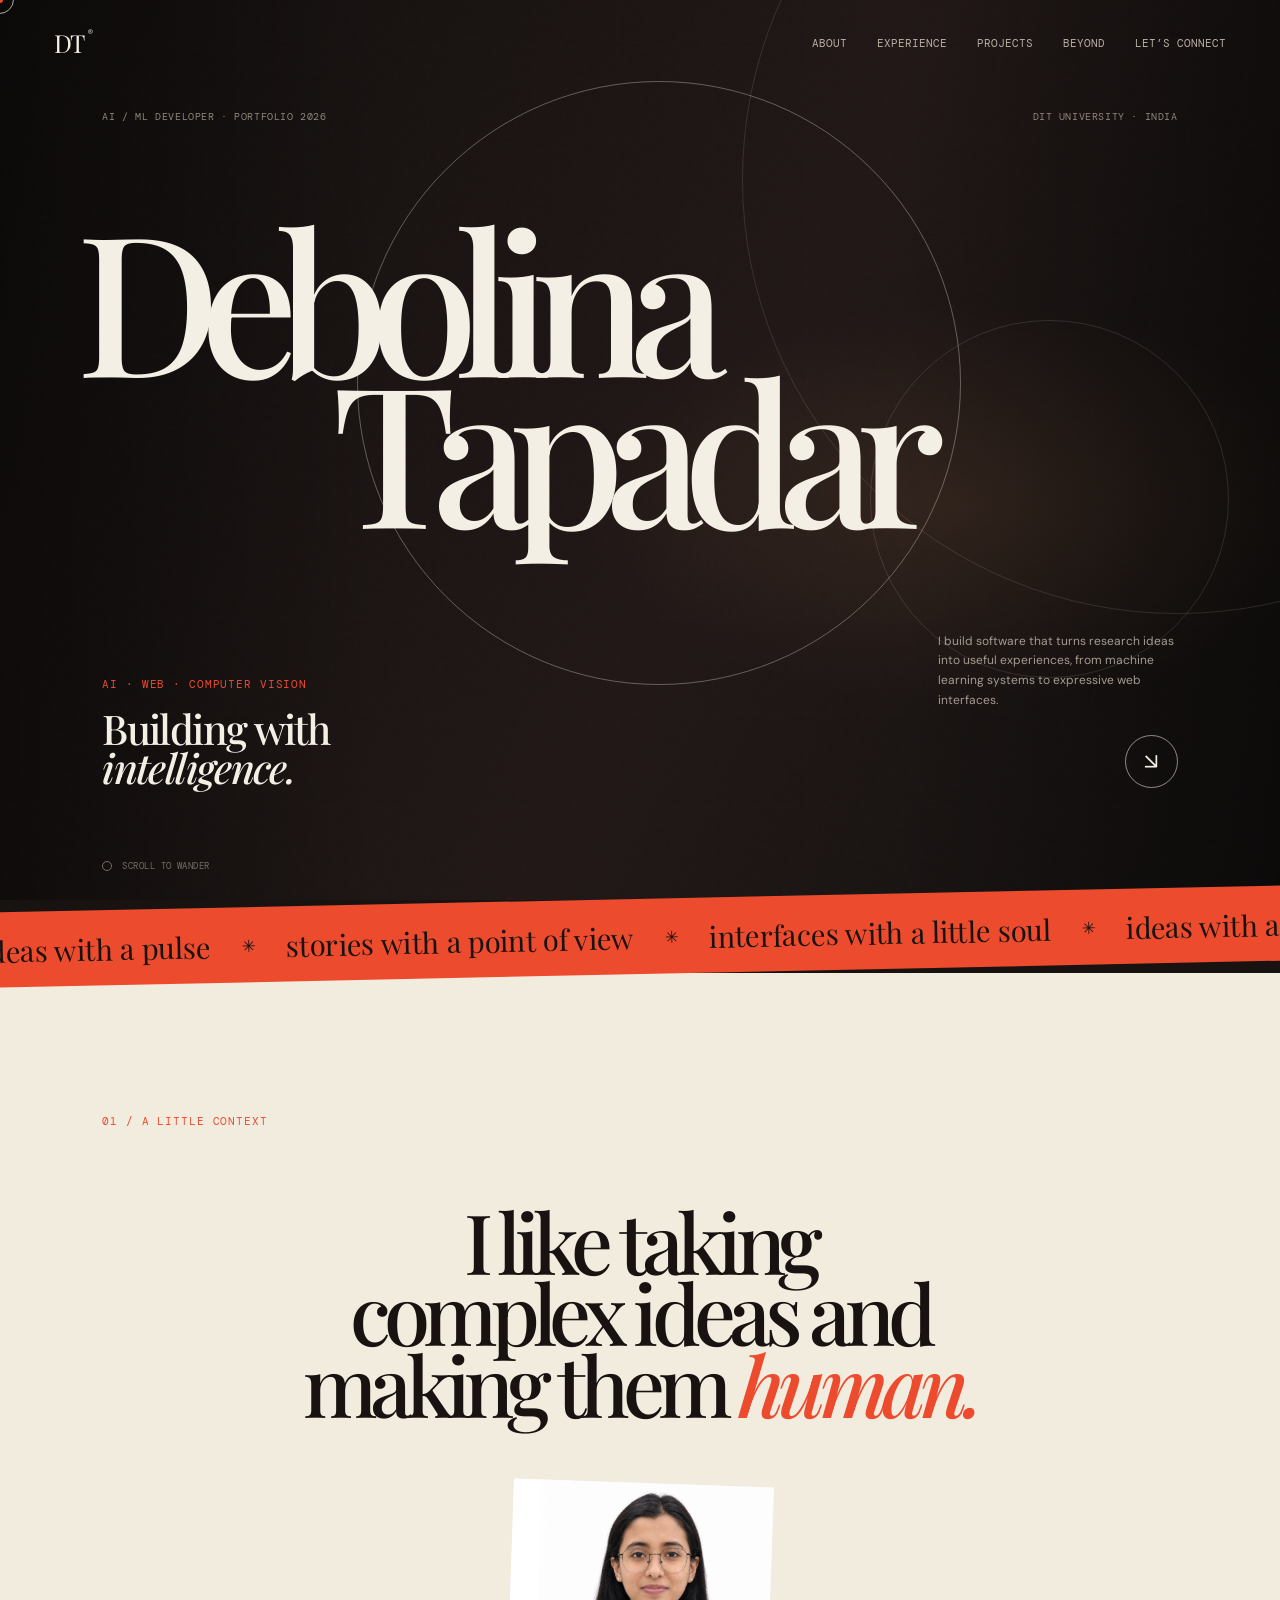
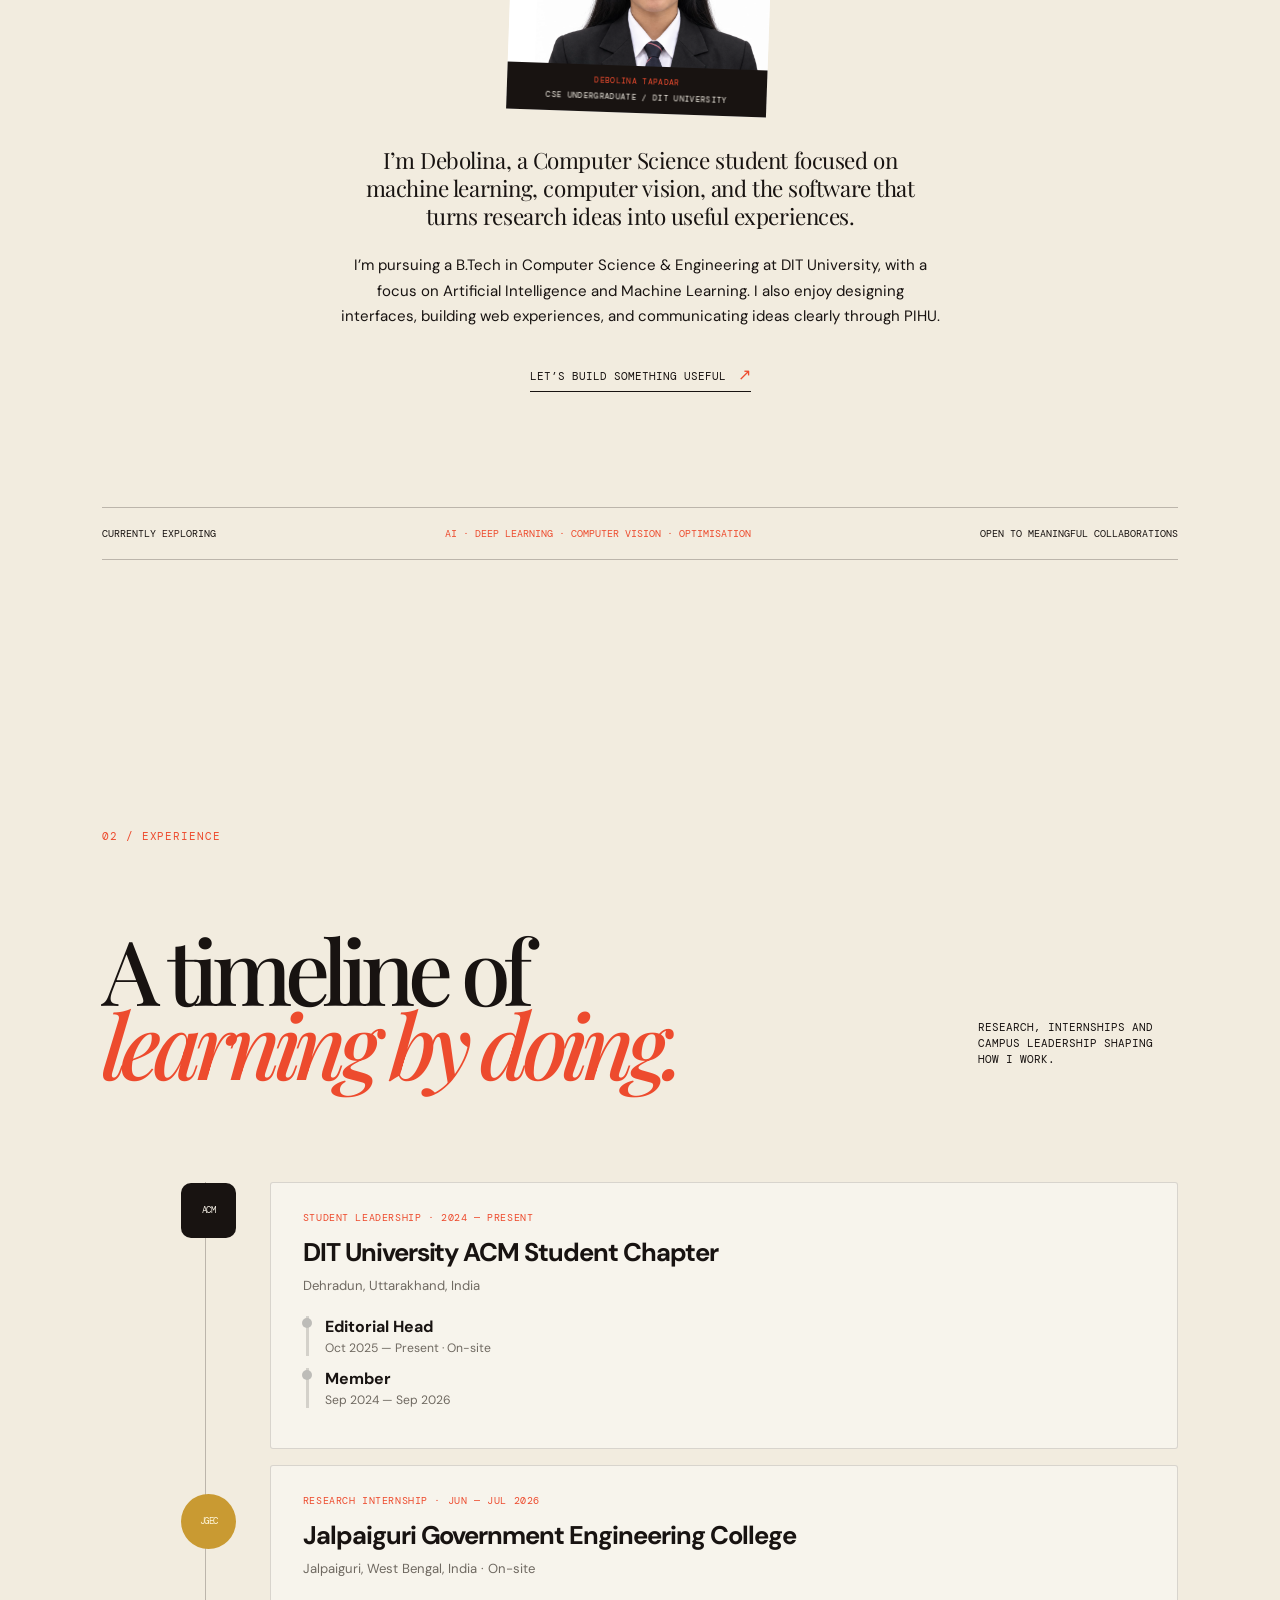
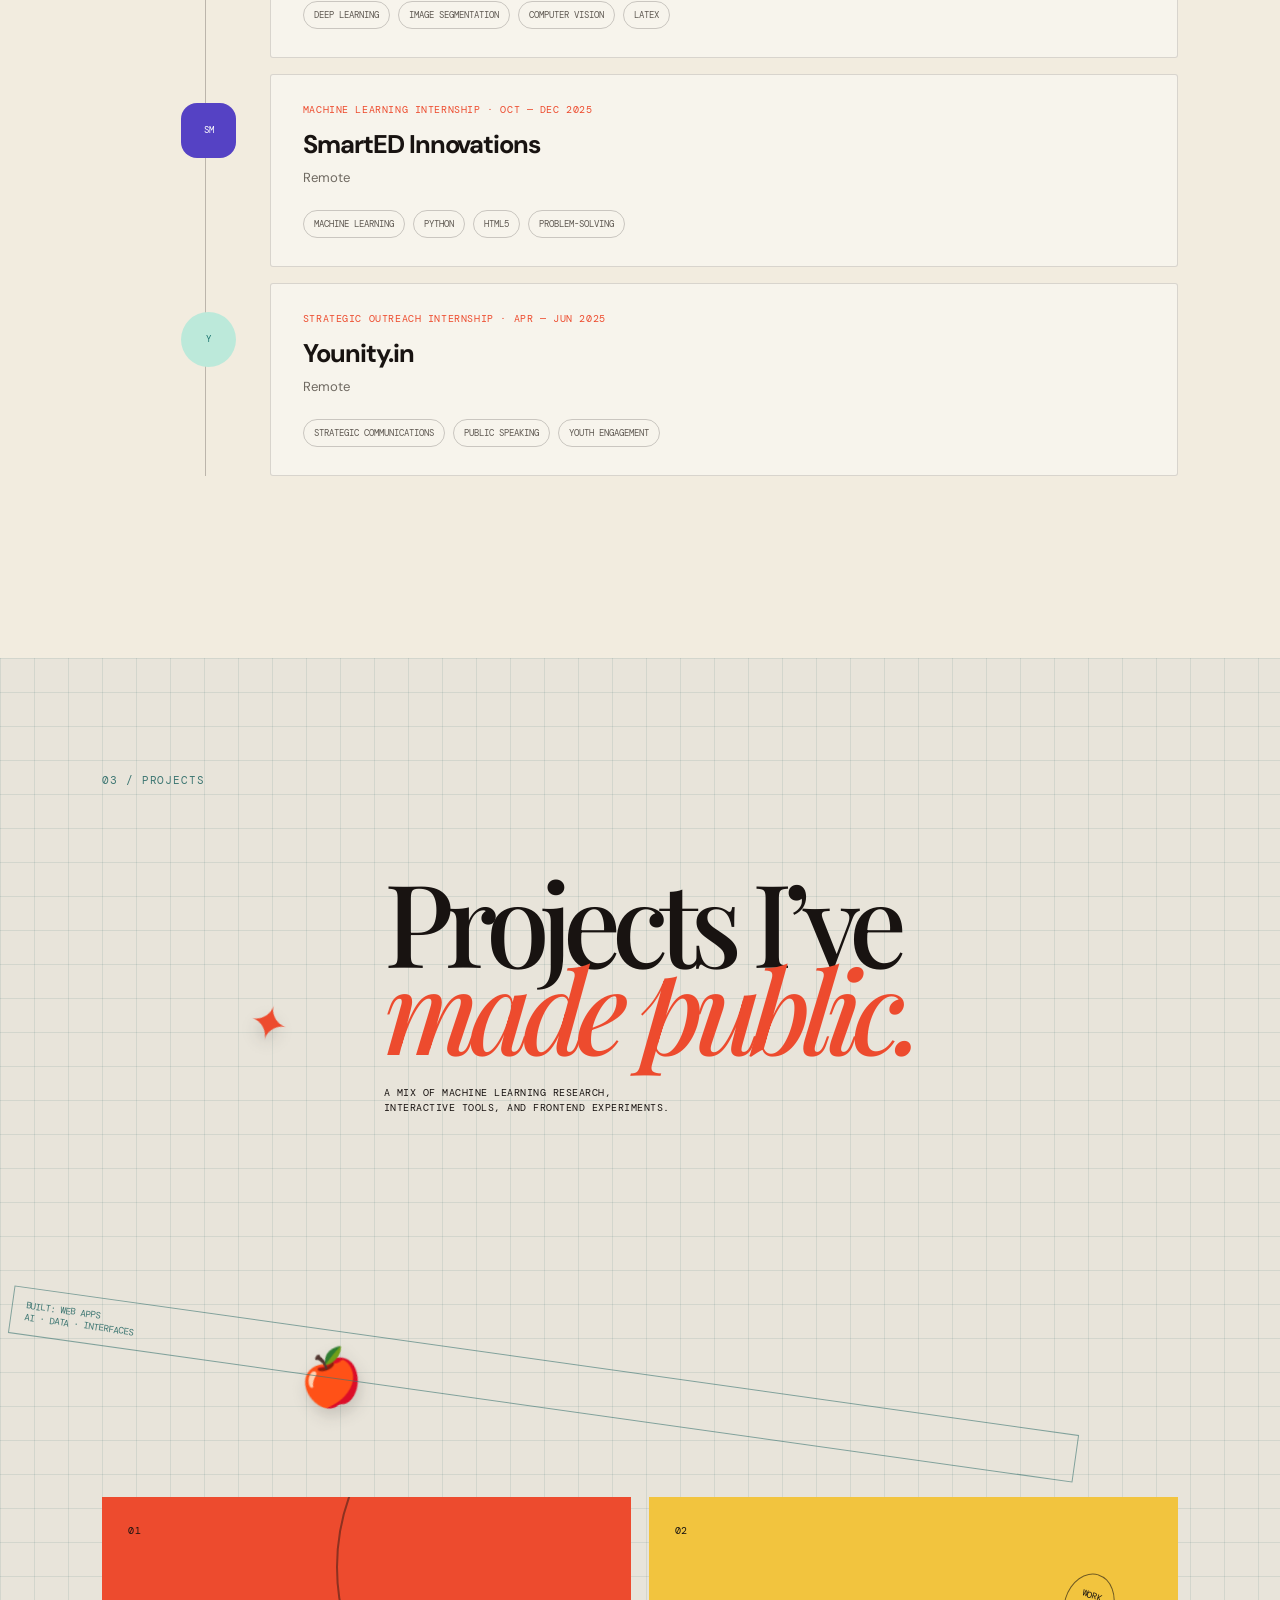
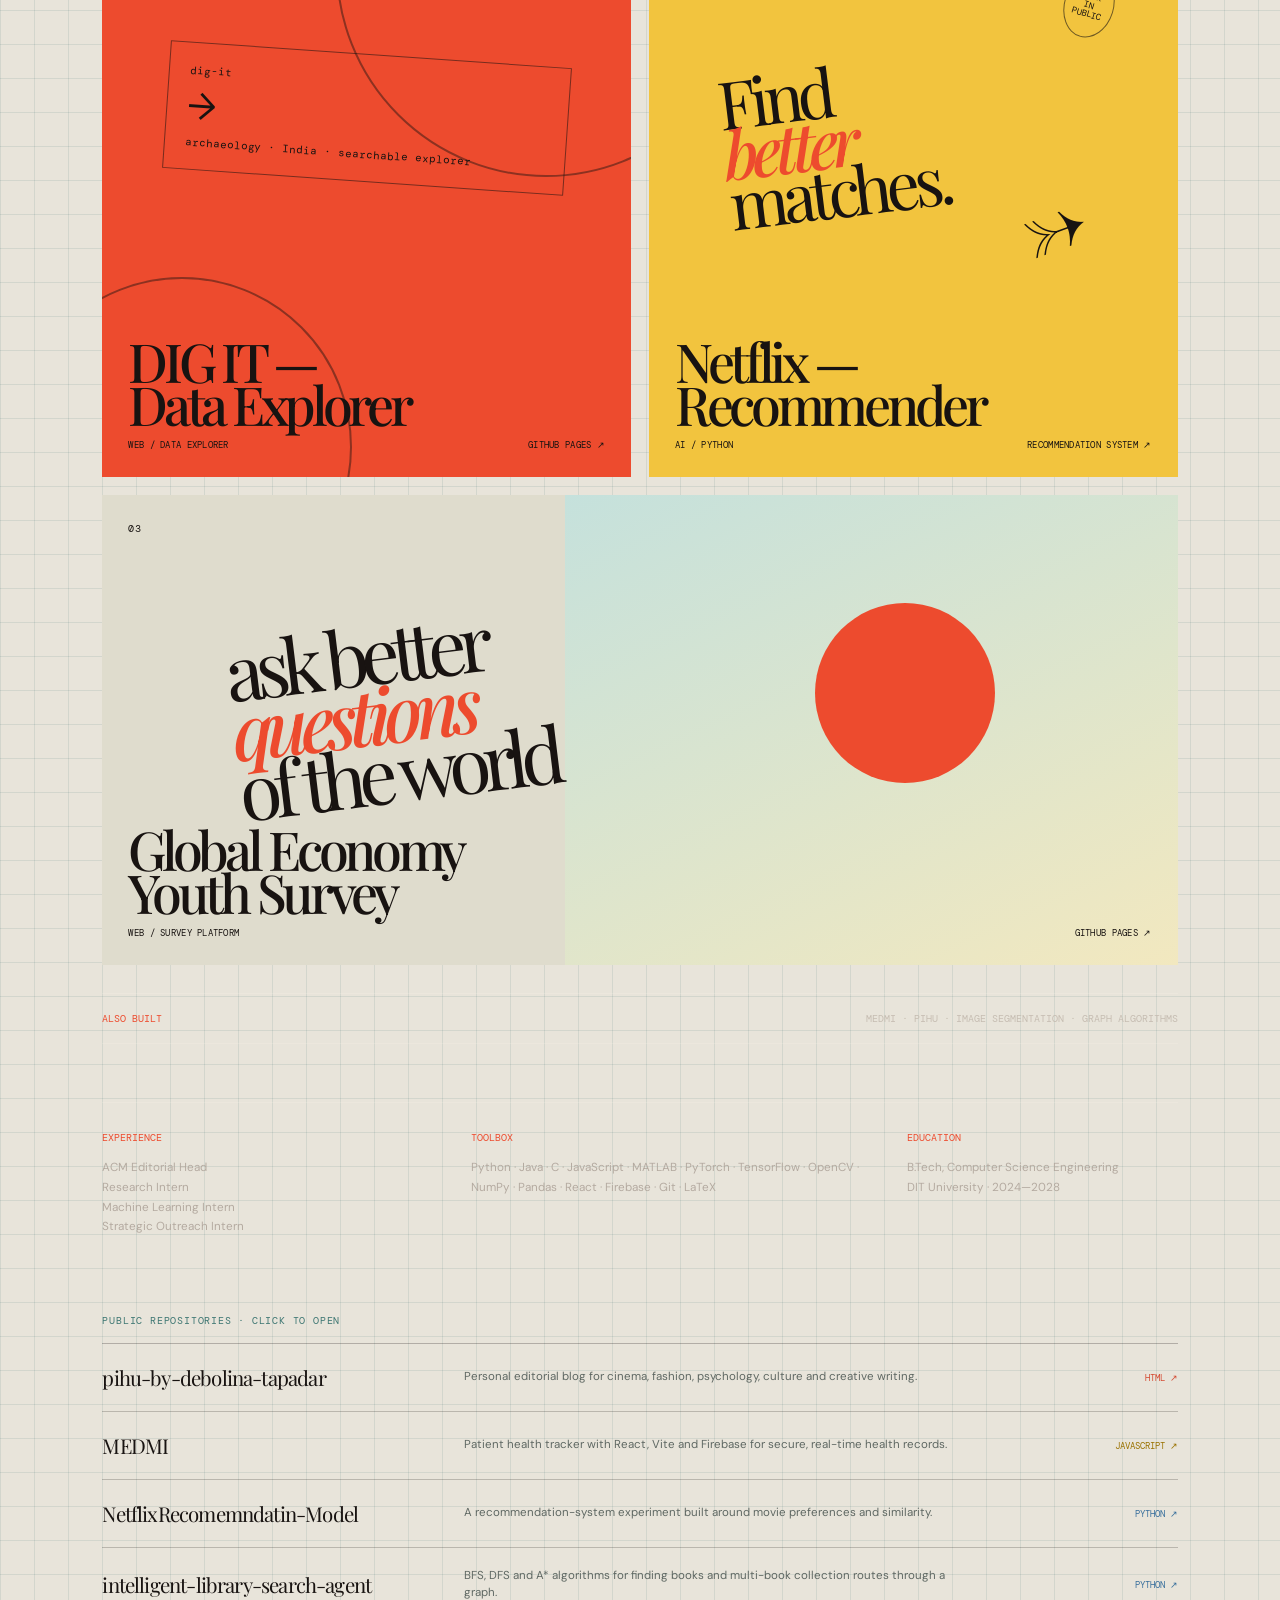
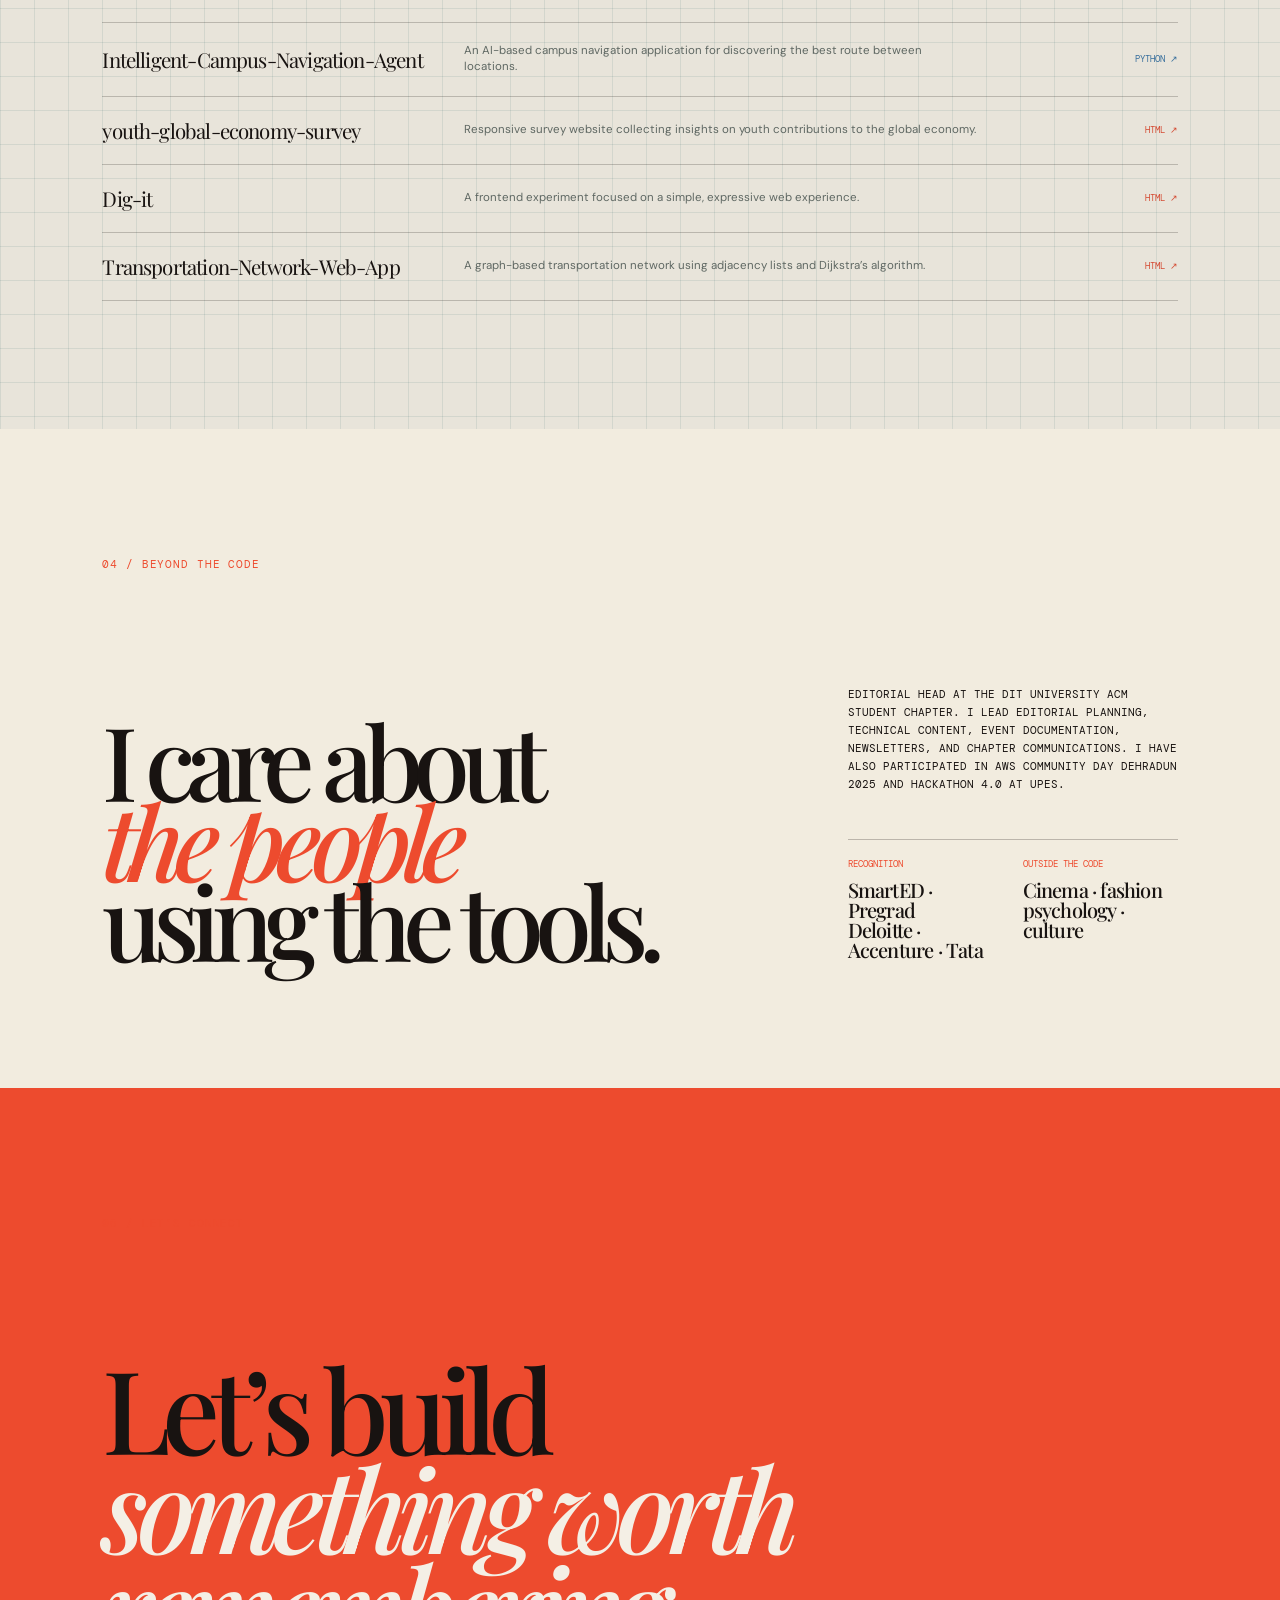
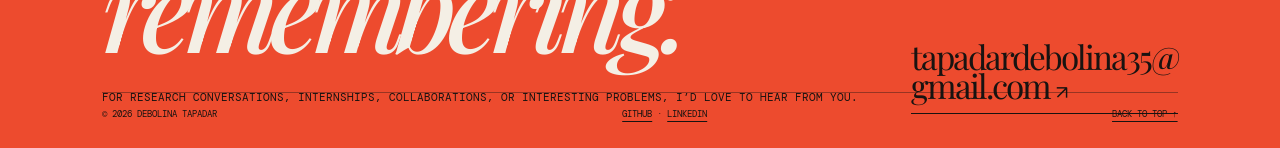
<file: index.html>
<!doctype html>
<html lang="en">
  <head>
    <meta charset="UTF-8" />
    <meta name="viewport" content="width=device-width, initial-scale=1.0" />
    <meta name="theme-color" content="#171311" />
    <meta name="description" content="Debolina Tapadar — AI/ML-focused Computer Science student portfolio." />
    <title>Debolina Tapadar | AI/ML Developer</title>
    <link rel="stylesheet" href="styles.css" />
  </head>
  <body>
    <div class="cursor-dot" aria-hidden="true"></div>
    <div class="cursor-ring" aria-hidden="true"></div>

    <header class="site-header">
      <a class="wordmark" href="#top" aria-label="Debolina Tapadar home">DT<span>®</span></a>
      <nav class="nav" aria-label="Main navigation">
        <a href="#about">About</a>
        <a href="#experience">Experience</a>
        <a href="#work">Projects</a>
        <a href="#notes">Beyond</a>
        <a href="#contact">Let’s connect</a>
      </nav>
      <button class="menu-button" aria-label="Toggle menu" aria-expanded="false"><span></span><span></span></button>
    </header>

    <main id="top">
      <section class="hero section-pad">
        <div class="hero-grain"></div>
        <div class="hero-orbit orbit-one"></div>
        <div class="hero-orbit orbit-two"></div>
        <div class="hero-topline"><span>AI / ML Developer · Portfolio 2026</span><span>DIT University · India</span></div>
        <div class="hero-name" aria-label="Debolina Tapadar">
          <span>Debolina</span>
          <span class="hero-name-indent">Tapadar</span>
        </div>
        <div class="hero-bottomline">
          <div class="hero-intro">
            <p class="eyebrow">AI · web · computer vision</p>
            <h1>Building with<br /><em>intelligence.</em></h1>
          </div>
          <div class="hero-side-note">
            <p>I build software that turns research ideas into useful experiences, from machine learning systems to expressive web interfaces.</p>
            <a class="round-arrow" href="#work" aria-label="Scroll to selected work">↘</a>
          </div>
        </div>
        <div class="scroll-cue"><span></span> Scroll to wander</div>
      </section>

      <div class="ticker" aria-label="Portfolio themes">
        <div class="ticker-track">
          <span>ideas with a pulse</span><b>✳</b><span>stories with a point of view</span><b>✳</b><span>interfaces with a little soul</span><b>✳</b>
          <span>ideas with a pulse</span><b>✳</b><span>stories with a point of view</span><b>✳</b><span>interfaces with a little soul</span><b>✳</b>
        </div>
      </div>

      <section class="about section-pad" id="about">
        <div class="section-label">01 / A little context</div>
        <div class="about-grid reveal">
          <h2>I like taking<br />complex ideas and<br />making them <em>human.</em></h2>
          <div class="about-copy">
            <figure class="profile-portrait">
              <img src="profile.png" alt="Portrait of Debolina Tapadar" />
              <figcaption><span>Debolina Tapadar</span><span>CSE undergraduate / DIT University</span></figcaption>
            </figure>
            <p class="lead">I’m Debolina, a Computer Science student focused on machine learning, computer vision, and the software that turns research ideas into useful experiences.</p>
            <p>I’m pursuing a B.Tech in Computer Science &amp; Engineering at DIT University, with a focus on Artificial Intelligence and Machine Learning. I also enjoy designing interfaces, building web experiences, and communicating ideas clearly through PIHU.</p>
            <a class="text-link" href="#contact">Let’s build something useful <span>↗</span></a>
          </div>
        </div>
        <div class="about-ribbon reveal">
          <span>Currently exploring</span>
          <strong>AI · deep learning · computer vision · optimisation</strong>
          <span>Open to meaningful collaborations</span>
        </div>
      </section>

      <section class="experience section-pad" id="experience">
        <div class="section-label">02 / Experience</div>
        <div class="experience-intro reveal">
          <h2>A timeline of<br /><em>learning by doing.</em></h2>
          <p>Research, internships and campus leadership shaping how I work.</p>
        </div>
        <div class="experience-timeline reveal">
          <article class="experience-item">
            <div class="experience-marker marker-acm">ACM</div>
            <div class="experience-main"><div class="experience-kicker">Student leadership · 2024 — Present</div><h3>DIT University ACM Student Chapter</h3><p class="experience-meta">Dehradun, Uttarakhand, India</p><div class="experience-line"><strong>Editorial Head</strong><span>Oct 2025 — Present · On-site</span></div><div class="experience-line"><strong>Member</strong><span>Sep 2024 — Sep 2026</span></div></div>
          </article>
          <article class="experience-item">
            <div class="experience-marker marker-jgec">JGEC</div>
            <div class="experience-main"><div class="experience-kicker">Research internship · Jun — Jul 2026</div><h3>Jalpaiguri Government Engineering College</h3><p class="experience-meta">Jalpaiguri, West Bengal, India · On-site</p><div class="experience-skills"><span>Deep Learning</span><span>Image Segmentation</span><span>Computer Vision</span><span>LaTeX</span></div></div>
          </article>
          <article class="experience-item">
            <div class="experience-marker marker-smart">SM</div>
            <div class="experience-main"><div class="experience-kicker">Machine learning internship · Oct — Dec 2025</div><h3>SmartED Innovations</h3><p class="experience-meta">Remote</p><div class="experience-skills"><span>Machine Learning</span><span>Python</span><span>HTML5</span><span>Problem-solving</span></div></div>
          </article>
          <article class="experience-item">
            <div class="experience-marker marker-younity">Y</div>
            <div class="experience-main"><div class="experience-kicker">Strategic outreach internship · Apr — Jun 2025</div><h3>Younity.in</h3><p class="experience-meta">Remote</p><div class="experience-skills"><span>Strategic Communications</span><span>Public Speaking</span><span>Youth engagement</span></div></div>
          </article>
        </div>
      </section>

      <section class="work projects-page brain section-pad" id="work">
        <div class="brain-grid"></div>
        <div class="section-label">03 / Projects</div>
        <div class="brain-intro reveal">
          <h2>Projects I’ve<br /><em>made public.</em></h2>
          <p>A mix of machine learning research, interactive tools, and frontend experiments.</p>
        </div>
        <div class="floating-object object-star" aria-hidden="true">✦</div>
        <div class="floating-object object-apple" aria-hidden="true">🍎</div>
        <div class="floating-object object-shell" aria-hidden="true">◉</div>
        <div class="brain-note note-one">built: web apps<br />AI · data · interfaces</div>

        <div class="work-grid">
          <article class="project project-coral reveal tilt-card">
            <div class="project-number">01</div>
            <div class="coral-shape shape-a"></div><div class="coral-shape shape-b"></div>
            <div class="search-window"><span>dig-it</span><b>→</b><span>archaeology · India · searchable explorer</span></div>
            <div class="project-meta"><span>Web / Data explorer</span><span>GitHub Pages ↗</span></div>
            <h3>DIG IT —<br />Data Explorer</h3>
          </article>

          <article class="project project-paper reveal tilt-card">
            <div class="project-number">02</div>
            <div class="paper-stamp">WORK<br />IN<br />PUBLIC</div>
            <div class="paper-copy">Find<br /><em>better</em><br />matches.</div>
            <div class="paper-doodle">↗</div>
            <div class="project-meta"><span>AI / Python</span><span>Recommendation system ↗</span></div>
            <h3>Netflix —<br />Recommender</h3>
          </article>

          <article class="project project-wide reveal tilt-card">
            <div class="project-number">03</div>
            <div class="wide-sky"></div><div class="wide-sun"></div><div class="wide-scribble">ask better<br /><em>questions</em><br />of the world</div>
            <div class="project-meta"><span>Web / Survey platform</span><span>GitHub Pages ↗</span></div>
            <h3>Global Economy<br />Youth Survey</h3>
          </article>
        </div>
        <div class="more-projects reveal"><span>Also built</span><strong>MEDMI · PIHU · image segmentation · graph algorithms</strong></div>
        <div class="credentials reveal">
          <div>
            <span class="credential-label">Experience</span>
            <p>ACM Editorial Head<br />Research Intern<br />Machine Learning Intern<br />Strategic Outreach Intern</p>
          </div>
          <div>
            <span class="credential-label">Toolbox</span>
            <p>Python · Java · C · JavaScript · MATLAB · PyTorch · TensorFlow · OpenCV · NumPy · Pandas · React · Firebase · Git · LaTeX</p>
          </div>
          <div>
            <span class="credential-label">Education</span>
            <p>B.Tech, Computer Science Engineering<br />DIT University · 2024—2028</p>
          </div>
        </div>
        <div class="project-archive reveal">
          <div class="project-archive-label">Public repositories · click to open</div>
          <div class="repo-list">
          <a class="repo-row" href="https://github.com/debolinatapadar/pihu-by-debolina-tapadar" target="_blank" rel="noreferrer"><span class="repo-name">pihu-by-debolina-tapadar</span><span class="repo-description">Personal editorial blog for cinema, fashion, psychology, culture and creative writing.</span><span class="repo-tag html-tag">HTML ↗</span></a>
          <a class="repo-row" href="https://github.com/debolinatapadar/MEDMI" target="_blank" rel="noreferrer"><span class="repo-name">MEDMI</span><span class="repo-description">Patient health tracker with React, Vite and Firebase for secure, real-time health records.</span><span class="repo-tag js-tag">JavaScript ↗</span></a>
          <a class="repo-row" href="https://github.com/debolinatapadar/NetflixRecomemndatin-Model" target="_blank" rel="noreferrer"><span class="repo-name">NetflixRecomemndatin-Model</span><span class="repo-description">A recommendation-system experiment built around movie preferences and similarity.</span><span class="repo-tag py-tag">Python ↗</span></a>
          <a class="repo-row" href="https://github.com/debolinatapadar/intelligent-library-search-agent" target="_blank" rel="noreferrer"><span class="repo-name">intelligent-library-search-agent</span><span class="repo-description">BFS, DFS and A* algorithms for finding books and multi-book collection routes through a graph.</span><span class="repo-tag py-tag">Python ↗</span></a>
          <a class="repo-row" href="https://github.com/debolinatapadar/Intelligent-Campus-Navigation-Agent" target="_blank" rel="noreferrer"><span class="repo-name">Intelligent-Campus-Navigation-Agent</span><span class="repo-description">An AI-based campus navigation application for discovering the best route between locations.</span><span class="repo-tag py-tag">Python ↗</span></a>
          <a class="repo-row" href="https://github.com/debolinatapadar/youth-global-economy-survey" target="_blank" rel="noreferrer"><span class="repo-name">youth-global-economy-survey</span><span class="repo-description">Responsive survey website collecting insights on youth contributions to the global economy.</span><span class="repo-tag html-tag">HTML ↗</span></a>
          <a class="repo-row" href="https://github.com/debolinatapadar/Dig-it" target="_blank" rel="noreferrer"><span class="repo-name">Dig-it</span><span class="repo-description">A frontend experiment focused on a simple, expressive web experience.</span><span class="repo-tag html-tag">HTML ↗</span></a>
          <a class="repo-row" href="https://github.com/debolinatapadar/Transportation-Network-Web-App" target="_blank" rel="noreferrer"><span class="repo-name">Transportation-Network-Web-App</span><span class="repo-description">A graph-based transportation network using adjacency lists and Dijkstra’s algorithm.</span><span class="repo-tag html-tag">HTML ↗</span></a>
          </div>
        </div>
      </section>

      <section class="notes-page section-pad" id="notes">
        <div class="section-label">04 / Beyond the code</div>
        <div class="notes-layout reveal">
          <div>
            <h2>I care about<br /><em>the people</em><br />using the tools.</h2>
          </div>
          <div class="notes-copy">
            <p>Editorial Head at the DIT University ACM Student Chapter. I lead editorial planning, technical content, event documentation, newsletters, and chapter communications. I have also participated in AWS Community Day Dehradun 2025 and Hackathon 4.0 at UPES.</p>
            <div class="notes-cards">
              <div><span>Recognition</span><strong>SmartED · Pregrad<br />Deloitte · Accenture · Tata</strong></div>
              <div><span>Outside the code</span><strong>Cinema · fashion<br />psychology · culture</strong></div>
            </div>
          </div>
        </div>
      </section>

      <section class="contact section-pad" id="contact">
        <div class="section-label">05 / Let’s connect</div>
        <div class="contact-layout reveal">
          <div>
            <h2>Let’s build<br /><em>something worth remembering.</em></h2>
            <p>For research conversations, internships, collaborations, or interesting problems, I’d love to hear from you.</p>
          </div>
          <a class="email-link" href="mailto:tapadardebolina35@gmail.com">tapadardebolina35@<br />gmail.com <span>↗</span></a>
        </div>
        <div class="contact-footer"><span>© 2026 Debolina Tapadar</span><span><a href="https://github.com/debolinatapadar">GitHub</a> · <a href="https://linkedin.com/in/debolina-tapadar">LinkedIn</a></span><a href="#top">Back to top ↑</a></div>
      </section>
    </main>

    <script src="script.js"></script>
  </body>
</html>
</file>
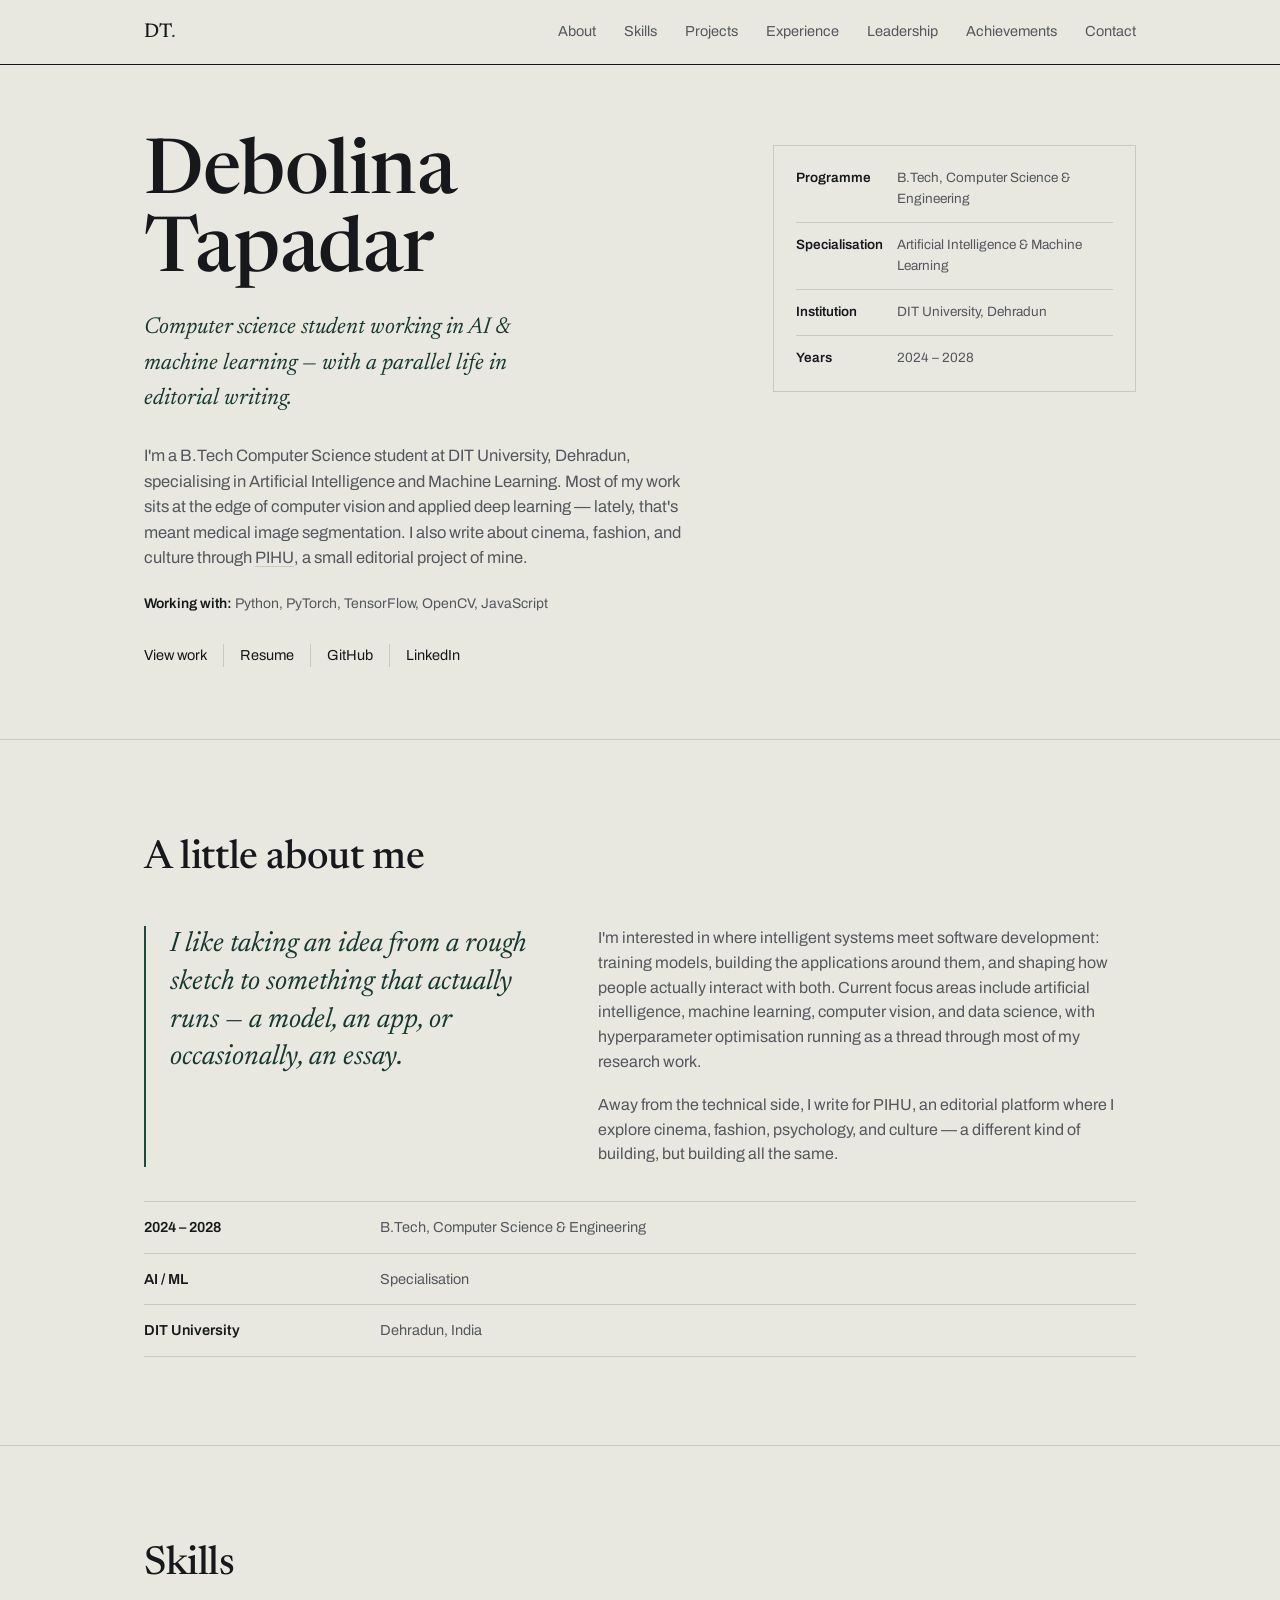
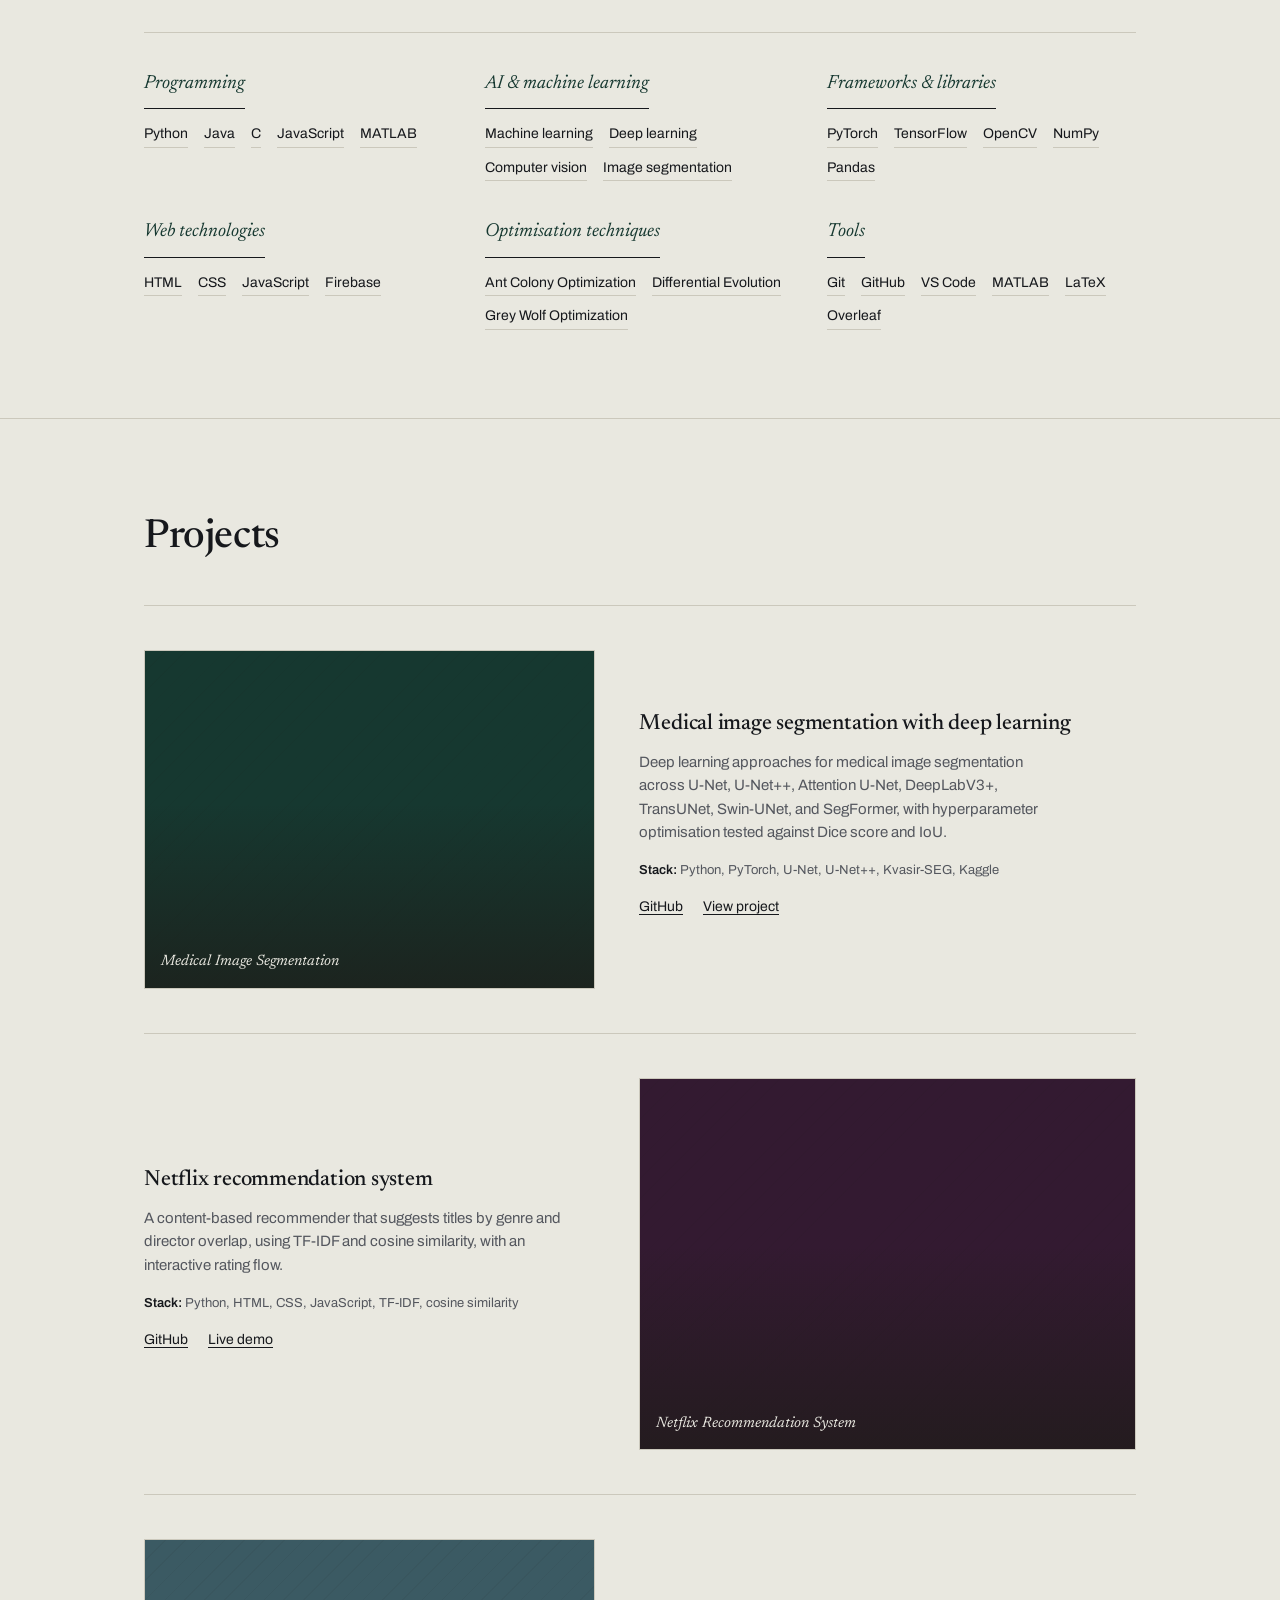
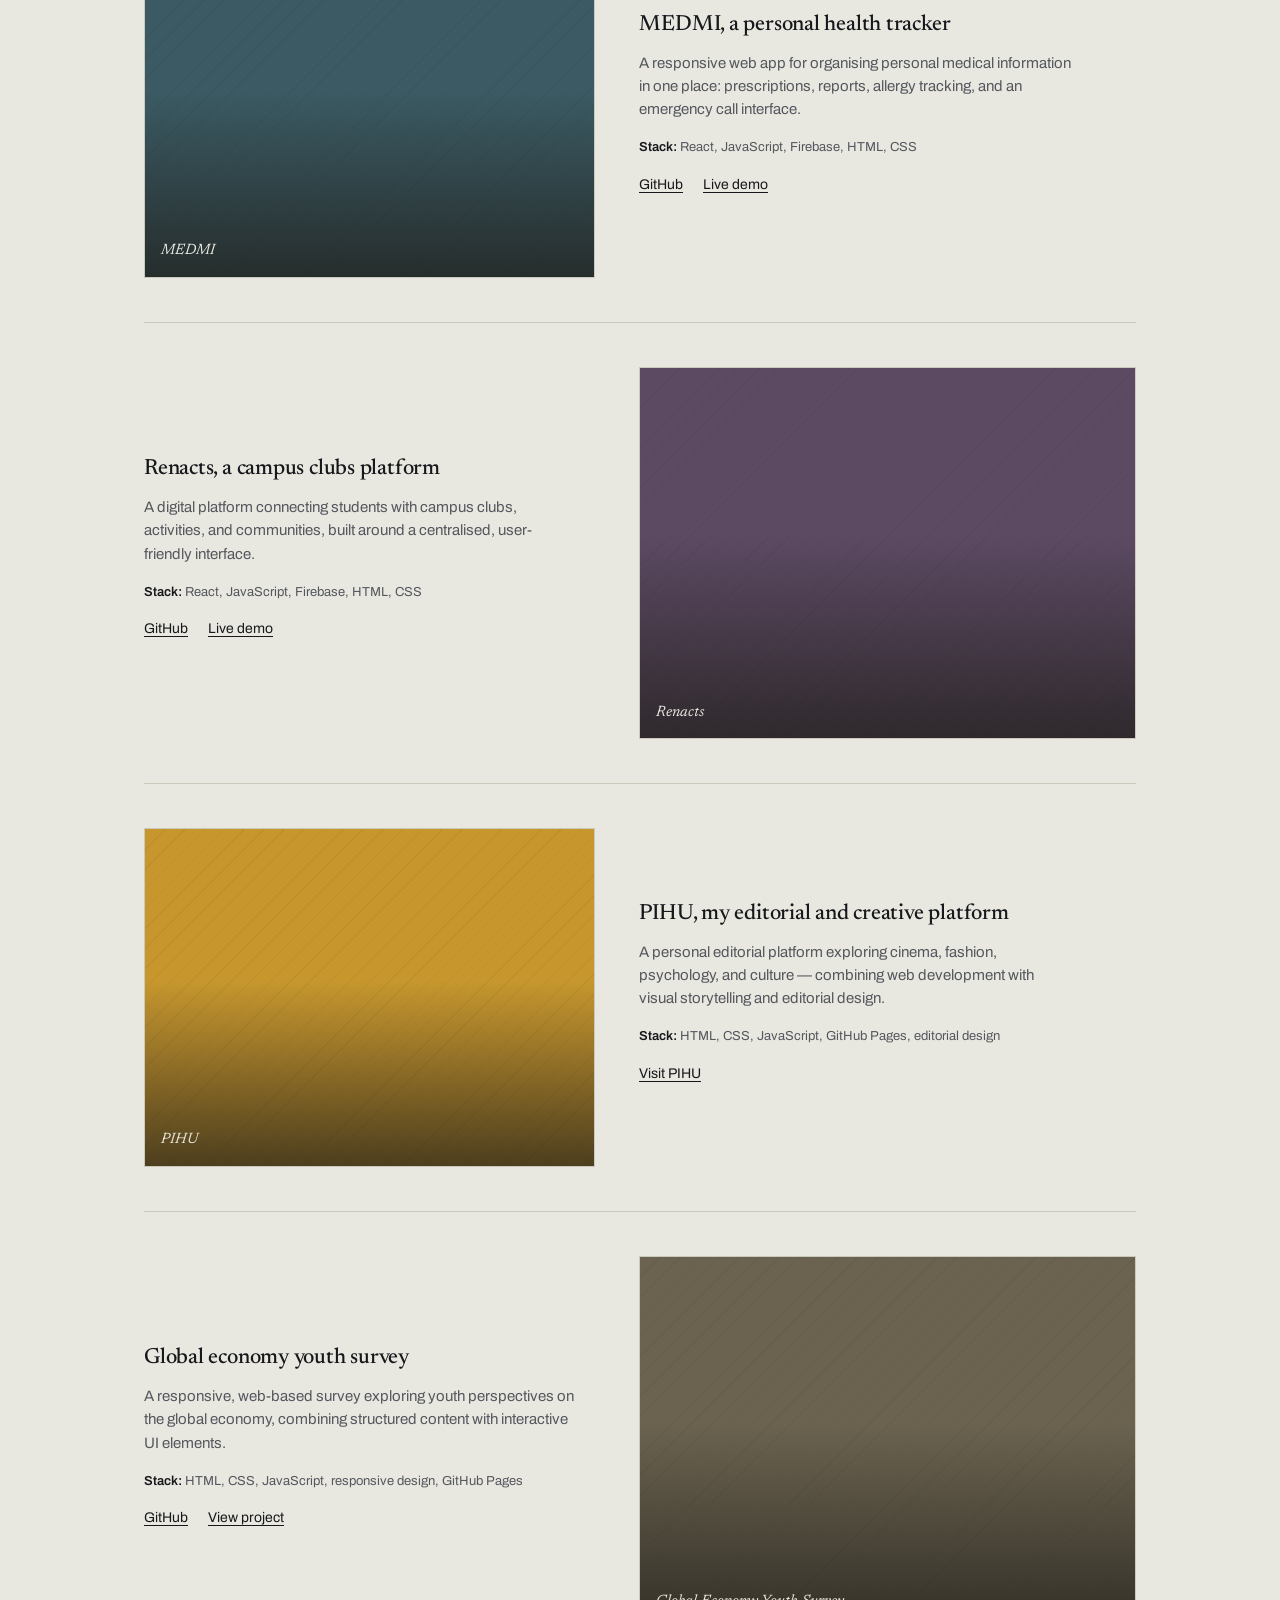
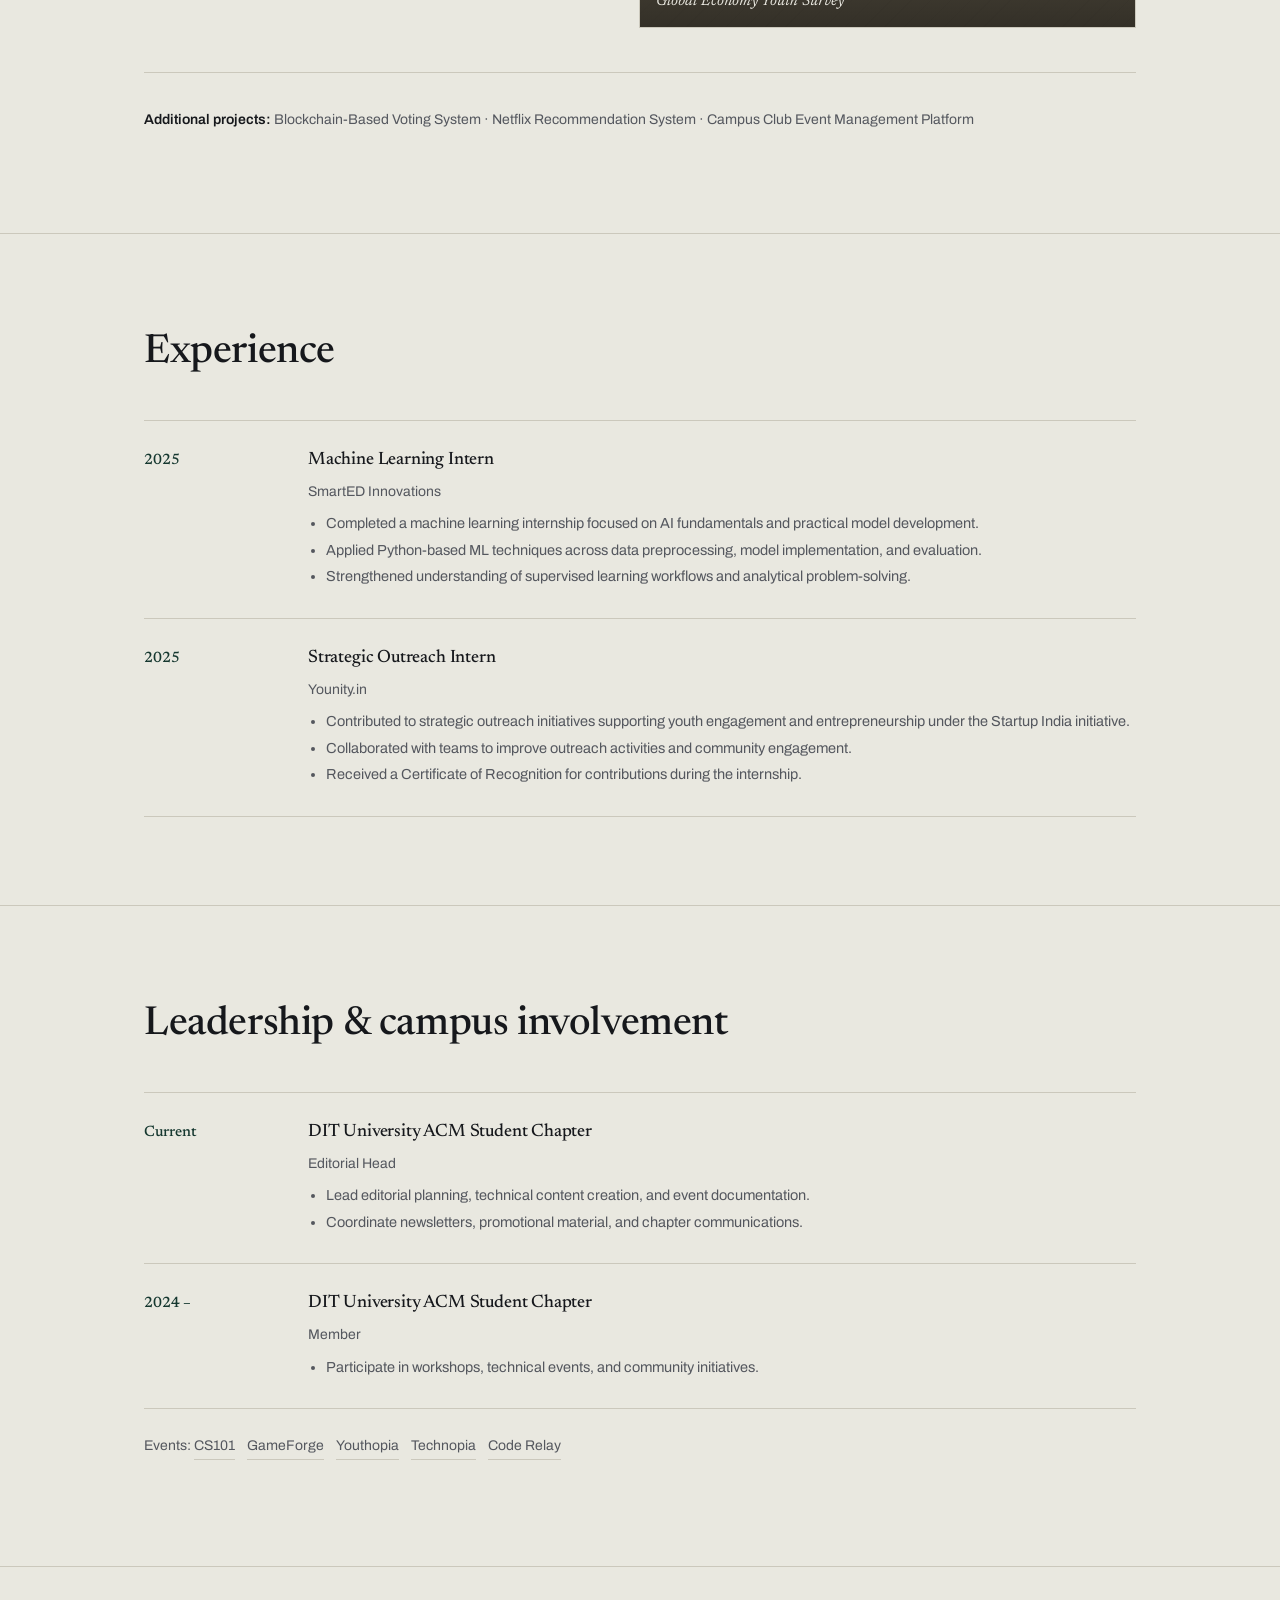
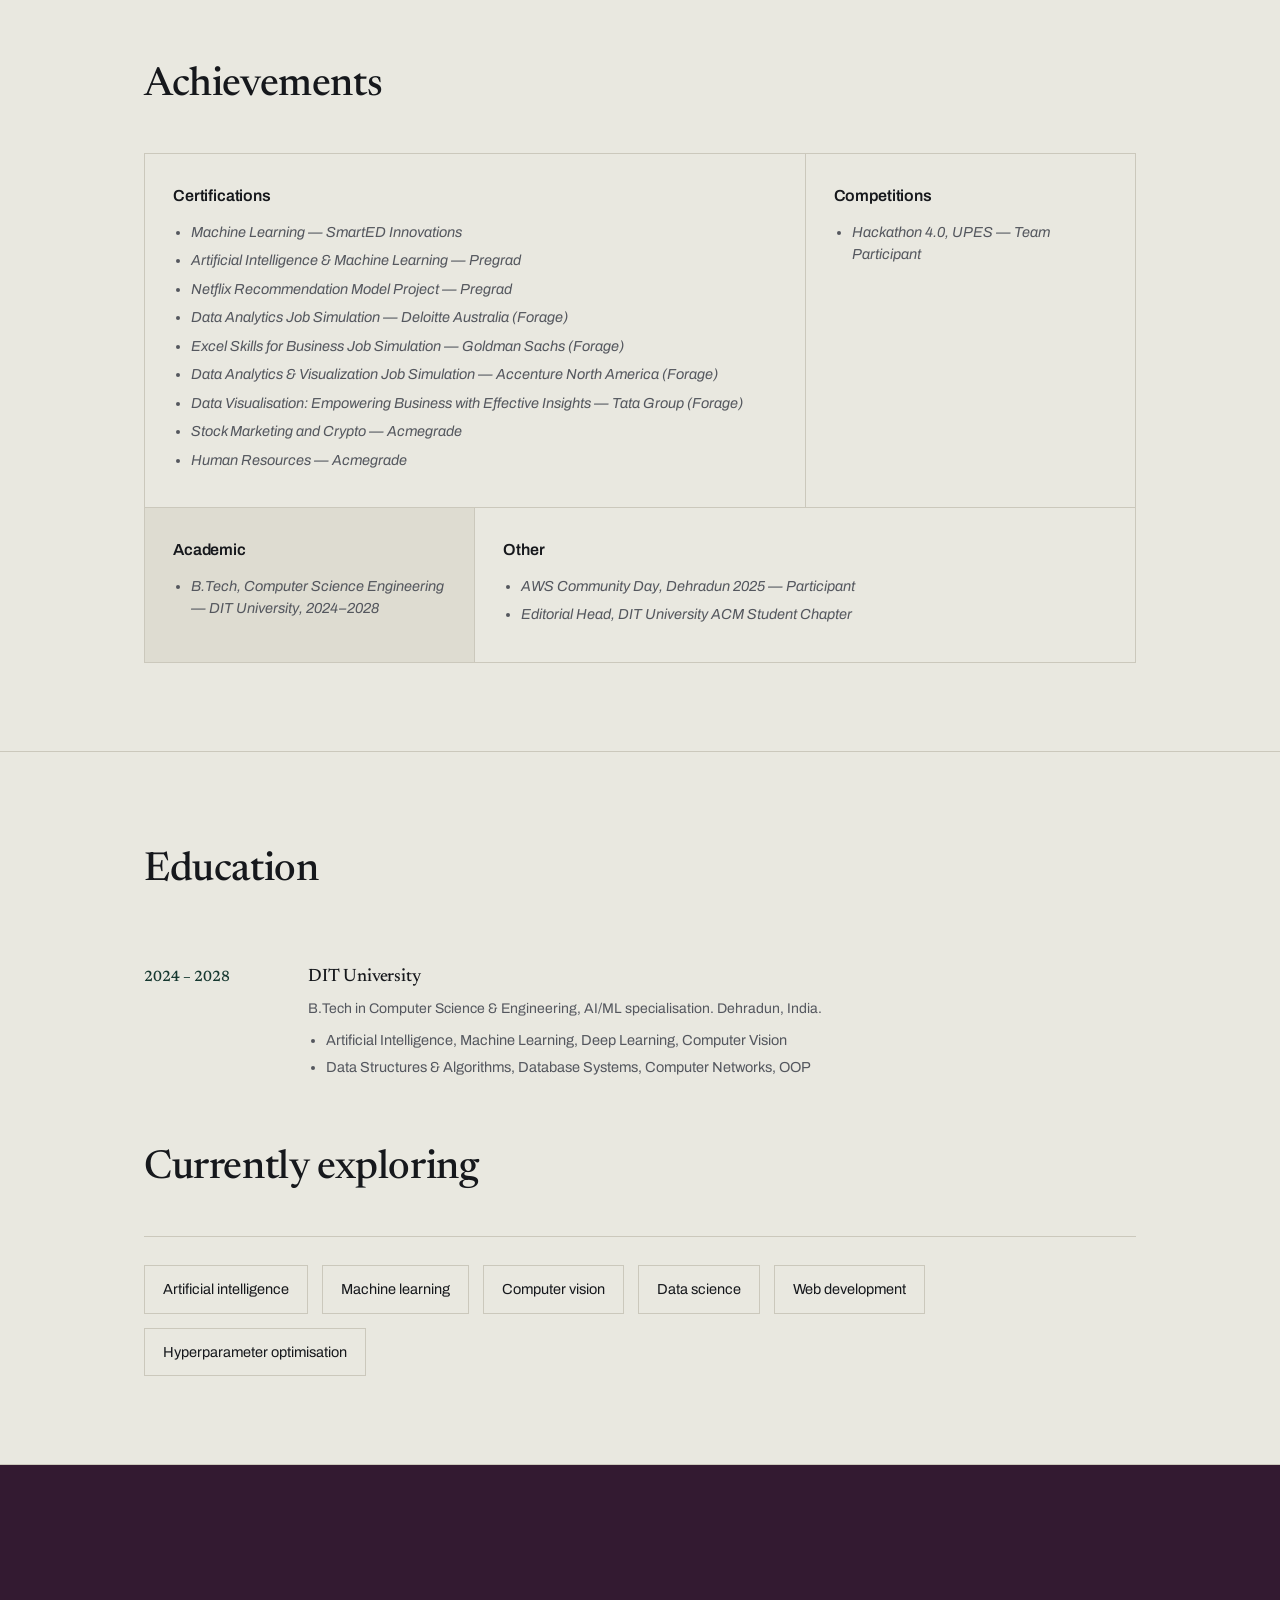
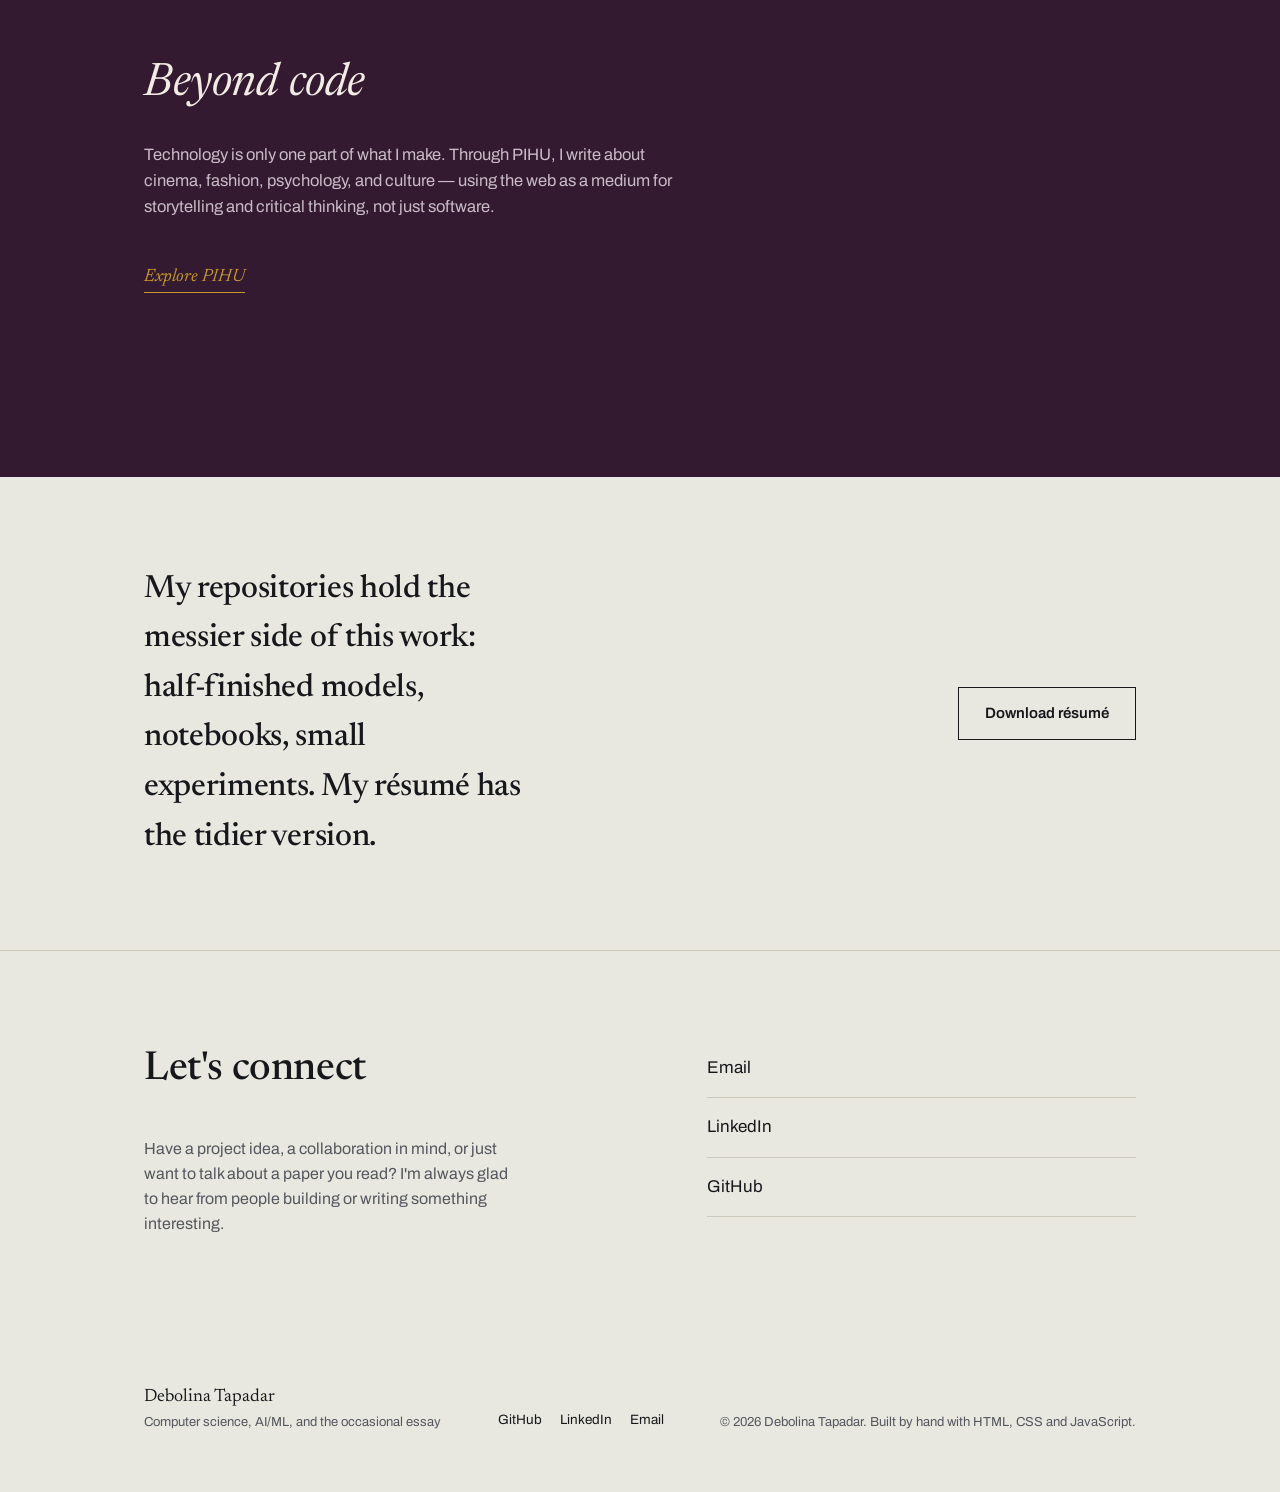
<file: index (3).html>
<!DOCTYPE html>
<html lang="en">
<head>
<meta charset="UTF-8">
<meta name="viewport" content="width=device-width, initial-scale=1.0">
<title>Debolina Tapadar — Portfolio</title>
<link rel="preconnect" href="https://fonts.googleapis.com">
<link rel="preconnect" href="https://fonts.gstatic.com" crossorigin>
<link href="https://fonts.googleapis.com/css2?family=Newsreader:ital,wght@0,400;0,500;0,600;1,400;1,500&family=Archivo:wght@400;500;600&display=swap" rel="stylesheet">
<style>

/* ---------------------------------------------------
   TOKENS
--------------------------------------------------- */
:root{
  --paper:#E9E8E0;
  --paper-dim:#DEDCD1;
  --ink:#16181C;
  --ink-soft:#54575E;
  --line:#CBC8BC;
  --pine:#204A3F;
  --pine-dim:#163830;
  --plum:#4A2647;
  --plum-dim:#331A31;
  --gold:#C7972E;

  --serif: 'Newsreader', serif;
  --sans: 'Archivo', sans-serif;

  --gutter: clamp(20px, 5vw, 64px);
  --measure: 62ch;
}

*{box-sizing:border-box;}
html{scroll-behavior:smooth;}
body{
  margin:0;
  background:var(--paper);
  color:var(--ink);
  font-family:var(--sans);
  font-size:16px;
  line-height:1.55;
  -webkit-font-smoothing:antialiased;
}
img,svg{display:block; max-width:100%;}
a{color:inherit;}
::selection{background:var(--pine); color:var(--paper);}

.wrap{
  max-width:1120px;
  margin:0 auto;
  padding-left:var(--gutter);
  padding-right:var(--gutter);
}

h1,h2,h3{
  font-family:var(--serif);
  font-weight:500;
  margin:0;
  letter-spacing:-0.01em;
}

.eyebrowless-heading{
  font-size:clamp(28px,4vw,40px);
  margin-bottom:36px;
}

.rule{
  border:none;
  border-top:1px solid var(--line);
  margin:0;
}

section{
  padding:88px 0;
  border-bottom:1px solid var(--line);
}
section:last-of-type{border-bottom:none;}

/* focus visibility */
a:focus-visible, button:focus-visible{
  outline:2px solid var(--pine);
  outline-offset:3px;
}
@media (prefers-reduced-motion: reduce){
  *{animation-duration:0.001ms !important; transition-duration:0.001ms !important; scroll-behavior:auto !important;}
}

/* ---------------------------------------------------
   MASTHEAD / NAV
--------------------------------------------------- */
.masthead{
  position:sticky; top:0; z-index:40;
  background:var(--paper);
  border-bottom:1px solid var(--ink);
}
.masthead .wrap{
  display:flex; align-items:center; justify-content:space-between;
  height:64px;
}
.mark{
  font-family:var(--serif);
  font-weight:500; font-size:20px;
  text-decoration:none;
}
.mark em{font-style:italic; color:var(--pine); font-weight:400;}

nav.primary{display:flex; gap:28px;}
nav.primary a{
  font-size:14.5px;
  text-decoration:none;
  color:var(--ink-soft);
  padding:4px 0;
  border-bottom:1px solid transparent;
  transition:color .15s ease, border-color .15s ease;
}
nav.primary a:hover{color:var(--ink); border-color:var(--ink);}

.menu-btn{
  display:none;
  background:none; border:none; cursor:pointer;
  width:32px; height:32px; padding:0;
  position:relative;
}
.menu-btn span, .menu-btn span::before, .menu-btn span::after{
  content:''; position:absolute; left:6px; right:6px; height:1.5px; background:var(--ink);
}
.menu-btn span{top:15px;}
.menu-btn span::before{top:-7px;}
.menu-btn span::after{top:7px;}

@media (max-width: 760px){
  nav.primary{
    display:none;
    position:absolute; top:64px; left:0; right:0;
    background:var(--paper); border-bottom:1px solid var(--line);
    flex-direction:column; gap:0; padding:8px var(--gutter) 18px;
  }
  nav.primary.open{display:flex;}
  nav.primary a{padding:10px 0; border-bottom:1px solid var(--paper-dim);}
  .menu-btn{display:block;}
}

/* ---------------------------------------------------
   HERO
--------------------------------------------------- */
.hero{
  padding-top:72px;
  padding-bottom:72px;
  opacity:0; transform:translateY(10px);
  animation: rise .7s ease forwards .1s;
}
@keyframes rise{ to{opacity:1; transform:none;} }

.hero-grid{
  display:grid;
  grid-template-columns: 1.6fr 1fr;
  gap:48px;
  align-items:start;
}
.hero h1{
  font-size:clamp(44px, 7vw, 76px);
  line-height:1.02;
}
.hero .role{
  font-family:var(--serif);
  font-style:italic;
  font-weight:400;
  color:var(--pine-dim);
  font-size:clamp(18px,2.4vw,23px);
  margin-top:18px;
  max-width:34ch;
}
.hero p.intro{
  margin-top:26px;
  max-width:var(--measure);
  color:var(--ink-soft);
  font-size:16.5px;
}
.hero .stack-line{
  margin-top:22px;
  font-size:14px;
  color:var(--ink-soft);
}
.hero .stack-line b{font-weight:600; color:var(--ink);}

.hero-links{
  margin-top:30px;
  display:flex; flex-wrap:wrap; gap:0;
  font-size:14.5px;
}
.hero-links a{
  text-decoration:none;
  padding:0 16px;
  border-left:1px solid var(--line);
}
.hero-links a:first-child{padding-left:0; border-left:none;}
.hero-links a:hover{color:var(--pine-dim); text-decoration:underline;}

.colophon{
  border:1px solid var(--line);
  padding:22px;
  font-size:13.5px;
  color:var(--ink-soft);
  margin-top:8px;
}
.colophon dl{margin:0; display:grid; grid-template-columns: auto 1fr; gap:8px 14px;}
.colophon dt{color:var(--ink); font-weight:600;}
.colophon dd{margin:0;}
.colophon .div{grid-column:1/-1; border-top:1px solid var(--line); margin:4px 0;}

@media (max-width: 820px){
  .hero-grid{grid-template-columns:1fr;}
}

/* ---------------------------------------------------
   ABOUT
--------------------------------------------------- */
.about-grid{
  display:grid;
  grid-template-columns: 0.85fr 1.15fr;
  gap:56px;
}
.pullquote{
  font-family:var(--serif);
  font-style:italic;
  font-weight:400;
  font-size:clamp(22px,2.6vw,28px);
  line-height:1.35;
  color:var(--pine-dim);
  border-left:2px solid var(--pine);
  padding-left:24px;
}
.about-body p{
  max-width:var(--measure);
  color:var(--ink-soft);
  margin:0 0 18px;
}
.about-body p:last-child{margin-bottom:0;}

.statlist{
  margin-top:34px;
  border-top:1px solid var(--line);
}
.statlist .row{
  display:grid; grid-template-columns: 220px 1fr;
  gap:16px;
  padding:14px 0;
  border-bottom:1px solid var(--line);
  font-size:14.5px;
}
.statlist .row span:first-child{font-weight:600;}
.statlist .row span:last-child{color:var(--ink-soft);}

@media (max-width: 820px){
  .about-grid{grid-template-columns:1fr;}
}

/* ---------------------------------------------------
   SKILLS
--------------------------------------------------- */
.skills-grid{
  display:grid;
  grid-template-columns: repeat(6, 1fr);
  gap:36px 32px;
  border-top:1px solid var(--line);
  padding-top:36px;
}
.skill-block{grid-column:span 2;}
.skill-cat{
  font-family:var(--serif);
  font-style:italic;
  font-size:19px;
  color:var(--pine-dim);
  padding-bottom:10px;
  border-bottom:1px solid var(--ink);
  margin-bottom:14px;
  display:inline-block;
}
.skill-tags{display:flex; flex-wrap:wrap; gap:9px 16px;}
.skill-tags span{
  font-size:14px;
  padding-bottom:2px;
  border-bottom:1px solid var(--line);
}
@media (max-width: 700px){
  .skills-grid{grid-template-columns:1fr 1fr;}
  .skill-block{grid-column:span 2;}
}
@media (max-width: 480px){
  .skills-grid{grid-template-columns:1fr;}
  .skill-block{grid-column:1 / -1 !important;}
}

/* ---------------------------------------------------
   PROJECTS
--------------------------------------------------- */
.project-row{
  display:grid;
  grid-template-columns: 1fr 1.1fr;
  gap:44px;
  padding:44px 0;
  border-bottom:1px solid var(--line);
  align-items:center;
}
.project-row:first-of-type{border-top:1px solid var(--line);}
.project-row.reverse .visual{order:2;}
.project-row.reverse .content{order:1;}

.visual{
  aspect-ratio:4/3;
  border:1px solid var(--line);
  position:relative;
  overflow:hidden;
  display:flex; align-items:flex-end;
}
.visual .tag{
  font-family:var(--serif); font-style:italic; font-weight:400;
  font-size:15px; color:var(--paper);
  padding:14px 16px;
  position:relative; z-index:2;
}
.visual::before{
  content:''; position:absolute; inset:0;
  background-image:
    repeating-linear-gradient(135deg, rgba(30,28,24,0.06) 0 1px, transparent 1px 14px);
}
.visual::after{
  content:''; position:absolute; inset:0; z-index:1;
  background:linear-gradient(180deg, transparent 45%, rgba(30,28,24,0.72) 100%);
}

.content h3{font-size:22px; margin-bottom:10px;}
.content p.desc{color:var(--ink-soft); font-size:15px; max-width:48ch; margin:0 0 16px;}
.content .tech{
  font-size:13px; color:var(--ink-soft);
  margin-bottom:16px;
}
.content .tech b{color:var(--ink); font-weight:600;}
.content .plinks{font-size:14px;}
.content .plinks a{
  text-decoration:none; border-bottom:1px solid var(--ink);
  margin-right:20px;
}
.content .plinks a:hover{color:var(--pine-dim); border-color:var(--pine-dim);}

@media (max-width: 760px){
  .project-row, .project-row.reverse{grid-template-columns:1fr;}
  .project-row.reverse .visual, .project-row.reverse .content{order:initial;}
}

/* ---------------------------------------------------
   TIMELINE (experience + leadership)
--------------------------------------------------- */
.timeline{border-top:1px solid var(--line);}
.tl-item{
  display:grid;
  grid-template-columns: 140px 1fr;
  gap:24px;
  padding:26px 0;
  border-bottom:1px solid var(--line);
}
.tl-item .year{
  font-family:var(--serif); font-weight:500;
  color:var(--pine-dim); font-size:15px;
  padding-top:2px;
}
.tl-item h3{font-size:18px; margin-bottom:6px;}
.tl-item .org{color:var(--ink-soft); font-size:14px; margin-bottom:10px;}
.tl-item ul{margin:0; padding-left:18px; color:var(--ink-soft); font-size:14.5px;}
.tl-item li{margin-bottom:4px;}
.tl-item.placeholder{color:var(--ink-soft); font-style:italic;}
@media (max-width: 560px){
  .tl-item{grid-template-columns:1fr;}
}

/* events chips row */
.events-line{margin-top:22px; font-size:14px; color:var(--ink-soft);}
.events-line span{
  display:inline-block;
  margin:4px 12px 4px 0;
  padding-bottom:2px;
  border-bottom:1px solid var(--line);
}

/* ---------------------------------------------------
   ACHIEVEMENTS
--------------------------------------------------- */
.ach-grid{
  display:grid;
  grid-template-columns:repeat(3, 1fr);
  gap:1px;
  background:var(--line);
  border:1px solid var(--line);
}
.ach-card{
  background:var(--paper);
  padding:30px 28px;
}
.ach-card:nth-child(1){grid-column:span 2;}
.ach-card:nth-child(2){grid-column:span 1;}
.ach-card:nth-child(3){grid-column:span 1; background:var(--paper-dim);}
.ach-card:nth-child(4){grid-column:span 2;}
.ach-card h3{
  font-size:16px; font-family:var(--sans); font-weight:600;
  margin-bottom:12px;
}
.ach-card ul{margin:0; padding-left:18px; color:var(--ink-soft); font-size:14.5px;}
.ach-card li{margin-bottom:6px; font-style:italic;}
@media (max-width: 700px){
  .ach-grid{grid-template-columns:1fr;}
  .ach-card:nth-child(n){grid-column:span 1 !important;}
}

/* ---------------------------------------------------
   EXPLORING
--------------------------------------------------- */
.explore-row{
  display:flex; flex-wrap:wrap; gap:14px;
  border-top:1px solid var(--line);
  padding-top:28px;
}
.explore-chip{
  border:1px solid var(--line);
  padding:12px 18px;
  font-size:14.5px;
  transition:border-color .15s ease, color .15s ease;
}
.explore-chip:hover{border-color:var(--pine); color:var(--pine-dim);}

/* ---------------------------------------------------
   BEYOND CODE / PIHU  — distinct treatment
--------------------------------------------------- */
.beyond{
  background:var(--plum-dim);
  color:#E9E3E8;
  border-bottom:none;
}
.beyond .wrap{padding:96px var(--gutter);}
.beyond h2{
  color:#F2ECE4;
  font-style:italic; font-weight:400;
  font-size:clamp(30px,4.4vw,46px);
  max-width:18ch;
}
.beyond p{
  max-width:var(--measure);
  color:#C9BCC7;
  font-size:16.5px;
  margin-top:22px;
}
.beyond a.pihu-link{
  display:inline-block; margin-top:28px;
  font-family:var(--serif); font-style:italic;
  color:var(--gold);
  text-decoration:none;
  border-bottom:1px solid var(--gold);
  font-size:18px;
  transition:padding-left .15s ease;
}
.beyond a.pihu-link:hover{padding-left:6px;}

/* ---------------------------------------------------
   RESUME BAND
--------------------------------------------------- */
.resume-band{
  display:flex; align-items:center; justify-content:space-between;
  flex-wrap:wrap; gap:20px;
}
.resume-band h2{font-size:clamp(24px,3.4vw,32px); max-width:20ch;}
.resume-btn{
  font-family:var(--sans); font-weight:600; font-size:15px;
  text-decoration:none;
  border:1px solid var(--ink);
  padding:14px 26px;
  white-space:nowrap;
}
.resume-btn:hover{background:var(--ink); color:var(--paper);}

/* ---------------------------------------------------
   CONTACT
--------------------------------------------------- */
.contact-grid{display:grid; grid-template-columns:1.2fr 1fr; gap:48px;}
.contact-grid p{color:var(--ink-soft); max-width:42ch;}
.contact-links{list-style:none; margin:0; padding:0; font-size:17px;}
.contact-links li{border-bottom:1px solid var(--line);}
.contact-links a{
  display:block; padding:16px 0 16px 0;
  text-decoration:none;
  transition:padding-left .15s ease, color .15s ease;
}
.contact-links a:hover{color:var(--pine-dim); padding-left:8px;}
@media (max-width: 700px){ .contact-grid{grid-template-columns:1fr;} }

/* ---------------------------------------------------
   FOOTER
--------------------------------------------------- */
footer{padding:44px 0 60px;}
footer .wrap{
  display:flex; justify-content:space-between; align-items:flex-end; flex-wrap:wrap; gap:16px;
}
footer .fmark{font-family:var(--serif); font-size:18px;}
footer .fmeta{font-size:13px; color:var(--ink-soft);}
footer .flinks{display:flex; gap:18px; font-size:13.5px;}
footer .flinks a{text-decoration:none; border-bottom:1px solid transparent;}
footer .flinks a:hover{border-color:var(--ink);}

</style>
</head>
<body>

<!-- ============ MASTHEAD ============ -->
<header class="masthead">
  <div class="wrap">
    <a href="#top" class="mark">DT<em>.</em></a>
    <nav class="primary" id="primaryNav">
      <a href="#about">About</a>
      <a href="#skills">Skills</a>
      <a href="#projects">Projects</a>
      <a href="#experience">Experience</a>
      <a href="#leadership">Leadership</a>
      <a href="#achievements">Achievements</a>
      <a href="#contact">Contact</a>
    </nav>
    <button class="menu-btn" id="menuBtn" aria-label="Toggle menu" aria-expanded="false"><span></span></button>
  </div>
</header>

<!-- ============ HERO ============ -->
<section class="hero" id="top">
  <div class="wrap hero-grid">
    <div>
      <h1>Debolina<br>Tapadar</h1>
      <p class="role">Computer science student working in AI &amp; machine learning — with a parallel life in editorial writing.</p>
      <p class="intro">I'm a B.Tech Computer Science student at DIT University, Dehradun, specialising in Artificial Intelligence and Machine Learning. Most of my work sits at the edge of computer vision and applied deep learning — lately, that's meant medical image segmentation. I also write about cinema, fashion, and culture through <a href="#beyond" style="border-bottom:1px solid var(--line); text-decoration:none;">PIHU</a>, a small editorial project of mine.</p>
      <p class="stack-line"><b>Working with:</b> Python, PyTorch, TensorFlow, OpenCV, JavaScript</p>
      <div class="hero-links">
        <a href="#projects">View work</a>
        <a href="resume.pdf">Resume</a>
        <a href="https://github.com/debolinatapadar" target="_blank" rel="noopener">GitHub</a>
        <a href="https://linkedin.com/in/debolina-tapadar" target="_blank" rel="noopener">LinkedIn</a>
      </div>
    </div>
    <div class="colophon">
      <dl>
        <dt>Programme</dt><dd>B.Tech, Computer Science &amp; Engineering</dd>
        <div class="div"></div>
        <dt>Specialisation</dt><dd>Artificial Intelligence &amp; Machine Learning</dd>
        <div class="div"></div>
        <dt>Institution</dt><dd>DIT University, Dehradun</dd>
        <div class="div"></div>
        <dt>Years</dt><dd>2024 – 2028</dd>
      </dl>
    </div>
  </div>
</section>

<!-- ============ ABOUT ============ -->
<section id="about">
  <div class="wrap">
    <h2 class="eyebrowless-heading">A little about me</h2>
    <div class="about-grid">
      <div class="pullquote">
        I like taking an idea from a rough sketch to something that actually runs — a model, an app, or occasionally, an essay.
      </div>
      <div class="about-body">
        <p>I'm interested in where intelligent systems meet software development: training models, building the applications around them, and shaping how people actually interact with both. Current focus areas include artificial intelligence, machine learning, computer vision, and data science, with hyperparameter optimisation running as a thread through most of my research work.</p>
        <p>Away from the technical side, I write for PIHU, an editorial platform where I explore cinema, fashion, psychology, and culture — a different kind of building, but building all the same.</p>
      </div>
    </div>
    <div class="statlist">
      <div class="row"><span>2024 – 2028</span><span>B.Tech, Computer Science &amp; Engineering</span></div>
      <div class="row"><span>AI / ML</span><span>Specialisation</span></div>
      <div class="row"><span>DIT University</span><span>Dehradun, India</span></div>
    </div>
  </div>
</section>

<!-- ============ SKILLS ============ -->
<section id="skills">
  <div class="wrap">
    <h2 class="eyebrowless-heading">Skills</h2>

    <div class="skills-grid">
      <div class="skill-block">
        <div class="skill-cat">Programming</div>
        <div class="skill-tags"><span>Python</span><span>Java</span><span>C</span><span>JavaScript</span><span>MATLAB</span></div>
      </div>
      <div class="skill-block">
        <div class="skill-cat">AI &amp; machine learning</div>
        <div class="skill-tags"><span>Machine learning</span><span>Deep learning</span><span>Computer vision</span><span>Image segmentation</span></div>
      </div>
      <div class="skill-block">
        <div class="skill-cat">Frameworks &amp; libraries</div>
        <div class="skill-tags"><span>PyTorch</span><span>TensorFlow</span><span>OpenCV</span><span>NumPy</span><span>Pandas</span></div>
      </div>
      <div class="skill-block">
        <div class="skill-cat">Web technologies</div>
        <div class="skill-tags"><span>HTML</span><span>CSS</span><span>JavaScript</span><span>Firebase</span></div>
      </div>
      <div class="skill-block">
        <div class="skill-cat">Optimisation techniques</div>
        <div class="skill-tags"><span>Ant Colony Optimization</span><span>Differential Evolution</span><span>Grey Wolf Optimization</span></div>
      </div>
      <div class="skill-block">
        <div class="skill-cat">Tools</div>
        <div class="skill-tags"><span>Git</span><span>GitHub</span><span>VS Code</span><span>MATLAB</span><span>LaTeX</span><span>Overleaf</span></div>
      </div>
    </div>
  </div>
</section>

<!-- ============ PROJECTS ============ -->
<section id="projects">
  <div class="wrap">
    <h2 class="eyebrowless-heading">Projects</h2>

    <div class="project-row">
      <div class="visual" style="background:var(--pine-dim);"><span class="tag">Medical Image Segmentation</span></div>
      <div class="content">
        <h3>Medical image segmentation with deep learning</h3>
        <p class="desc">Deep learning approaches for medical image segmentation across U-Net, U-Net++, Attention U-Net, DeepLabV3+, TransUNet, Swin-UNet, and SegFormer, with hyperparameter optimisation tested against Dice score and IoU.</p>
        <p class="tech"><b>Stack:</b> Python, PyTorch, U-Net, U-Net++, Kvasir-SEG, Kaggle</p>
        <p class="plinks"><a href="https://github.com/debolinatapadar/metaheuristic-polyp-segmentation" target="_blank" rel="noopener">GitHub</a><a href="#">View project</a></p>
      </div>
    </div>

    <div class="project-row reverse">
      <div class="visual" style="background:var(--plum-dim);"><span class="tag">Netflix Recommendation System</span></div>
      <div class="content">
        <h3>Netflix recommendation system</h3>
        <p class="desc">A content-based recommender that suggests titles by genre and director overlap, using TF-IDF and cosine similarity, with an interactive rating flow.</p>
        <p class="tech"><b>Stack:</b> Python, HTML, CSS, JavaScript, TF-IDF, cosine similarity</p>
        <p class="plinks"><a href="https://github.com/debolinatapadar/NetflixRecoomendatin-Model" target="_blank" rel="noopener">GitHub</a><a href="#">Live demo</a></p>
      </div>
    </div>

    <div class="project-row">
      <div class="visual" style="background:#3B5A63;"><span class="tag">MEDMI</span></div>
      <div class="content">
        <h3>MEDMI, a personal health tracker</h3>
        <p class="desc">A responsive web app for organising personal medical information in one place: prescriptions, reports, allergy tracking, and an emergency call interface.</p>
        <p class="tech"><b>Stack:</b> React, JavaScript, Firebase, HTML, CSS</p>
        <p class="plinks"><a href="https://github.com/debolinatapadar/MEDMI" target="_blank" rel="noopener">GitHub</a><a href="#">Live demo</a></p>
      </div>
    </div>

    <div class="project-row reverse">
      <div class="visual" style="background:#5C4A63;"><span class="tag">Renacts</span></div>
      <div class="content">
        <h3>Renacts, a campus clubs platform</h3>
        <p class="desc">A digital platform connecting students with campus clubs, activities, and communities, built around a centralised, user-friendly interface.</p>
        <p class="tech"><b>Stack:</b> React, JavaScript, Firebase, HTML, CSS</p>
        <p class="plinks"><a href="#" target="_blank" rel="noopener">GitHub</a><a href="#">Live demo</a></p>
      </div>
    </div>

    <div class="project-row">
      <div class="visual" style="background:var(--gold);"><span class="tag">PIHU</span></div>
      <div class="content">
        <h3>PIHU, my editorial and creative platform</h3>
        <p class="desc">A personal editorial platform exploring cinema, fashion, psychology, and culture — combining web development with visual storytelling and editorial design.</p>
        <p class="tech"><b>Stack:</b> HTML, CSS, JavaScript, GitHub Pages, editorial design</p>
        <p class="plinks"><a href="#beyond">Visit PIHU</a></p>
      </div>
    </div>

    <div class="project-row reverse">
      <div class="visual" style="background:#6B6350;"><span class="tag">Global Economy Youth Survey</span></div>
      <div class="content">
        <h3>Global economy youth survey</h3>
        <p class="desc">A responsive, web-based survey exploring youth perspectives on the global economy, combining structured content with interactive UI elements.</p>
        <p class="tech"><b>Stack:</b> HTML, CSS, JavaScript, responsive design, GitHub Pages</p>
        <p class="plinks"><a href="https://github.com/debolinatapadar/youth-global-economy-survey" target="_blank" rel="noopener">GitHub</a><a href="#">View project</a></p>
      </div>
    </div>

    <p style="margin-top:36px; font-size:14px; color:var(--ink-soft);"><b style="color:var(--ink); font-weight:600;">Additional projects:</b> Blockchain-Based Voting System · Netflix Recommendation System · Campus Club Event Management Platform</p>
  </div>
</section>

<!-- ============ EXPERIENCE ============ -->
<section id="experience">
  <div class="wrap">
    <h2 class="eyebrowless-heading">Experience</h2>
    <div class="timeline">
      <div class="tl-item">
        <div class="year">2025</div>
        <div>
          <h3>Machine Learning Intern</h3>
          <div class="org">SmartED Innovations</div>
          <ul>
            <li>Completed a machine learning internship focused on AI fundamentals and practical model development.</li>
            <li>Applied Python-based ML techniques across data preprocessing, model implementation, and evaluation.</li>
            <li>Strengthened understanding of supervised learning workflows and analytical problem-solving.</li>
          </ul>
        </div>
      </div>
      <div class="tl-item">
        <div class="year">2025</div>
        <div>
          <h3>Strategic Outreach Intern</h3>
          <div class="org">Younity.in</div>
          <ul>
            <li>Contributed to strategic outreach initiatives supporting youth engagement and entrepreneurship under the Startup India initiative.</li>
            <li>Collaborated with teams to improve outreach activities and community engagement.</li>
            <li>Received a Certificate of Recognition for contributions during the internship.</li>
          </ul>
        </div>
      </div>
    </div>
  </div>
</section>

<!-- ============ LEADERSHIP ============ -->
<section id="leadership">
  <div class="wrap">
    <h2 class="eyebrowless-heading">Leadership &amp; campus involvement</h2>
    <div class="timeline">
      <div class="tl-item">
        <div class="year">Current</div>
        <div>
          <h3>DIT University ACM Student Chapter</h3>
          <div class="org">Editorial Head</div>
          <ul>
            <li>Lead editorial planning, technical content creation, and event documentation.</li>
            <li>Coordinate newsletters, promotional material, and chapter communications.</li>
          </ul>
        </div>
      </div>
      <div class="tl-item">
        <div class="year">2024 –</div>
        <div>
          <h3>DIT University ACM Student Chapter</h3>
          <div class="org">Member</div>
          <ul>
            <li>Participate in workshops, technical events, and community initiatives.</li>
          </ul>
        </div>
      </div>
    </div>
    <p class="events-line">
      Events: <span>CS101</span><span>GameForge</span><span>Youthopia</span><span>Technopia</span><span>Code Relay</span>
    </p>
  </div>
</section>

<!-- ============ ACHIEVEMENTS ============ -->
<section id="achievements">
  <div class="wrap">
    <h2 class="eyebrowless-heading">Achievements</h2>
    <div class="ach-grid">
      <div class="ach-card">
        <h3>Certifications</h3>
        <ul>
          <li>Machine Learning — SmartED Innovations</li>
          <li>Artificial Intelligence &amp; Machine Learning — Pregrad</li>
          <li>Netflix Recommendation Model Project — Pregrad</li>
          <li>Data Analytics Job Simulation — Deloitte Australia (Forage)</li>
          <li>Excel Skills for Business Job Simulation — Goldman Sachs (Forage)</li>
          <li>Data Analytics &amp; Visualization Job Simulation — Accenture North America (Forage)</li>
          <li>Data Visualisation: Empowering Business with Effective Insights — Tata Group (Forage)</li>
          <li>Stock Marketing and Crypto — Acmegrade</li>
          <li>Human Resources — Acmegrade</li>
        </ul>
      </div>
      <div class="ach-card">
        <h3>Competitions</h3>
        <ul>
          <li>Hackathon 4.0, UPES — Team Participant</li>
        </ul>
      </div>
      <div class="ach-card">
        <h3>Academic</h3>
        <ul>
          <li>B.Tech, Computer Science Engineering — DIT University, 2024–2028</li>
        </ul>
      </div>
      <div class="ach-card">
        <h3>Other</h3>
        <ul>
          <li>AWS Community Day, Dehradun 2025 — Participant</li>
          <li>Editorial Head, DIT University ACM Student Chapter</li>
        </ul>
      </div>
    </div>
  </div>
</section>

<!-- ============ EDUCATION + CURRENTLY EXPLORING ============ -->
<section id="education">
  <div class="wrap">
    <h2 class="eyebrowless-heading">Education</h2>
    <div class="tl-item" style="border-bottom:none; padding-bottom:0;">
      <div class="year">2024 – 2028</div>
      <div>
        <h3>DIT University</h3>
        <div class="org">B.Tech in Computer Science &amp; Engineering, AI/ML specialisation. Dehradun, India.</div>
        <ul>
          <li>Artificial Intelligence, Machine Learning, Deep Learning, Computer Vision</li>
          <li>Data Structures &amp; Algorithms, Database Systems, Computer Networks, OOP</li>
        </ul>
      </div>
    </div>

    <h2 class="eyebrowless-heading" style="margin-top:56px;">Currently exploring</h2>
    <div class="explore-row">
      <div class="explore-chip">Artificial intelligence</div>
      <div class="explore-chip">Machine learning</div>
      <div class="explore-chip">Computer vision</div>
      <div class="explore-chip">Data science</div>
      <div class="explore-chip">Web development</div>
      <div class="explore-chip">Hyperparameter optimisation</div>
    </div>
  </div>
</section>

<!-- ============ BEYOND CODE / PIHU ============ -->
<section class="beyond" id="beyond">
  <div class="wrap">
    <h2>Beyond code</h2>
    <p>Technology is only one part of what I make. Through PIHU, I write about cinema, fashion, psychology, and culture — using the web as a medium for storytelling and critical thinking, not just software.</p>
    <a class="pihu-link" href="#" target="_blank" rel="noopener">Explore PIHU</a>
  </div>
</section>

<!-- ============ GITHUB / RESUME BAND ============ -->
<section>
  <div class="wrap resume-band">
    <h2>My repositories hold the messier side of this work: half-finished models, notebooks, small experiments. My résumé has the tidier version.</h2>
    <a class="resume-btn" href="resume.pdf">Download résumé</a>
  </div>
</section>

<!-- ============ CONTACT ============ -->
<section id="contact">
  <div class="wrap contact-grid">
    <div>
      <h2 class="eyebrowless-heading">Let's connect</h2>
      <p>Have a project idea, a collaboration in mind, or just want to talk about a paper you read? I'm always glad to hear from people building or writing something interesting.</p>
    </div>
    <ul class="contact-links">
      <li><a href="mailto:tapadardebolina35@gmail.com">Email</a></li>
      <li><a href="https://linkedin.com/in/debolina-tapadar" target="_blank" rel="noopener">LinkedIn</a></li>
      <li><a href="https://github.com/debolinatapadar" target="_blank" rel="noopener">GitHub</a></li>
    </ul>
  </div>
</section>

<!-- ============ FOOTER ============ -->
<footer>
  <div class="wrap">
    <div>
      <div class="fmark">Debolina Tapadar</div>
      <div class="fmeta">Computer science, AI/ML, and the occasional essay</div>
    </div>
    <div class="flinks">
      <a href="https://github.com/debolinatapadar" target="_blank" rel="noopener">GitHub</a>
      <a href="https://linkedin.com/in/debolina-tapadar" target="_blank" rel="noopener">LinkedIn</a>
      <a href="mailto:tapadardebolina35@gmail.com">Email</a>
    </div>
    <div class="fmeta">© 2026 Debolina Tapadar. Built by hand with HTML, CSS and JavaScript.</div>
  </div>
</footer>

<script>
  var menuBtn = document.getElementById('menuBtn');
  var nav = document.getElementById('primaryNav');
  menuBtn.addEventListener('click', function(){
    var open = nav.classList.toggle('open');
    menuBtn.setAttribute('aria-expanded', open ? 'true' : 'false');
  });
  nav.querySelectorAll('a').forEach(function(a){
    a.addEventListener('click', function(){
      nav.classList.remove('open');
      menuBtn.setAttribute('aria-expanded', 'false');
    });
  });
</script>

</body>
</html>
</file>
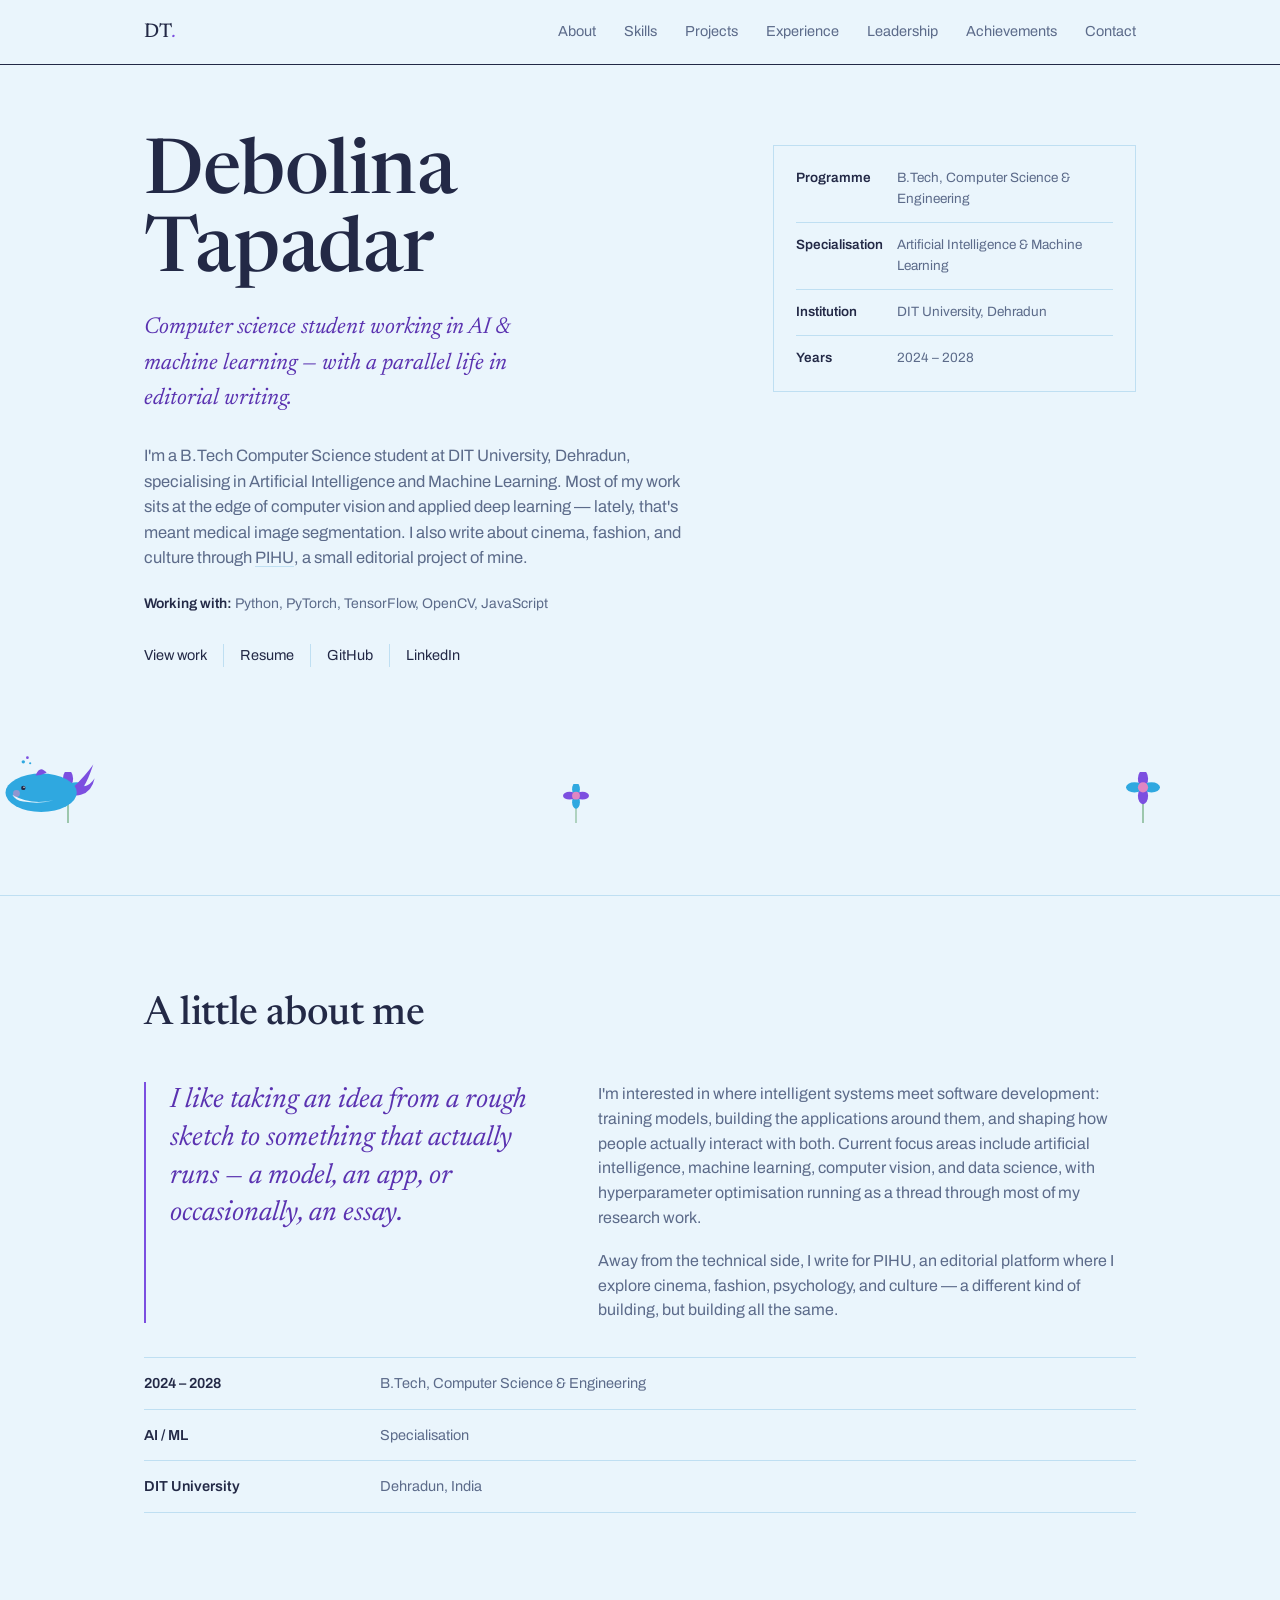
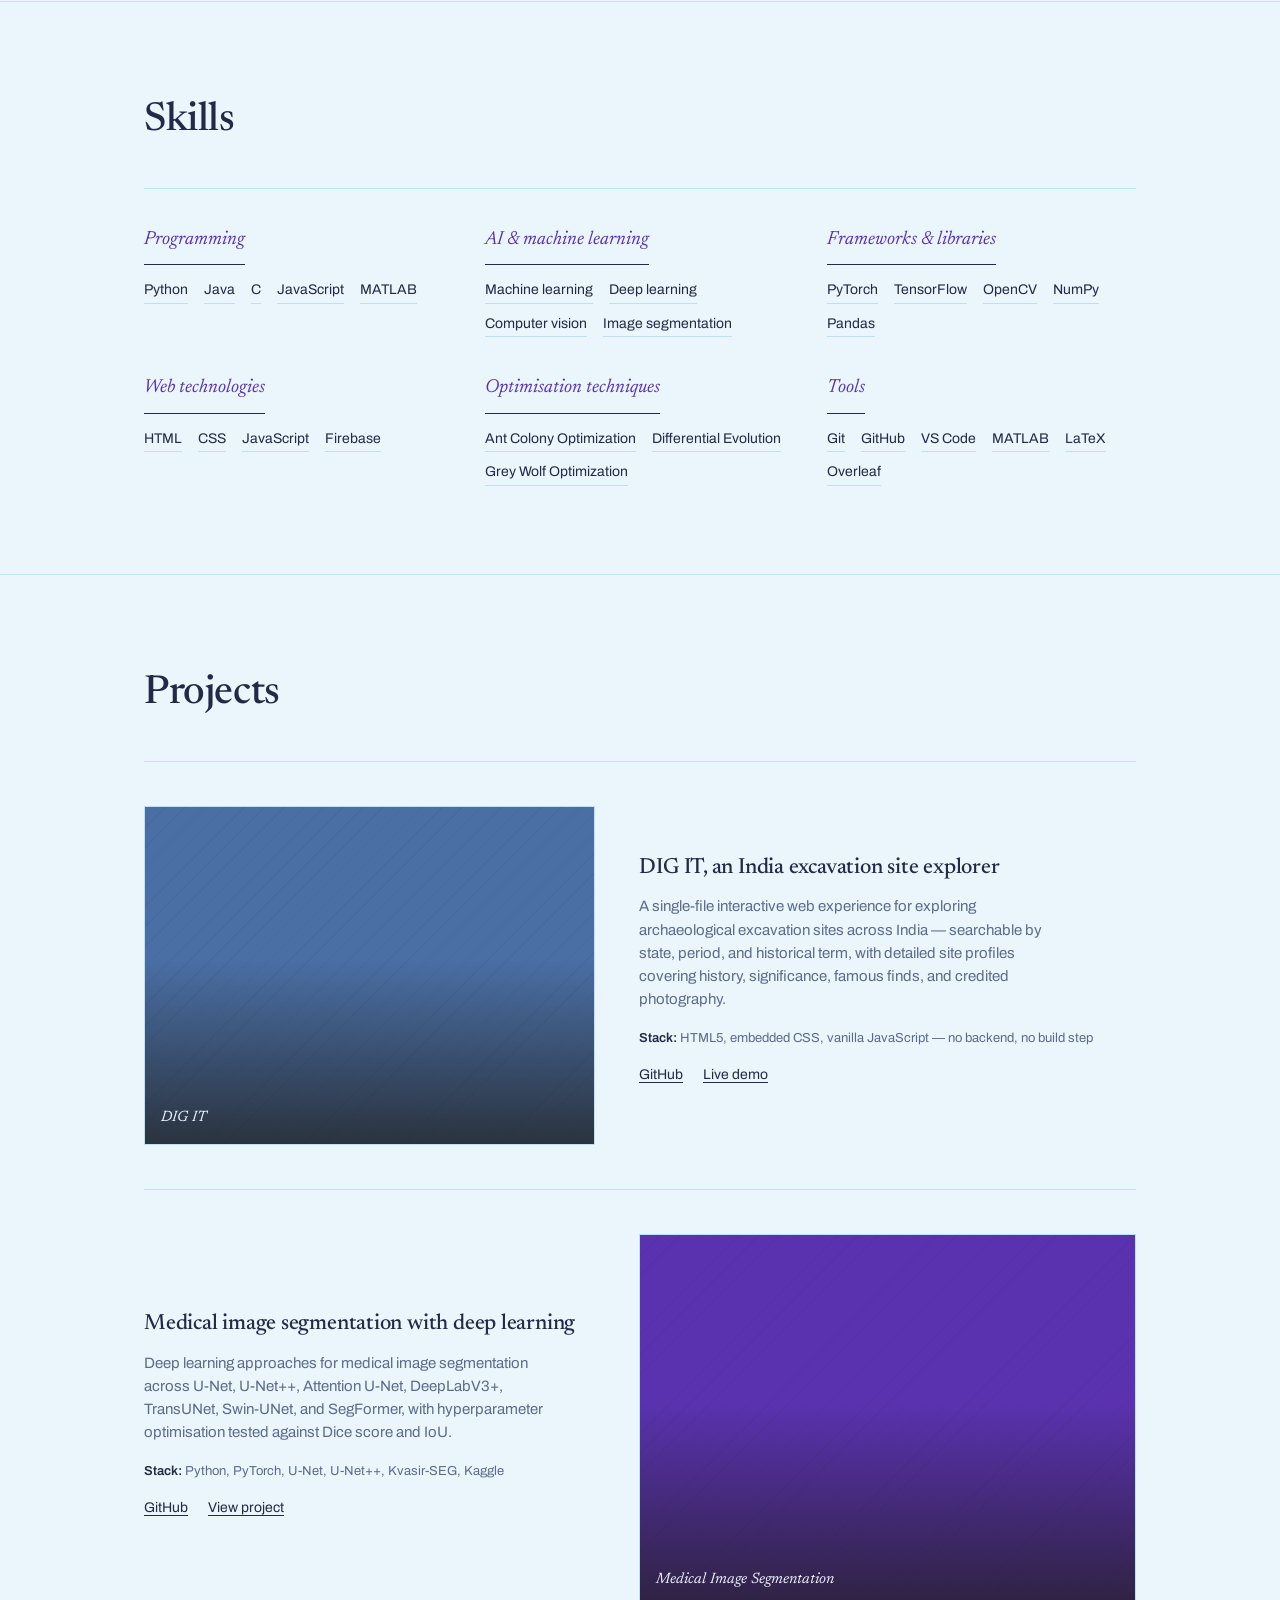
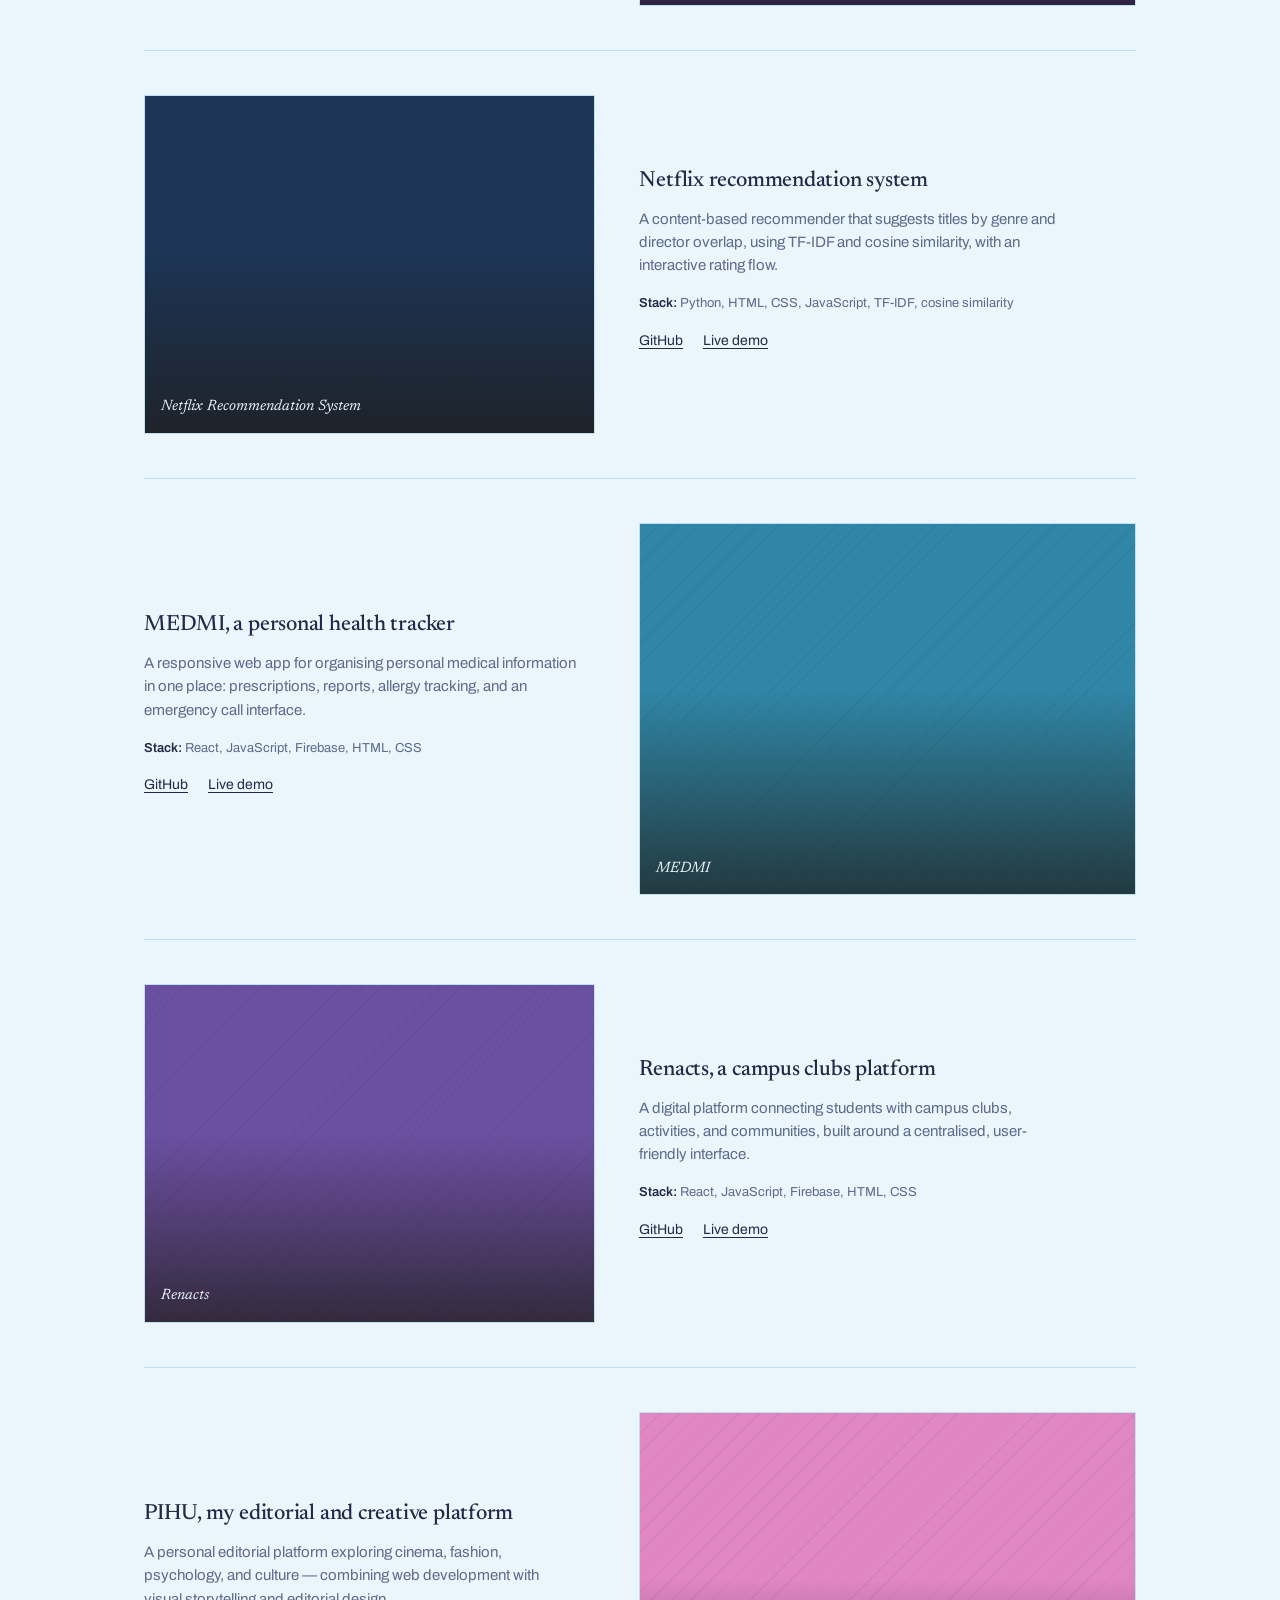
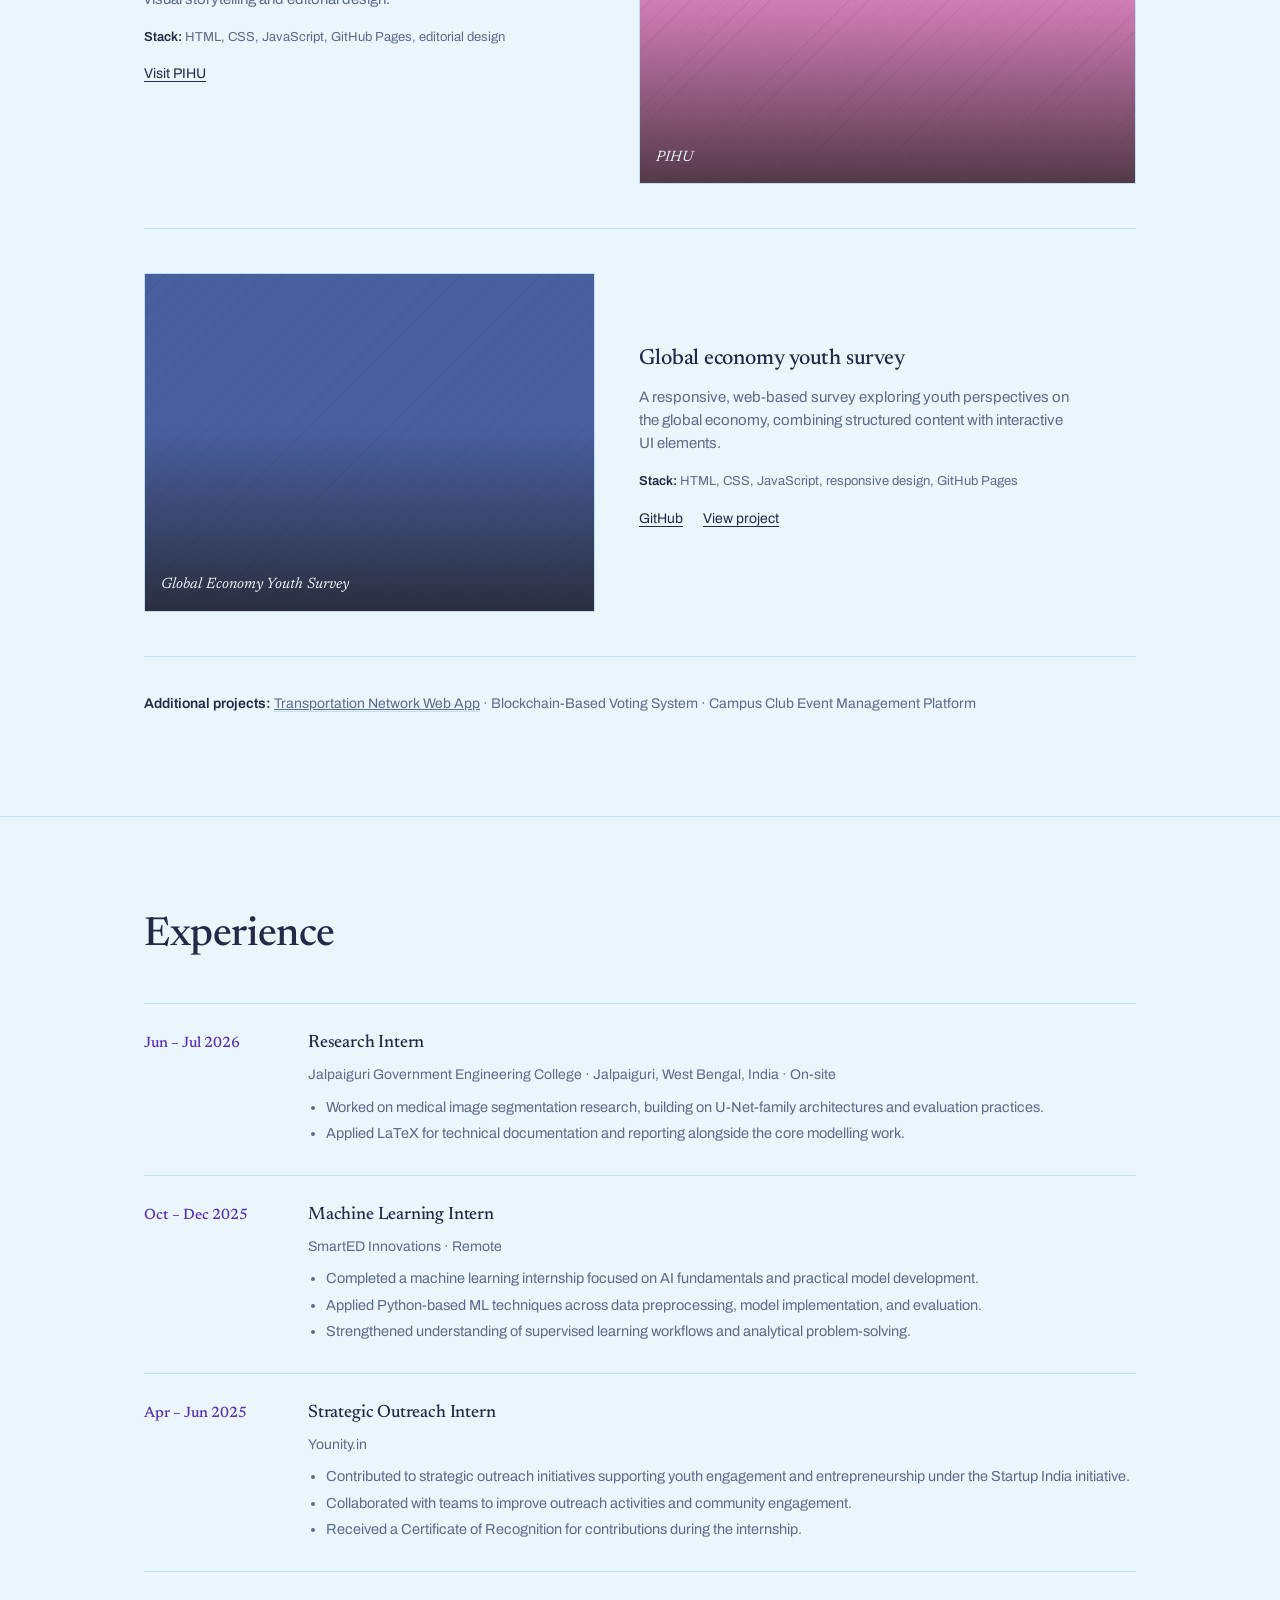
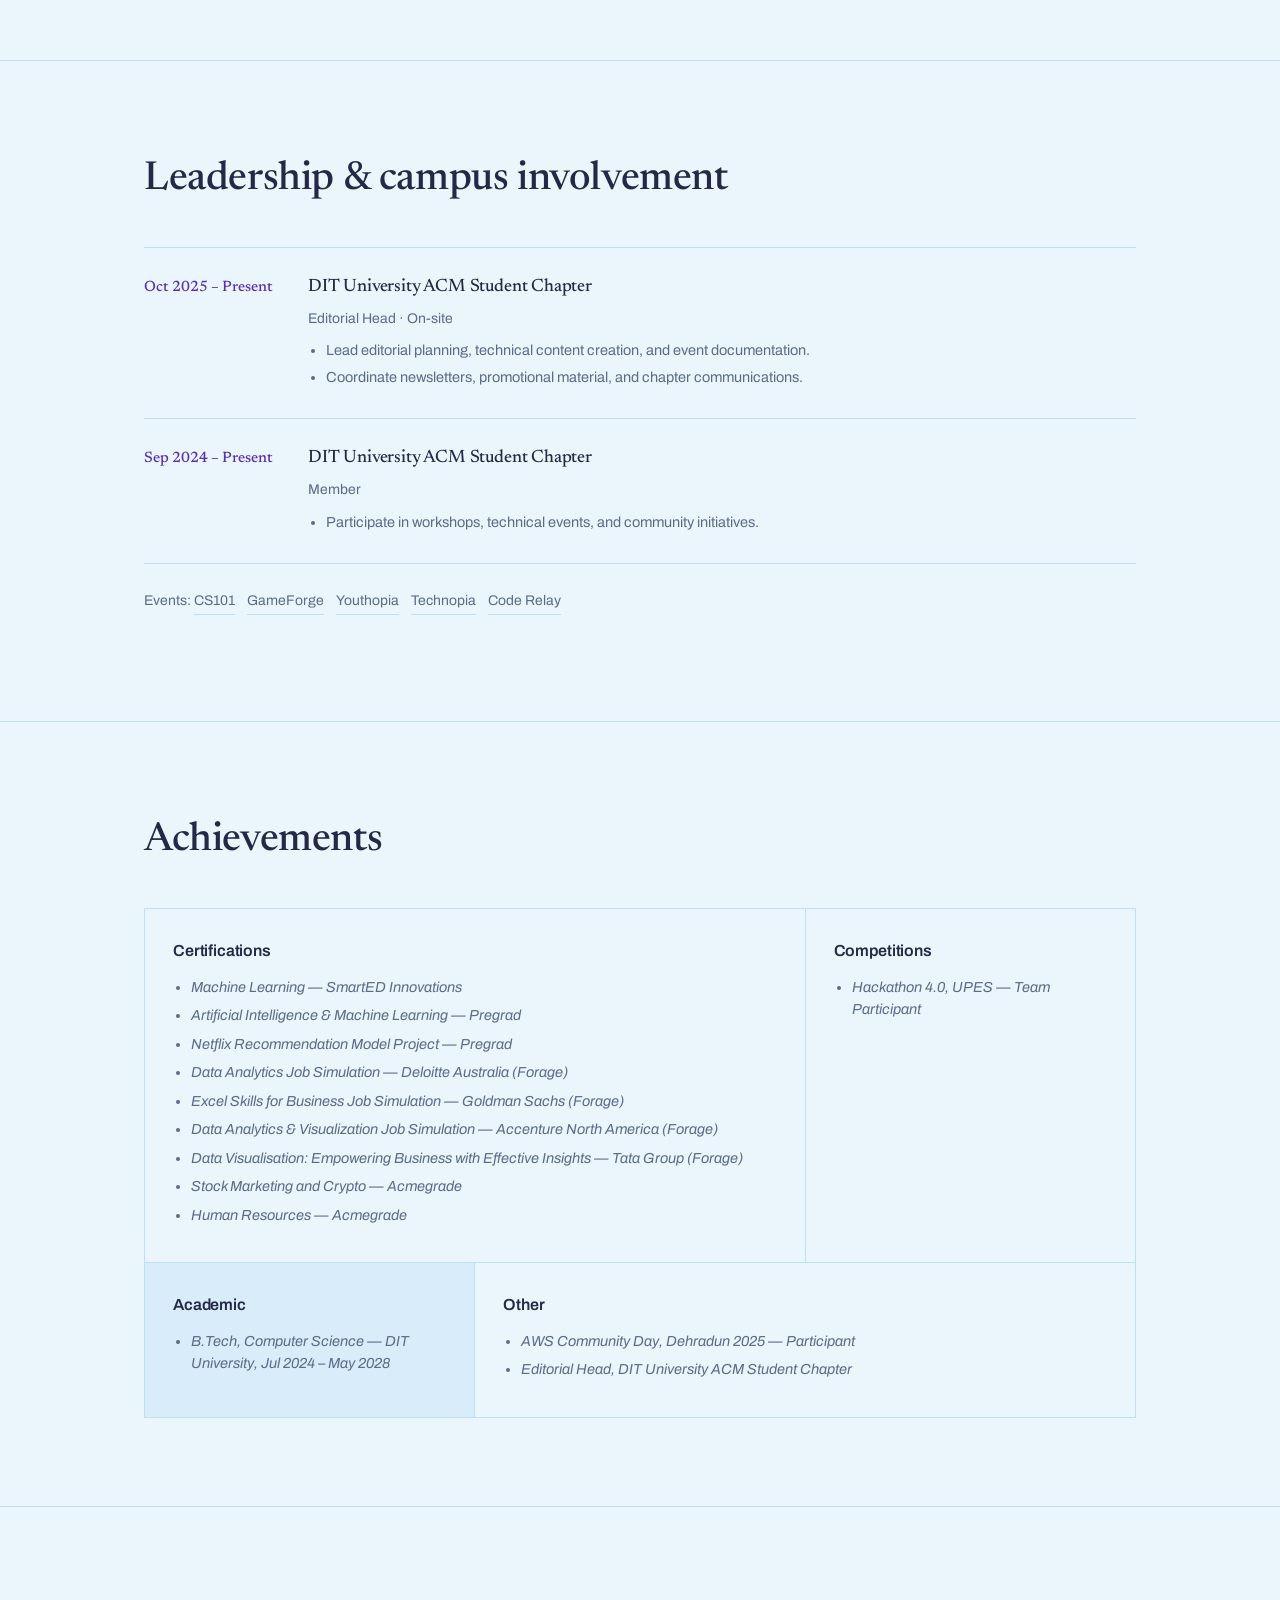
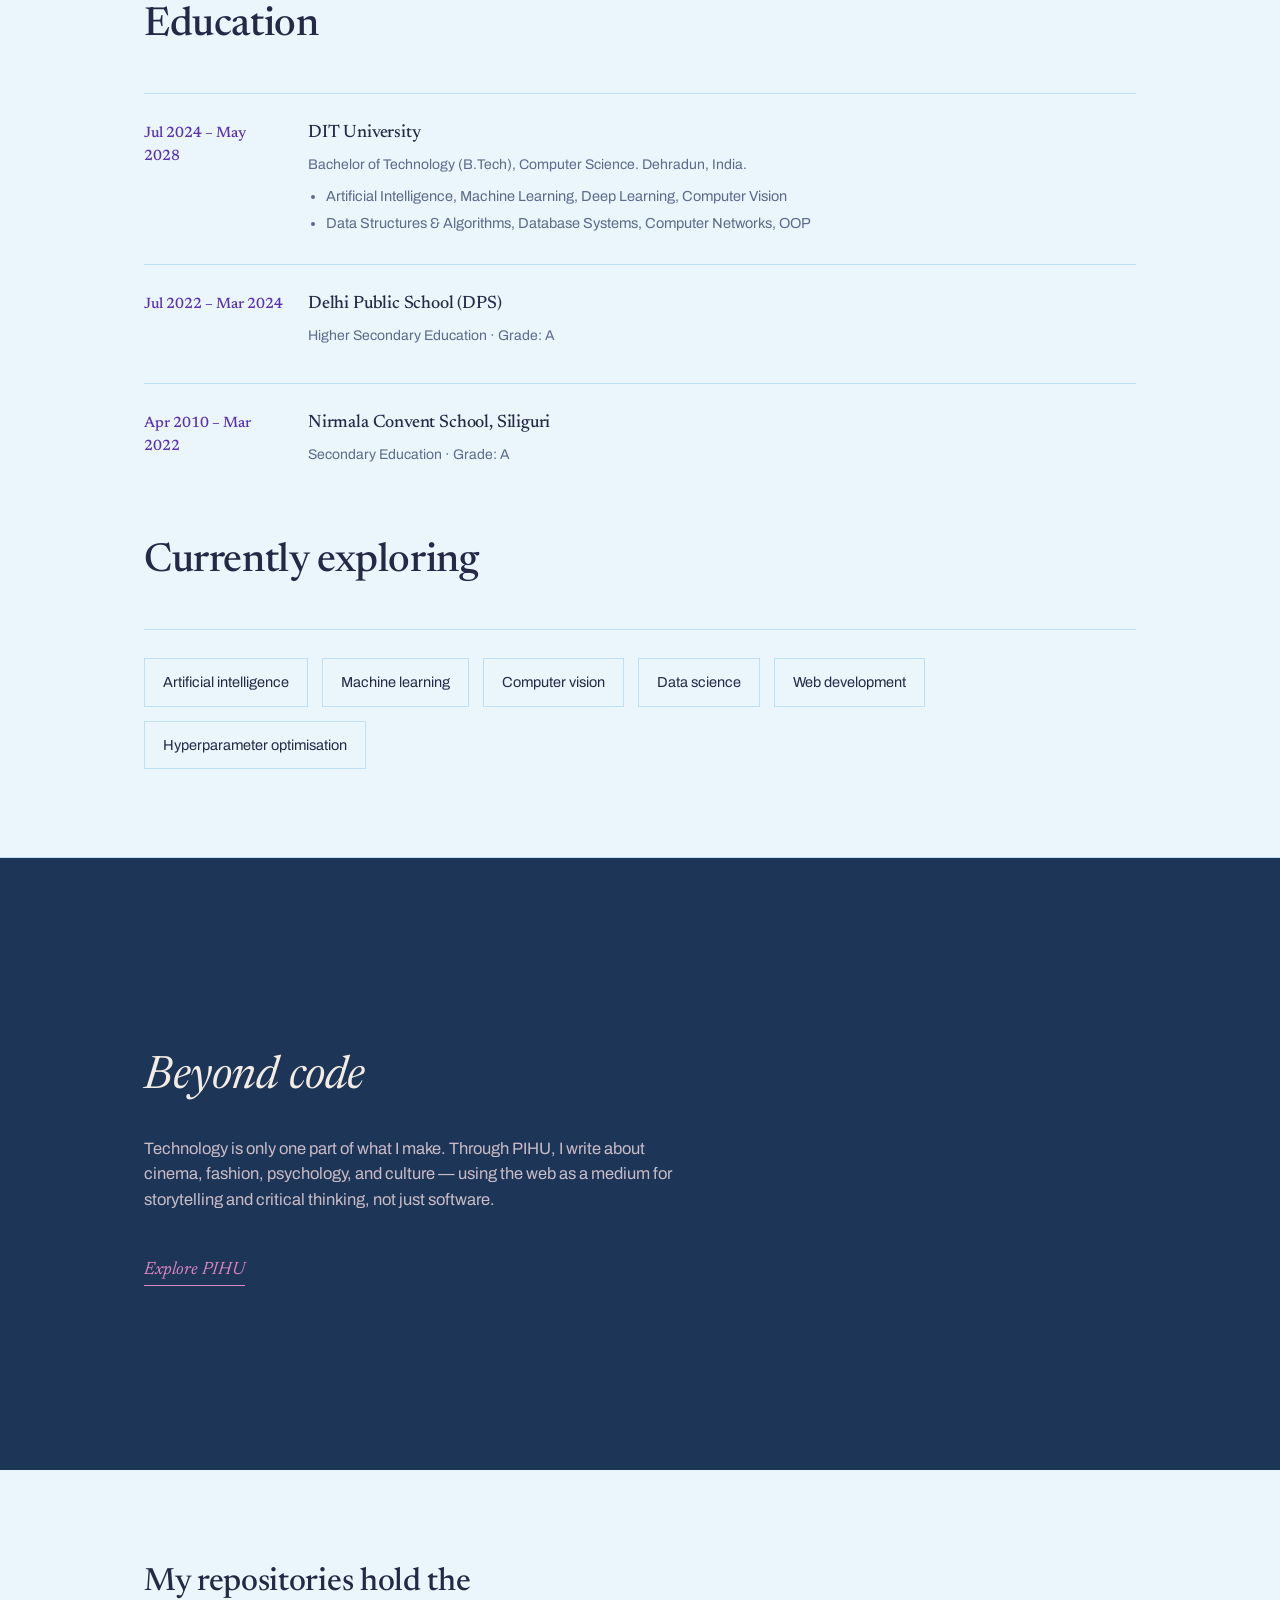
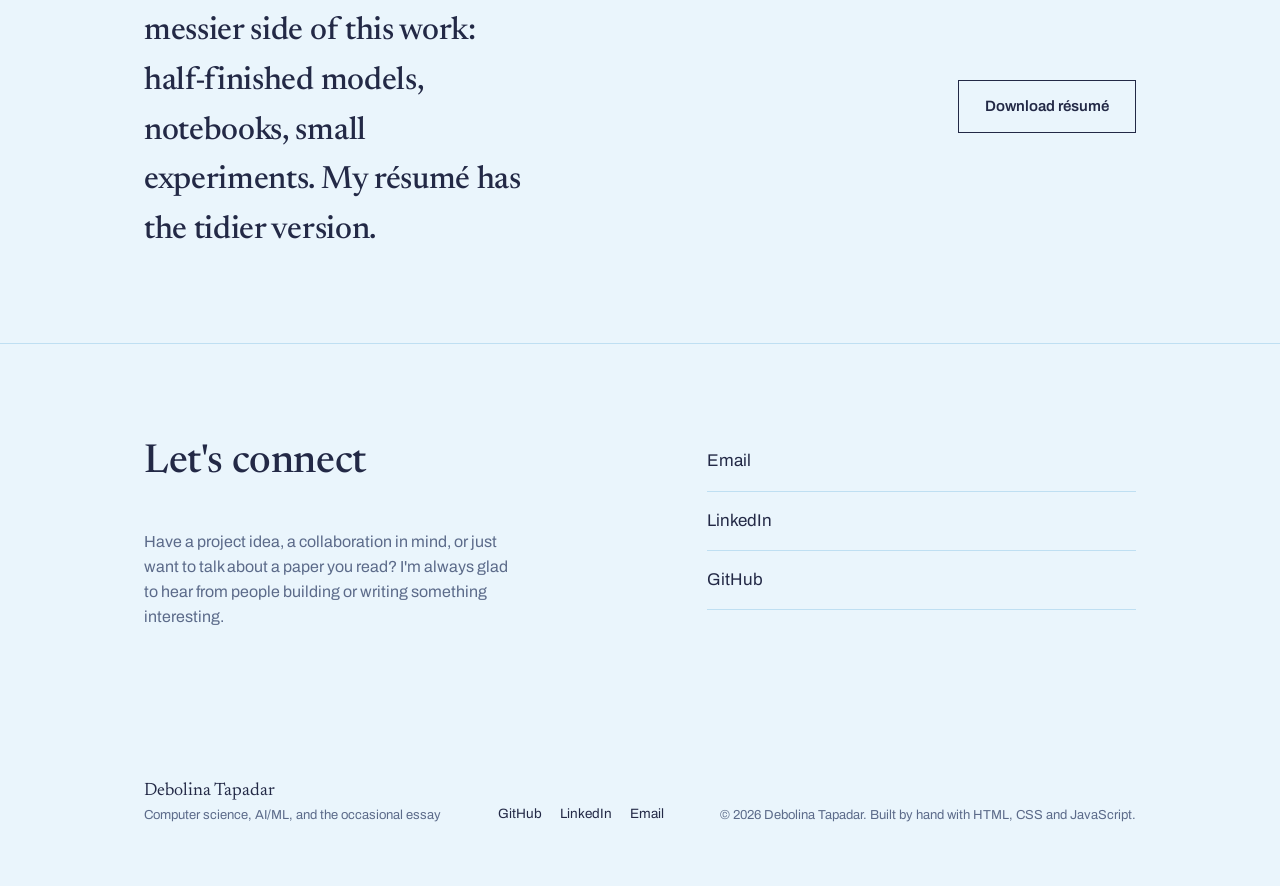
<file: index (4).html>
<!DOCTYPE html>
<html lang="en">
<head>
<meta charset="UTF-8">
<meta name="viewport" content="width=device-width, initial-scale=1.0">
<title>Debolina Tapadar — Portfolio</title>
<link rel="preconnect" href="https://fonts.googleapis.com">
<link rel="preconnect" href="https://fonts.gstatic.com" crossorigin>
<link href="https://fonts.googleapis.com/css2?family=Newsreader:ital,wght@0,400;0,500;0,600;1,400;1,500&family=Archivo:wght@400;500;600&display=swap" rel="stylesheet">
<style>

/* ---------------------------------------------------
   TOKENS
--------------------------------------------------- */
:root{
  --paper:#EAF5FC;
  --paper-dim:#D8ECF9;
  --ink:#232946;
  --ink-soft:#5C6B8A;
  --line:#BFDFF2;
  --pine:#7C4FE0;
  --pine-dim:#5A32B0;
  --plum:#2FA8E0;
  --plum-dim:#1D3557;
  --gold:#E086C3;

  --serif: 'Newsreader', serif;
  --sans: 'Archivo', sans-serif;

  --gutter: clamp(20px, 5vw, 64px);
  --measure: 62ch;
}

*{box-sizing:border-box;}
html{scroll-behavior:smooth;}
body{
  margin:0;
  background:var(--paper);
  color:var(--ink);
  font-family:var(--sans);
  font-size:16px;
  line-height:1.55;
  -webkit-font-smoothing:antialiased;
}
img,svg{display:block; max-width:100%;}
a{color:inherit;}
::selection{background:var(--pine); color:var(--paper);}

.wrap{
  max-width:1120px;
  margin:0 auto;
  padding-left:var(--gutter);
  padding-right:var(--gutter);
}

h1,h2,h3{
  font-family:var(--serif);
  font-weight:500;
  margin:0;
  letter-spacing:-0.01em;
}

.eyebrowless-heading{
  font-size:clamp(28px,4vw,40px);
  margin-bottom:36px;
}

.rule{
  border:none;
  border-top:1px solid var(--line);
  margin:0;
}

section{
  padding:88px 0;
  border-bottom:1px solid var(--line);
}
section:last-of-type{border-bottom:none;}

/* focus visibility */
a:focus-visible, button:focus-visible{
  outline:2px solid var(--pine);
  outline-offset:3px;
}
@media (prefers-reduced-motion: reduce){
  *{animation-duration:0.001ms !important; transition-duration:0.001ms !important; scroll-behavior:auto !important;}
}

/* ---------------------------------------------------
   MASTHEAD / NAV
--------------------------------------------------- */
.masthead{
  position:sticky; top:0; z-index:40;
  background:var(--paper);
  border-bottom:1px solid var(--ink);
}
.masthead .wrap{
  display:flex; align-items:center; justify-content:space-between;
  height:64px;
}
.mark{
  font-family:var(--serif);
  font-weight:500; font-size:20px;
  text-decoration:none;
}
.mark em{font-style:italic; color:var(--pine); font-weight:400;}

nav.primary{display:flex; gap:28px;}
nav.primary a{
  font-size:14.5px;
  text-decoration:none;
  color:var(--ink-soft);
  padding:4px 0;
  border-bottom:1px solid transparent;
  transition:color .15s ease, border-color .15s ease;
}
nav.primary a:hover{color:var(--ink); border-color:var(--ink);}

.menu-btn{
  display:none;
  background:none; border:none; cursor:pointer;
  width:32px; height:32px; padding:0;
  position:relative;
}
.menu-btn span, .menu-btn span::before, .menu-btn span::after{
  content:''; position:absolute; left:6px; right:6px; height:1.5px; background:var(--ink);
}
.menu-btn span{top:15px;}
.menu-btn span::before{top:-7px;}
.menu-btn span::after{top:7px;}

@media (max-width: 760px){
  nav.primary{
    display:none;
    position:absolute; top:64px; left:0; right:0;
    background:var(--paper); border-bottom:1px solid var(--line);
    flex-direction:column; gap:0; padding:8px var(--gutter) 18px;
  }
  nav.primary.open{display:flex;}
  nav.primary a{padding:10px 0; border-bottom:1px solid var(--paper-dim);}
  .menu-btn{display:block;}
}

/* ---------------------------------------------------
   HERO
--------------------------------------------------- */
.hero{
  padding-top:72px;
  padding-bottom:72px;
  opacity:0; transform:translateY(10px);
  animation: rise .7s ease forwards .1s;
}
@keyframes rise{ to{opacity:1; transform:none;} }

.hero-grid{
  display:grid;
  grid-template-columns: 1.6fr 1fr;
  gap:48px;
  align-items:start;
}
.hero h1{
  font-size:clamp(44px, 7vw, 76px);
  line-height:1.02;
}
.hero .role{
  font-family:var(--serif);
  font-style:italic;
  font-weight:400;
  color:var(--pine-dim);
  font-size:clamp(18px,2.4vw,23px);
  margin-top:18px;
  max-width:34ch;
}
.hero p.intro{
  margin-top:26px;
  max-width:var(--measure);
  color:var(--ink-soft);
  font-size:16.5px;
}
.hero .stack-line{
  margin-top:22px;
  font-size:14px;
  color:var(--ink-soft);
}
.hero .stack-line b{font-weight:600; color:var(--ink);}

.hero-links{
  margin-top:30px;
  display:flex; flex-wrap:wrap; gap:0;
  font-size:14.5px;
}
.hero-links a{
  text-decoration:none;
  padding:0 16px;
  border-left:1px solid var(--line);
}
.hero-links a:first-child{padding-left:0; border-left:none;}
.hero-links a:hover{color:var(--pine-dim); text-decoration:underline;}

.colophon{
  border:1px solid var(--line);
  padding:22px;
  font-size:13.5px;
  color:var(--ink-soft);
  margin-top:8px;
}
.colophon dl{margin:0; display:grid; grid-template-columns: auto 1fr; gap:8px 14px;}
.colophon dt{color:var(--ink); font-weight:600;}
.colophon dd{margin:0;}
.colophon .div{grid-column:1/-1; border-top:1px solid var(--line); margin:4px 0;}

@media (max-width: 820px){
  .hero-grid{grid-template-columns:1fr;}
}

/* ---------------------------------------------------
   HERO DECORATION — whale + flowers
--------------------------------------------------- */
.hero-decor{
  position:relative;
  height:120px;
  margin-top:36px;
  overflow:hidden;
}
.hero-decor .deco-whale{
  position:absolute;
  bottom:6px;
  width:96px;
  animation: whale-swim 11s ease-in-out infinite;
}
@keyframes whale-swim{
  0%  { left:-6%;  transform:translateY(0) rotate(-4deg); }
  25% { left:26%;  transform:translateY(-16px) rotate(3deg); }
  50% { left:56%;  transform:translateY(0) rotate(-3deg); }
  75% { left:80%;  transform:translateY(-12px) rotate(4deg); }
  100%{ left:-6%;  transform:translateY(0) rotate(-4deg); }
}
.hero-decor .deco-flower{
  position:absolute;
  bottom:0;
  width:34px;
  transform-origin:bottom center;
  animation: flower-sway 5s ease-in-out infinite;
}
.hero-decor .flower-1{left:4%;}
.hero-decor .flower-2{left:44%; width:26px; animation-delay:1.1s;}
.hero-decor .flower-3{left:88%; animation-delay:.5s;}
@keyframes flower-sway{
  0%,100%{ transform:rotate(-6deg); }
  50%{ transform:rotate(6deg); }
}
@media (max-width: 700px){
  .hero-decor{height:96px;}
  .hero-decor .deco-whale{width:74px;}
}

/* ---------------------------------------------------
   ABOUT
--------------------------------------------------- */
.about-grid{
  display:grid;
  grid-template-columns: 0.85fr 1.15fr;
  gap:56px;
}
.pullquote{
  font-family:var(--serif);
  font-style:italic;
  font-weight:400;
  font-size:clamp(22px,2.6vw,28px);
  line-height:1.35;
  color:var(--pine-dim);
  border-left:2px solid var(--pine);
  padding-left:24px;
}
.about-body p{
  max-width:var(--measure);
  color:var(--ink-soft);
  margin:0 0 18px;
}
.about-body p:last-child{margin-bottom:0;}

.statlist{
  margin-top:34px;
  border-top:1px solid var(--line);
}
.statlist .row{
  display:grid; grid-template-columns: 220px 1fr;
  gap:16px;
  padding:14px 0;
  border-bottom:1px solid var(--line);
  font-size:14.5px;
}
.statlist .row span:first-child{font-weight:600;}
.statlist .row span:last-child{color:var(--ink-soft);}

@media (max-width: 820px){
  .about-grid{grid-template-columns:1fr;}
}

/* ---------------------------------------------------
   SKILLS
--------------------------------------------------- */
.skills-grid{
  display:grid;
  grid-template-columns: repeat(6, 1fr);
  gap:36px 32px;
  border-top:1px solid var(--line);
  padding-top:36px;
}
.skill-block{grid-column:span 2;}
.skill-cat{
  font-family:var(--serif);
  font-style:italic;
  font-size:19px;
  color:var(--pine-dim);
  padding-bottom:10px;
  border-bottom:1px solid var(--ink);
  margin-bottom:14px;
  display:inline-block;
}
.skill-tags{display:flex; flex-wrap:wrap; gap:9px 16px;}
.skill-tags span{
  font-size:14px;
  padding-bottom:2px;
  border-bottom:1px solid var(--line);
}
@media (max-width: 700px){
  .skills-grid{grid-template-columns:1fr 1fr;}
  .skill-block{grid-column:span 2;}
}
@media (max-width: 480px){
  .skills-grid{grid-template-columns:1fr;}
  .skill-block{grid-column:1 / -1 !important;}
}

/* ---------------------------------------------------
   PROJECTS
--------------------------------------------------- */
.project-row{
  display:grid;
  grid-template-columns: 1fr 1.1fr;
  gap:44px;
  padding:44px 0;
  border-bottom:1px solid var(--line);
  align-items:center;
}
.project-row:first-of-type{border-top:1px solid var(--line);}
.project-row.reverse .visual{order:2;}
.project-row.reverse .content{order:1;}

.visual{
  aspect-ratio:4/3;
  border:1px solid var(--line);
  position:relative;
  overflow:hidden;
  display:flex; align-items:flex-end;
}
.visual .tag{
  font-family:var(--serif); font-style:italic; font-weight:400;
  font-size:15px; color:var(--paper);
  padding:14px 16px;
  position:relative; z-index:2;
}
.visual::before{
  content:''; position:absolute; inset:0;
  background-image:
    repeating-linear-gradient(135deg, rgba(30,28,24,0.06) 0 1px, transparent 1px 14px);
}
.visual::after{
  content:''; position:absolute; inset:0; z-index:1;
  background:linear-gradient(180deg, transparent 45%, rgba(30,28,24,0.72) 100%);
}

.content h3{font-size:22px; margin-bottom:10px;}
.content p.desc{color:var(--ink-soft); font-size:15px; max-width:48ch; margin:0 0 16px;}
.content .tech{
  font-size:13px; color:var(--ink-soft);
  margin-bottom:16px;
}
.content .tech b{color:var(--ink); font-weight:600;}
.content .plinks{font-size:14px;}
.content .plinks a{
  text-decoration:none; border-bottom:1px solid var(--ink);
  margin-right:20px;
}
.content .plinks a:hover{color:var(--pine-dim); border-color:var(--pine-dim);}

@media (max-width: 760px){
  .project-row, .project-row.reverse{grid-template-columns:1fr;}
  .project-row.reverse .visual, .project-row.reverse .content{order:initial;}
}

/* ---------------------------------------------------
   TIMELINE (experience + leadership)
--------------------------------------------------- */
.timeline{border-top:1px solid var(--line);}
.tl-item{
  display:grid;
  grid-template-columns: 140px 1fr;
  gap:24px;
  padding:26px 0;
  border-bottom:1px solid var(--line);
}
.tl-item .year{
  font-family:var(--serif); font-weight:500;
  color:var(--pine-dim); font-size:15px;
  padding-top:2px;
}
.tl-item h3{font-size:18px; margin-bottom:6px;}
.tl-item .org{color:var(--ink-soft); font-size:14px; margin-bottom:10px;}
.tl-item ul{margin:0; padding-left:18px; color:var(--ink-soft); font-size:14.5px;}
.tl-item li{margin-bottom:4px;}
.tl-item.placeholder{color:var(--ink-soft); font-style:italic;}
@media (max-width: 560px){
  .tl-item{grid-template-columns:1fr;}
}

/* events chips row */
.events-line{margin-top:22px; font-size:14px; color:var(--ink-soft);}
.events-line span{
  display:inline-block;
  margin:4px 12px 4px 0;
  padding-bottom:2px;
  border-bottom:1px solid var(--line);
}

/* ---------------------------------------------------
   ACHIEVEMENTS
--------------------------------------------------- */
.ach-grid{
  display:grid;
  grid-template-columns:repeat(3, 1fr);
  gap:1px;
  background:var(--line);
  border:1px solid var(--line);
}
.ach-card{
  background:var(--paper);
  padding:30px 28px;
}
.ach-card:nth-child(1){grid-column:span 2;}
.ach-card:nth-child(2){grid-column:span 1;}
.ach-card:nth-child(3){grid-column:span 1; background:var(--paper-dim);}
.ach-card:nth-child(4){grid-column:span 2;}
.ach-card h3{
  font-size:16px; font-family:var(--sans); font-weight:600;
  margin-bottom:12px;
}
.ach-card ul{margin:0; padding-left:18px; color:var(--ink-soft); font-size:14.5px;}
.ach-card li{margin-bottom:6px; font-style:italic;}
@media (max-width: 700px){
  .ach-grid{grid-template-columns:1fr;}
  .ach-card:nth-child(n){grid-column:span 1 !important;}
}

/* ---------------------------------------------------
   EXPLORING
--------------------------------------------------- */
.explore-row{
  display:flex; flex-wrap:wrap; gap:14px;
  border-top:1px solid var(--line);
  padding-top:28px;
}
.explore-chip{
  border:1px solid var(--line);
  padding:12px 18px;
  font-size:14.5px;
  transition:border-color .15s ease, color .15s ease;
}
.explore-chip:hover{border-color:var(--pine); color:var(--pine-dim);}

/* ---------------------------------------------------
   BEYOND CODE / PIHU  — distinct treatment
--------------------------------------------------- */
.beyond{
  background:var(--plum-dim);
  color:#E9E3E8;
  border-bottom:none;
}
.beyond .wrap{padding:96px var(--gutter);}
.beyond h2{
  color:#F2ECE4;
  font-style:italic; font-weight:400;
  font-size:clamp(30px,4.4vw,46px);
  max-width:18ch;
}
.beyond p{
  max-width:var(--measure);
  color:#C9BCC7;
  font-size:16.5px;
  margin-top:22px;
}
.beyond a.pihu-link{
  display:inline-block; margin-top:28px;
  font-family:var(--serif); font-style:italic;
  color:var(--gold);
  text-decoration:none;
  border-bottom:1px solid var(--gold);
  font-size:18px;
  transition:padding-left .15s ease;
}
.beyond a.pihu-link:hover{padding-left:6px;}

/* ---------------------------------------------------
   RESUME BAND
--------------------------------------------------- */
.resume-band{
  display:flex; align-items:center; justify-content:space-between;
  flex-wrap:wrap; gap:20px;
}
.resume-band h2{font-size:clamp(24px,3.4vw,32px); max-width:20ch;}
.resume-btn{
  font-family:var(--sans); font-weight:600; font-size:15px;
  text-decoration:none;
  border:1px solid var(--ink);
  padding:14px 26px;
  white-space:nowrap;
}
.resume-btn:hover{background:var(--ink); color:var(--paper);}

/* ---------------------------------------------------
   CONTACT
--------------------------------------------------- */
.contact-grid{display:grid; grid-template-columns:1.2fr 1fr; gap:48px;}
.contact-grid p{color:var(--ink-soft); max-width:42ch;}
.contact-links{list-style:none; margin:0; padding:0; font-size:17px;}
.contact-links li{border-bottom:1px solid var(--line);}
.contact-links a{
  display:block; padding:16px 0 16px 0;
  text-decoration:none;
  transition:padding-left .15s ease, color .15s ease;
}
.contact-links a:hover{color:var(--pine-dim); padding-left:8px;}
@media (max-width: 700px){ .contact-grid{grid-template-columns:1fr;} }

/* ---------------------------------------------------
   FOOTER
--------------------------------------------------- */
footer{padding:44px 0 60px;}
footer .wrap{
  display:flex; justify-content:space-between; align-items:flex-end; flex-wrap:wrap; gap:16px;
}
footer .fmark{font-family:var(--serif); font-size:18px;}
footer .fmeta{font-size:13px; color:var(--ink-soft);}
footer .flinks{display:flex; gap:18px; font-size:13.5px;}
footer .flinks a{text-decoration:none; border-bottom:1px solid transparent;}
footer .flinks a:hover{border-color:var(--ink);}

</style>
</head>
<body>

<!-- ============ MASTHEAD ============ -->
<header class="masthead">
  <div class="wrap">
    <a href="#top" class="mark">DT<em>.</em></a>
    <nav class="primary" id="primaryNav">
      <a href="#about">About</a>
      <a href="#skills">Skills</a>
      <a href="#projects">Projects</a>
      <a href="#experience">Experience</a>
      <a href="#leadership">Leadership</a>
      <a href="#achievements">Achievements</a>
      <a href="#contact">Contact</a>
    </nav>
    <button class="menu-btn" id="menuBtn" aria-label="Toggle menu" aria-expanded="false"><span></span></button>
  </div>
</header>

<!-- ============ HERO ============ -->
<section class="hero" id="top">
  <div class="wrap hero-grid">
    <div>
      <h1>Debolina<br>Tapadar</h1>
      <p class="role">Computer science student working in AI &amp; machine learning — with a parallel life in editorial writing.</p>
      <p class="intro">I'm a B.Tech Computer Science student at DIT University, Dehradun, specialising in Artificial Intelligence and Machine Learning. Most of my work sits at the edge of computer vision and applied deep learning — lately, that's meant medical image segmentation. I also write about cinema, fashion, and culture through <a href="#beyond" style="border-bottom:1px solid var(--line); text-decoration:none;">PIHU</a>, a small editorial project of mine.</p>
      <p class="stack-line"><b>Working with:</b> Python, PyTorch, TensorFlow, OpenCV, JavaScript</p>
      <div class="hero-links">
        <a href="#projects">View work</a>
        <a href="resume.pdf">Resume</a>
        <a href="https://github.com/debolinatapadar" target="_blank" rel="noopener">GitHub</a>
        <a href="https://linkedin.com/in/debolina-tapadar" target="_blank" rel="noopener">LinkedIn</a>
      </div>
    </div>
    <div class="colophon">
      <dl>
        <dt>Programme</dt><dd>B.Tech, Computer Science &amp; Engineering</dd>
        <div class="div"></div>
        <dt>Specialisation</dt><dd>Artificial Intelligence &amp; Machine Learning</dd>
        <div class="div"></div>
        <dt>Institution</dt><dd>DIT University, Dehradun</dd>
        <div class="div"></div>
        <dt>Years</dt><dd>2024 – 2028</dd>
      </dl>
    </div>
  </div>

  <div class="hero-decor" aria-hidden="true">
    <svg class="deco-flower flower-1" viewBox="0 0 40 60" xmlns="http://www.w3.org/2000/svg">
      <line x1="20" y1="60" x2="20" y2="28" stroke="#8FBF9F" stroke-width="2"/>
      <g transform="translate(20,18)">
        <ellipse cx="0" cy="-10" rx="6" ry="10" fill="var(--pine)"/>
        <ellipse cx="0" cy="10" rx="6" ry="10" fill="var(--pine)"/>
        <ellipse cx="-10" cy="0" rx="10" ry="6" fill="var(--plum)"/>
        <ellipse cx="10" cy="0" rx="10" ry="6" fill="var(--plum)"/>
        <circle cx="0" cy="0" r="6" fill="var(--gold)"/>
      </g>
    </svg>
    <svg class="deco-whale" viewBox="0 0 140 90" xmlns="http://www.w3.org/2000/svg">
      <circle cx="34" cy="10" r="2.5" fill="var(--plum)"/>
      <circle cx="40" cy="4" r="2" fill="var(--pine)"/>
      <circle cx="44" cy="12" r="1.6" fill="var(--plum)"/>
      <path d="M104,50 Q125,30 136,14 Q128,38 122,46 Q132,44 138,34 Q134,54 118,58 Q112,60 104,58 Z" fill="var(--pine)"/>
      <ellipse cx="60" cy="55" rx="52" ry="28" fill="var(--plum)"/>
      <path d="M18,58 Q45,74 78,66 Q60,72 34,68 Q22,66 18,58Z" fill="var(--paper)"/>
      <path d="M52,30 Q58,14 68,26 Q60,30 52,30Z" fill="var(--pine)"/>
      <circle cx="34" cy="48" r="3.2" fill="var(--ink)"/>
      <circle cx="35" cy="47" r="1" fill="#fff"/>
      <circle cx="24" cy="56" r="5" fill="var(--gold)" opacity="0.55"/>
    </svg>
    <svg class="deco-flower flower-2" viewBox="0 0 40 60" xmlns="http://www.w3.org/2000/svg">
      <line x1="20" y1="60" x2="20" y2="28" stroke="#8FBF9F" stroke-width="2"/>
      <g transform="translate(20,18)">
        <ellipse cx="0" cy="-10" rx="6" ry="10" fill="var(--plum)"/>
        <ellipse cx="0" cy="10" rx="6" ry="10" fill="var(--plum)"/>
        <ellipse cx="-10" cy="0" rx="10" ry="6" fill="var(--pine)"/>
        <ellipse cx="10" cy="0" rx="10" ry="6" fill="var(--pine)"/>
        <circle cx="0" cy="0" r="6" fill="var(--gold)"/>
      </g>
    </svg>
    <svg class="deco-flower flower-3" viewBox="0 0 40 60" xmlns="http://www.w3.org/2000/svg">
      <line x1="20" y1="60" x2="20" y2="28" stroke="#8FBF9F" stroke-width="2"/>
      <g transform="translate(20,18)">
        <ellipse cx="0" cy="-10" rx="6" ry="10" fill="var(--pine)"/>
        <ellipse cx="0" cy="10" rx="6" ry="10" fill="var(--pine)"/>
        <ellipse cx="-10" cy="0" rx="10" ry="6" fill="var(--plum)"/>
        <ellipse cx="10" cy="0" rx="10" ry="6" fill="var(--plum)"/>
        <circle cx="0" cy="0" r="6" fill="var(--gold)"/>
      </g>
    </svg>
  </div>
</section>

<!-- ============ ABOUT ============ -->
<section id="about">
  <div class="wrap">
    <h2 class="eyebrowless-heading">A little about me</h2>
    <div class="about-grid">
      <div class="pullquote">
        I like taking an idea from a rough sketch to something that actually runs — a model, an app, or occasionally, an essay.
      </div>
      <div class="about-body">
        <p>I'm interested in where intelligent systems meet software development: training models, building the applications around them, and shaping how people actually interact with both. Current focus areas include artificial intelligence, machine learning, computer vision, and data science, with hyperparameter optimisation running as a thread through most of my research work.</p>
        <p>Away from the technical side, I write for PIHU, an editorial platform where I explore cinema, fashion, psychology, and culture — a different kind of building, but building all the same.</p>
      </div>
    </div>
    <div class="statlist">
      <div class="row"><span>2024 – 2028</span><span>B.Tech, Computer Science &amp; Engineering</span></div>
      <div class="row"><span>AI / ML</span><span>Specialisation</span></div>
      <div class="row"><span>DIT University</span><span>Dehradun, India</span></div>
    </div>
  </div>
</section>

<!-- ============ SKILLS ============ -->
<section id="skills">
  <div class="wrap">
    <h2 class="eyebrowless-heading">Skills</h2>

    <div class="skills-grid">
      <div class="skill-block">
        <div class="skill-cat">Programming</div>
        <div class="skill-tags"><span>Python</span><span>Java</span><span>C</span><span>JavaScript</span><span>MATLAB</span></div>
      </div>
      <div class="skill-block">
        <div class="skill-cat">AI &amp; machine learning</div>
        <div class="skill-tags"><span>Machine learning</span><span>Deep learning</span><span>Computer vision</span><span>Image segmentation</span></div>
      </div>
      <div class="skill-block">
        <div class="skill-cat">Frameworks &amp; libraries</div>
        <div class="skill-tags"><span>PyTorch</span><span>TensorFlow</span><span>OpenCV</span><span>NumPy</span><span>Pandas</span></div>
      </div>
      <div class="skill-block">
        <div class="skill-cat">Web technologies</div>
        <div class="skill-tags"><span>HTML</span><span>CSS</span><span>JavaScript</span><span>Firebase</span></div>
      </div>
      <div class="skill-block">
        <div class="skill-cat">Optimisation techniques</div>
        <div class="skill-tags"><span>Ant Colony Optimization</span><span>Differential Evolution</span><span>Grey Wolf Optimization</span></div>
      </div>
      <div class="skill-block">
        <div class="skill-cat">Tools</div>
        <div class="skill-tags"><span>Git</span><span>GitHub</span><span>VS Code</span><span>MATLAB</span><span>LaTeX</span><span>Overleaf</span></div>
      </div>
    </div>
  </div>
</section>

<!-- ============ PROJECTS ============ -->
<section id="projects">
  <div class="wrap">
    <h2 class="eyebrowless-heading">Projects</h2>

    <div class="project-row">
      <div class="visual" style="background:#4A6FA5;"><span class="tag">DIG IT</span></div>
      <div class="content">
        <h3>DIG IT, an India excavation site explorer</h3>
        <p class="desc">A single-file interactive web experience for exploring archaeological excavation sites across India — searchable by state, period, and historical term, with detailed site profiles covering history, significance, famous finds, and credited photography.</p>
        <p class="tech"><b>Stack:</b> HTML5, embedded CSS, vanilla JavaScript — no backend, no build step</p>
        <p class="plinks"><a href="https://github.com/debolinatapadar/Dig-it" target="_blank" rel="noopener">GitHub</a><a href="https://debolinatapadar.github.io/Dig-it/" target="_blank" rel="noopener">Live demo</a></p>
      </div>
    </div>

    <div class="project-row reverse">
      <div class="visual" style="background:var(--pine-dim);"><span class="tag">Medical Image Segmentation</span></div>
      <div class="content">
        <h3>Medical image segmentation with deep learning</h3>
        <p class="desc">Deep learning approaches for medical image segmentation across U-Net, U-Net++, Attention U-Net, DeepLabV3+, TransUNet, Swin-UNet, and SegFormer, with hyperparameter optimisation tested against Dice score and IoU.</p>
        <p class="tech"><b>Stack:</b> Python, PyTorch, U-Net, U-Net++, Kvasir-SEG, Kaggle</p>
        <p class="plinks"><a href="https://github.com/debolinatapadar/metaheuristic-polyp-segmentation" target="_blank" rel="noopener">GitHub</a><a href="#">View project</a></p>
      </div>
    </div>

    <div class="project-row">
      <div class="visual" style="background:var(--plum-dim);"><span class="tag">Netflix Recommendation System</span></div>
      <div class="content">
        <h3>Netflix recommendation system</h3>
        <p class="desc">A content-based recommender that suggests titles by genre and director overlap, using TF-IDF and cosine similarity, with an interactive rating flow.</p>
        <p class="tech"><b>Stack:</b> Python, HTML, CSS, JavaScript, TF-IDF, cosine similarity</p>
        <p class="plinks"><a href="https://github.com/debolinatapadar/NetflixRecoomendatin-Model" target="_blank" rel="noopener">GitHub</a><a href="#">Live demo</a></p>
      </div>
    </div>

    <div class="project-row reverse">
      <div class="visual" style="background:#2F86A6;"><span class="tag">MEDMI</span></div>
      <div class="content">
        <h3>MEDMI, a personal health tracker</h3>
        <p class="desc">A responsive web app for organising personal medical information in one place: prescriptions, reports, allergy tracking, and an emergency call interface.</p>
        <p class="tech"><b>Stack:</b> React, JavaScript, Firebase, HTML, CSS</p>
        <p class="plinks"><a href="https://github.com/debolinatapadar/MEDMI" target="_blank" rel="noopener">GitHub</a><a href="#">Live demo</a></p>
      </div>
    </div>

    <div class="project-row">
      <div class="visual" style="background:#6B4FA0;"><span class="tag">Renacts</span></div>
      <div class="content">
        <h3>Renacts, a campus clubs platform</h3>
        <p class="desc">A digital platform connecting students with campus clubs, activities, and communities, built around a centralised, user-friendly interface.</p>
        <p class="tech"><b>Stack:</b> React, JavaScript, Firebase, HTML, CSS</p>
        <p class="plinks"><a href="#" target="_blank" rel="noopener">GitHub</a><a href="#">Live demo</a></p>
      </div>
    </div>

    <div class="project-row reverse">
      <div class="visual" style="background:var(--gold);"><span class="tag">PIHU</span></div>
      <div class="content">
        <h3>PIHU, my editorial and creative platform</h3>
        <p class="desc">A personal editorial platform exploring cinema, fashion, psychology, and culture — combining web development with visual storytelling and editorial design.</p>
        <p class="tech"><b>Stack:</b> HTML, CSS, JavaScript, GitHub Pages, editorial design</p>
        <p class="plinks"><a href="#beyond">Visit PIHU</a></p>
      </div>
    </div>

    <div class="project-row">
      <div class="visual" style="background:#4A5FA0;"><span class="tag">Global Economy Youth Survey</span></div>
      <div class="content">
        <h3>Global economy youth survey</h3>
        <p class="desc">A responsive, web-based survey exploring youth perspectives on the global economy, combining structured content with interactive UI elements.</p>
        <p class="tech"><b>Stack:</b> HTML, CSS, JavaScript, responsive design, GitHub Pages</p>
        <p class="plinks"><a href="https://github.com/debolinatapadar/youth-global-economy-survey" target="_blank" rel="noopener">GitHub</a><a href="#">View project</a></p>
      </div>
    </div>

    <p style="margin-top:36px; font-size:14px; color:var(--ink-soft);"><b style="color:var(--ink); font-weight:600;">Additional projects:</b> <a href="https://github.com/debolinatapadar/Transportation-Network-Web-App" target="_blank" rel="noopener" style="color:inherit; border-bottom:1px solid var(--line);">Transportation Network Web App</a> · Blockchain-Based Voting System · Campus Club Event Management Platform</p>
  </div>
</section>

<!-- ============ EXPERIENCE ============ -->
<section id="experience">
  <div class="wrap">
    <h2 class="eyebrowless-heading">Experience</h2>
    <div class="timeline">
      <div class="tl-item">
        <div class="year">Jun – Jul 2026</div>
        <div>
          <h3>Research Intern</h3>
          <div class="org">Jalpaiguri Government Engineering College · Jalpaiguri, West Bengal, India · On-site</div>
          <ul>
            <li>Worked on medical image segmentation research, building on U-Net-family architectures and evaluation practices.</li>
            <li>Applied LaTeX for technical documentation and reporting alongside the core modelling work.</li>
          </ul>
        </div>
      </div>
      <div class="tl-item">
        <div class="year">Oct – Dec 2025</div>
        <div>
          <h3>Machine Learning Intern</h3>
          <div class="org">SmartED Innovations · Remote</div>
          <ul>
            <li>Completed a machine learning internship focused on AI fundamentals and practical model development.</li>
            <li>Applied Python-based ML techniques across data preprocessing, model implementation, and evaluation.</li>
            <li>Strengthened understanding of supervised learning workflows and analytical problem-solving.</li>
          </ul>
        </div>
      </div>
      <div class="tl-item">
        <div class="year">Apr – Jun 2025</div>
        <div>
          <h3>Strategic Outreach Intern</h3>
          <div class="org">Younity.in</div>
          <ul>
            <li>Contributed to strategic outreach initiatives supporting youth engagement and entrepreneurship under the Startup India initiative.</li>
            <li>Collaborated with teams to improve outreach activities and community engagement.</li>
            <li>Received a Certificate of Recognition for contributions during the internship.</li>
          </ul>
        </div>
      </div>
    </div>
  </div>
</section>

<!-- ============ LEADERSHIP ============ -->
<section id="leadership">
  <div class="wrap">
    <h2 class="eyebrowless-heading">Leadership &amp; campus involvement</h2>
    <div class="timeline">
      <div class="tl-item">
        <div class="year">Oct 2025 – Present</div>
        <div>
          <h3>DIT University ACM Student Chapter</h3>
          <div class="org">Editorial Head · On-site</div>
          <ul>
            <li>Lead editorial planning, technical content creation, and event documentation.</li>
            <li>Coordinate newsletters, promotional material, and chapter communications.</li>
          </ul>
        </div>
      </div>
      <div class="tl-item">
        <div class="year">Sep 2024 – Present</div>
        <div>
          <h3>DIT University ACM Student Chapter</h3>
          <div class="org">Member</div>
          <ul>
            <li>Participate in workshops, technical events, and community initiatives.</li>
          </ul>
        </div>
      </div>
    </div>
    <p class="events-line">
      Events: <span>CS101</span><span>GameForge</span><span>Youthopia</span><span>Technopia</span><span>Code Relay</span>
    </p>
  </div>
</section>

<!-- ============ ACHIEVEMENTS ============ -->
<section id="achievements">
  <div class="wrap">
    <h2 class="eyebrowless-heading">Achievements</h2>
    <div class="ach-grid">
      <div class="ach-card">
        <h3>Certifications</h3>
        <ul>
          <li>Machine Learning — SmartED Innovations</li>
          <li>Artificial Intelligence &amp; Machine Learning — Pregrad</li>
          <li>Netflix Recommendation Model Project — Pregrad</li>
          <li>Data Analytics Job Simulation — Deloitte Australia (Forage)</li>
          <li>Excel Skills for Business Job Simulation — Goldman Sachs (Forage)</li>
          <li>Data Analytics &amp; Visualization Job Simulation — Accenture North America (Forage)</li>
          <li>Data Visualisation: Empowering Business with Effective Insights — Tata Group (Forage)</li>
          <li>Stock Marketing and Crypto — Acmegrade</li>
          <li>Human Resources — Acmegrade</li>
        </ul>
      </div>
      <div class="ach-card">
        <h3>Competitions</h3>
        <ul>
          <li>Hackathon 4.0, UPES — Team Participant</li>
        </ul>
      </div>
      <div class="ach-card">
        <h3>Academic</h3>
        <ul>
          <li>B.Tech, Computer Science — DIT University, Jul 2024 – May 2028</li>
        </ul>
      </div>
      <div class="ach-card">
        <h3>Other</h3>
        <ul>
          <li>AWS Community Day, Dehradun 2025 — Participant</li>
          <li>Editorial Head, DIT University ACM Student Chapter</li>
        </ul>
      </div>
    </div>
  </div>
</section>

<!-- ============ EDUCATION + CURRENTLY EXPLORING ============ -->
<section id="education">
  <div class="wrap">
    <h2 class="eyebrowless-heading">Education</h2>
    <div class="timeline">
      <div class="tl-item">
        <div class="year">Jul 2024 – May 2028</div>
        <div>
          <h3>DIT University</h3>
          <div class="org">Bachelor of Technology (B.Tech), Computer Science. Dehradun, India.</div>
          <ul>
            <li>Artificial Intelligence, Machine Learning, Deep Learning, Computer Vision</li>
            <li>Data Structures &amp; Algorithms, Database Systems, Computer Networks, OOP</li>
          </ul>
        </div>
      </div>
      <div class="tl-item">
        <div class="year">Jul 2022 – Mar 2024</div>
        <div>
          <h3>Delhi Public School (DPS)</h3>
          <div class="org">Higher Secondary Education · Grade: A</div>
        </div>
      </div>
      <div class="tl-item" style="border-bottom:none; padding-bottom:0;">
        <div class="year">Apr 2010 – Mar 2022</div>
        <div>
          <h3>Nirmala Convent School, Siliguri</h3>
          <div class="org">Secondary Education · Grade: A</div>
        </div>
      </div>
    </div>

    <h2 class="eyebrowless-heading" style="margin-top:56px;">Currently exploring</h2>
    <div class="explore-row">
      <div class="explore-chip">Artificial intelligence</div>
      <div class="explore-chip">Machine learning</div>
      <div class="explore-chip">Computer vision</div>
      <div class="explore-chip">Data science</div>
      <div class="explore-chip">Web development</div>
      <div class="explore-chip">Hyperparameter optimisation</div>
    </div>
  </div>
</section>

<!-- ============ BEYOND CODE / PIHU ============ -->
<section class="beyond" id="beyond">
  <div class="wrap">
    <h2>Beyond code</h2>
    <p>Technology is only one part of what I make. Through PIHU, I write about cinema, fashion, psychology, and culture — using the web as a medium for storytelling and critical thinking, not just software.</p>
    <a class="pihu-link" href="#" target="_blank" rel="noopener">Explore PIHU</a>
  </div>
</section>

<!-- ============ GITHUB / RESUME BAND ============ -->
<section>
  <div class="wrap resume-band">
    <h2>My repositories hold the messier side of this work: half-finished models, notebooks, small experiments. My résumé has the tidier version.</h2>
    <a class="resume-btn" href="resume.pdf">Download résumé</a>
  </div>
</section>

<!-- ============ CONTACT ============ -->
<section id="contact">
  <div class="wrap contact-grid">
    <div>
      <h2 class="eyebrowless-heading">Let's connect</h2>
      <p>Have a project idea, a collaboration in mind, or just want to talk about a paper you read? I'm always glad to hear from people building or writing something interesting.</p>
    </div>
    <ul class="contact-links">
      <li><a href="mailto:tapadardebolina35@gmail.com">Email</a></li>
      <li><a href="https://linkedin.com/in/debolina-tapadar" target="_blank" rel="noopener">LinkedIn</a></li>
      <li><a href="https://github.com/debolinatapadar" target="_blank" rel="noopener">GitHub</a></li>
    </ul>
  </div>
</section>

<!-- ============ FOOTER ============ -->
<footer>
  <div class="wrap">
    <div>
      <div class="fmark">Debolina Tapadar</div>
      <div class="fmeta">Computer science, AI/ML, and the occasional essay</div>
    </div>
    <div class="flinks">
      <a href="https://github.com/debolinatapadar" target="_blank" rel="noopener">GitHub</a>
      <a href="https://linkedin.com/in/debolina-tapadar" target="_blank" rel="noopener">LinkedIn</a>
      <a href="mailto:tapadardebolina35@gmail.com">Email</a>
    </div>
    <div class="fmeta">© 2026 Debolina Tapadar. Built by hand with HTML, CSS and JavaScript.</div>
  </div>
</footer>

<script>
  var menuBtn = document.getElementById('menuBtn');
  var nav = document.getElementById('primaryNav');
  menuBtn.addEventListener('click', function(){
    var open = nav.classList.toggle('open');
    menuBtn.setAttribute('aria-expanded', open ? 'true' : 'false');
  });
  nav.querySelectorAll('a').forEach(function(a){
    a.addEventListener('click', function(){
      nav.classList.remove('open');
      menuBtn.setAttribute('aria-expanded', 'false');
    });
  });
</script>

</body>
</html>
</file>
<file: styles.css>
@import url('https://fonts.googleapis.com/css2?family=DM+Mono:wght@400;500&family=DM+Sans:wght@400;500;700&family=Playfair+Display:ital,wght@0,500;0,600;1,500;1,600&display=swap');

:root {
  --ink: #181311;
  --paper: #f2ecdf;
  --cream: #f4efe5;
  --muted: #a69e92;
  --coral: #ed4b2e;
  --yellow: #f2c43e;
  --line: rgba(244, 239, 229, .23);
  --serif: 'Playfair Display', Georgia, serif;
  --sans: 'DM Sans', Arial, sans-serif;
  --mono: 'DM Mono', monospace;
}

@media (max-width: 760px) {
  .about-grid { align-items: center; display: flex; flex-direction: column; text-align: center; }.about-copy { align-items: center; border-top: 0; margin-top: 0; padding-top: 0; text-align: center; }.about-copy p { max-width: 330px; }.profile-portrait { margin-bottom: 30px; }
}

@media (max-width: 760px) {
  .projects-page { padding-bottom: 20vw; padding-top: 20vw; }
  .projects-page .brain-intro { margin-left: 8vw; margin-top: 20vw; }
  .projects-page .work-grid { margin-top: 20vw; }
  .projects-page .project-archive { margin-top: 16vw; }
  .projects-page .repo-row { display: block; padding: 17px 0; }
  .projects-page .repo-description { margin: 8px 0; }
  .projects-page .repo-tag { display: block; }
  .notes-page { min-height: 680px; padding-bottom: 20vw; padding-top: 20vw; }
  .notes-layout { align-items: start; display: block; margin-top: 20vw; }
  .notes-page h2 { font-size: clamp(4rem, 17vw, 8rem); }
  .notes-copy { margin-top: 18vw; max-width: 100%; }
  .notes-cards { grid-template-columns: 1fr; margin-top: 12vw; }
}

* { box-sizing: border-box; }
html { scroll-behavior: smooth; }
body { margin: 0; background: var(--ink); color: var(--cream); font-family: var(--sans); overflow-x: hidden; }
a { color: inherit; text-decoration: none; }
button { color: inherit; font: inherit; }

.site-header { align-items: center; display: flex; justify-content: space-between; left: 0; padding: 26px 4.2vw; position: absolute; right: 0; top: 0; z-index: 10; }
.wordmark { font-family: var(--serif); font-size: 1.55rem; letter-spacing: -.08em; }
.wordmark span { font-family: var(--mono); font-size: .48rem; letter-spacing: 0; margin-left: 5px; vertical-align: top; }
.nav { display: flex; font-family: var(--mono); font-size: .67rem; gap: 30px; text-transform: uppercase; }
.nav a { color: #b8afa3; position: relative; transition: color .25s ease; }
.nav a:hover { color: var(--cream); }
.nav a::after { background: var(--coral); bottom: -5px; content: ''; height: 1px; left: 0; position: absolute; transform: scaleX(0); transform-origin: right; transition: transform .25s ease; width: 100%; }
.nav a:hover::after { transform: scaleX(1); transform-origin: left; }
.menu-button { background: transparent; border: 0; cursor: pointer; display: none; gap: 5px; padding: 8px 0; }
.menu-button span { background: var(--cream); display: block; height: 1px; width: 25px; }

.section-pad { padding-left: 8vw; padding-right: 8vw; }
.hero { background: radial-gradient(ellipse at 75% 56%, rgba(113, 79, 54, .26), transparent 28%), linear-gradient(115deg, #120f0e 0%, #211817 56%, #12100f 100%); min-height: 100vh; overflow: hidden; padding-top: 110px; position: relative; }
.hero::before { background: linear-gradient(90deg, transparent 49.9%, rgba(255,255,255,.05) 50%, transparent 50.1%), linear-gradient(0deg, transparent 49.9%, rgba(255,255,255,.04) 50%, transparent 50.1%); background-size: 95px 95px; content: ''; inset: 0; opacity: .12; pointer-events: none; position: absolute; }
.hero::after { background: linear-gradient(90deg, #000 0%, transparent 30%, transparent 70%, #000 100%); content: ''; inset: 0; opacity: .38; pointer-events: none; position: absolute; }
.hero-grain { background-image: url("data:image/svg+xml,%3Csvg viewBox='0 0 180 180' xmlns='http://www.w3.org/2000/svg'%3E%3Cfilter id='n'%3E%3CfeTurbulence type='fractalNoise' baseFrequency='.9' numOctaves='4' stitchTiles='stitch'/%3E%3C/filter%3E%3Crect width='100%25' height='100%25' filter='url(%23n)' opacity='.3'/%3E%3C/svg%3E"); inset: 0; mix-blend-mode: soft-light; opacity: .15; pointer-events: none; position: absolute; }
.hero-topline, .hero-bottomline, .scroll-cue { position: relative; z-index: 2; }
.hero-topline { color: #8f867d; display: flex; font-family: var(--mono); font-size: .62rem; justify-content: space-between; letter-spacing: .06em; text-transform: uppercase; }
.hero-name { font-family: var(--serif); font-size: clamp(5.4rem, 15.3vw, 15.5rem); font-weight: 500; letter-spacing: -.105em; line-height: .77; margin-left: -2.1vw; margin-top: 11vh; position: relative; white-space: nowrap; z-index: 1; }
.hero-name span { display: block; }
.hero-name-indent { margin-left: 20vw; }
.hero-name::after { border: 1px solid rgba(244, 239, 229, .33); border-radius: 50%; content: ''; height: 47vw; left: 22vw; max-height: 650px; max-width: 650px; position: absolute; top: -11vw; width: 47vw; z-index: -1; }
.hero-bottomline { align-items: end; display: flex; justify-content: space-between; margin-top: 12vh; }
.eyebrow, .section-label { color: var(--coral); font-family: var(--mono); font-size: .68rem; letter-spacing: .08em; text-transform: uppercase; }
.hero-intro h1 { font-family: var(--serif); font-size: clamp(1.7rem, 3.2vw, 3.4rem); font-weight: 500; letter-spacing: -.04em; line-height: .96; margin: 18px 0 0; }
em { font-family: var(--serif); font-weight: 500; }
.hero-side-note { align-items: end; display: flex; flex-direction: column; gap: 24px; max-width: 240px; }
.hero-side-note p { color: #a59b91; font-size: .75rem; line-height: 1.65; margin: 0; }
.round-arrow { align-items: center; border: 1px solid rgba(244,239,229,.55); border-radius: 50%; display: flex; font-size: 1.4rem; height: 53px; justify-content: center; transition: background .25s ease, color .25s ease; width: 53px; }
.round-arrow:hover { background: var(--cream); color: var(--ink); }
.scroll-cue { align-items: center; bottom: 28px; color: #756d65; display: flex; font-family: var(--mono); font-size: .58rem; gap: 10px; letter-spacing: .05em; position: absolute; text-transform: uppercase; }
.scroll-cue span { border: 1px solid #756d65; border-radius: 50%; height: 10px; width: 10px; }
.hero-orbit { border: 1px solid rgba(244, 239, 229, .12); border-radius: 50%; position: absolute; z-index: 1; }
.orbit-one { height: 68vw; right: -26vw; top: -20vw; width: 68vw; }
.orbit-two { height: 28vw; right: 4vw; top: 25vw; width: 28vw; }

.ticker { background: var(--coral); color: var(--ink); overflow: hidden; padding: 19px 0 17px; transform: rotate(-1.2deg) scale(1.03); }
.ticker-track { align-items: center; animation: ticker 28s linear infinite; display: flex; font-family: var(--serif); font-size: clamp(1.45rem, 2.2vw, 2.3rem); gap: 30px; white-space: nowrap; width: max-content; }
.ticker b { font-family: var(--sans); font-size: 1rem; font-weight: 400; }
@keyframes ticker { to { transform: translateX(-50%); } }

.about { background: var(--paper); color: var(--ink); padding-bottom: 9vw; padding-top: 11vw; }
.about .section-label, .contact .section-label { color: var(--coral); }
.about-grid { align-items: end; display: grid; gap: 13vw; grid-template-columns: 1.2fr .8fr; margin-top: 6vw; }
.about h2, .section-head h2, .brain h2, .contact h2 { font-family: var(--serif); font-size: clamp(3rem, 6.5vw, 7.2rem); font-weight: 500; letter-spacing: -.08em; line-height: .86; margin: 0; }
.about h2 em, .section-head h2 em, .contact h2 em { color: var(--coral); }
.about-copy { border-left: 1px solid rgba(24,19,17,.2); padding-left: 3vw; }
.profile-portrait { margin: 0 0 34px; max-width: 260px; position: relative; transform: rotate(2deg); }.profile-portrait img { background: #fff; display: block; filter: grayscale(.15); height: 230px; object-fit: cover; object-position: center top; width: 100%; }.profile-portrait figcaption { background: var(--ink); bottom: 0; color: var(--cream); display: flex; flex-direction: column; font-family: var(--mono); font-size: .52rem; gap: 5px; left: 0; letter-spacing: .04em; padding: 10px 12px; position: absolute; right: 0; text-transform: uppercase; }.profile-portrait figcaption span:first-child { color: var(--coral); }
.about-copy p { font-size: .94rem; line-height: 1.7; max-width: 390px; }
.about-grid { align-items: center; display: flex; flex-direction: column; gap: 5vw; margin-left: auto; margin-right: auto; max-width: 980px; text-align: center; }.about-grid h2 { text-align: center; }.about-copy { align-items: center; border-left: 0; max-width: 620px; padding-left: 0; text-align: center; }.about-copy p { max-width: 600px; }.profile-portrait { margin-left: auto; margin-right: auto; }.about-copy .text-link { margin-left: auto; margin-right: auto; }.about-ribbon { margin-left: auto; margin-right: auto; max-width: 1120px; }
.about-copy .lead { font-family: var(--serif); font-size: 1.4rem; letter-spacing: -.02em; line-height: 1.24; margin-top: 0; }
.text-link { border-bottom: 1px solid var(--ink); display: inline-flex; font-family: var(--mono); font-size: .68rem; gap: 12px; margin-top: 24px; padding-bottom: 8px; text-transform: uppercase; }
.text-link span { color: var(--coral); font-size: 1rem; line-height: .7; }
.about-ribbon { align-items: center; border-bottom: 1px solid rgba(24,19,17,.25); border-top: 1px solid rgba(24,19,17,.25); display: flex; font-family: var(--mono); font-size: .62rem; justify-content: space-between; margin-top: 9vw; padding: 19px 0; text-transform: uppercase; }
.about-ribbon strong { color: var(--coral); font-weight: 400; }

.work { background: var(--ink); padding-bottom: 12vw; padding-top: 13vw; }
.section-head { align-items: end; display: flex; justify-content: space-between; margin-bottom: 7vw; }
.section-head h2 { margin-top: 25px; }
.section-aside { color: #9f958c; font-size: .78rem; line-height: 1.6; max-width: 220px; }
.work-grid { display: grid; gap: 18px; grid-template-columns: repeat(2, 1fr); }
.project { min-height: 445px; overflow: hidden; padding: 26px; position: relative; transform-style: preserve-3d; transition: transform .25s ease; }
.project:hover { transform: translateY(-5px); }
.project-large { min-height: 580px; }
.project-number { font-family: var(--mono); font-size: .62rem; left: 26px; letter-spacing: .05em; position: absolute; top: 27px; z-index: 2; }
.project-meta { bottom: 26px; display: flex; font-family: var(--mono); font-size: .59rem; justify-content: space-between; left: 26px; letter-spacing: .03em; position: absolute; right: 26px; text-transform: uppercase; z-index: 2; }
.project h3 { bottom: 52px; font-family: var(--serif); font-size: clamp(2.6rem, 4.2vw, 4.9rem); font-weight: 500; left: 26px; letter-spacing: -.08em; line-height: .8; margin: 0; position: absolute; z-index: 2; }
.project-ink { background: #211b18; }
.project-ink::before { background: radial-gradient(ellipse at 70% 20%, rgba(236, 208, 164, .23), transparent 24%), linear-gradient(130deg, #140f0f, #3a2c29 51%, #171313); content: ''; inset: 0; opacity: .95; position: absolute; }
.ink-lines { bottom: 30%; left: 14%; position: absolute; transform: rotate(-20deg); width: 68%; }
.ink-lines i { border-top: 1px solid rgba(242, 236, 223, .33); display: block; margin: 22px 0; width: 100%; }
.ink-lines i:nth-child(2) { margin-left: 12%; width: 78%; }.ink-lines i:nth-child(3) { margin-left: -7%; width: 86%; }
.quote-art { color: rgba(244, 239, 229, .84); font-family: var(--serif); font-size: clamp(2rem, 3.5vw, 3.8rem); left: 16%; line-height: .9; position: absolute; top: 22%; transform: rotate(-7deg); }
.quote-art em { color: var(--coral); }
.project-coral { background: var(--coral); color: var(--ink); min-height: 580px; }
.coral-shape { border: 2px solid rgba(24,19,17,.45); border-radius: 50%; position: absolute; }
.shape-a { height: 420px; right: -125px; top: -140px; width: 420px; }.shape-b { bottom: -140px; height: 340px; left: -90px; width: 340px; }
.search-window { border: 1px solid rgba(24,19,17,.55); display: flex; flex-direction: column; font-family: var(--mono); font-size: .67rem; gap: 20px; left: 12%; padding: 20px; position: absolute; right: 12%; top: 27%; transform: rotate(4deg); }
.search-window b { font-family: var(--sans); font-size: 2.3rem; font-weight: 400; line-height: .5; }
.project-paper { background: var(--yellow); color: var(--ink); min-height: 580px; }
.paper-stamp { border: 1px solid rgba(24,19,17,.6); border-radius: 50%; font-family: var(--mono); font-size: .55rem; line-height: 1.1; padding: 17px 9px; position: absolute; right: 12%; text-align: center; top: 13%; transform: rotate(17deg); }
.paper-copy { font-family: var(--serif); font-size: clamp(3.1rem, 5.2vw, 5.7rem); left: 14%; letter-spacing: -.09em; line-height: .76; position: absolute; top: 29%; transform: rotate(-7deg); }
.paper-copy em { color: var(--coral); }
.paper-doodle { font-family: var(--serif); font-size: 6rem; position: absolute; right: 17%; top: 45%; transform: rotate(25deg); }
.project-wide { background: #dfdccd; color: var(--ink); grid-column: 1 / -1; min-height: 470px; }
.wide-sky { background: linear-gradient(155deg, #c5e1dc, #f2e8bf); inset: 0 0 0 43%; position: absolute; }
.wide-sun { background: var(--coral); border-radius: 50%; height: 180px; position: absolute; right: 17%; top: 23%; width: 180px; }
.wide-scribble { color: var(--ink); font-family: var(--serif); font-size: clamp(2.8rem, 6vw, 6.5rem); left: 12%; letter-spacing: -.1em; line-height: .78; position: absolute; top: 27%; transform: rotate(-7deg); }.wide-scribble em { color: var(--coral); }
.more-projects { align-items: center; border-bottom: 1px solid var(--line); border-top: 1px solid var(--line); display: flex; font-family: var(--mono); font-size: .62rem; gap: 24px; justify-content: space-between; margin-top: 28px; padding: 18px 0; text-transform: uppercase; }.more-projects span { color: var(--coral); }.more-projects strong { color: #c6bdb2; font-weight: 400; }
.credentials { border-top: 1px solid var(--line); display: grid; gap: 30px; grid-template-columns: 1fr 1.2fr .8fr; margin-top: 58px; padding-top: 22px; }.credential-label { color: var(--coral); font-family: var(--mono); font-size: .62rem; text-transform: uppercase; }.credentials p { color: #b4aaa0; font-size: .73rem; line-height: 1.7; margin-bottom: 0; }

.brain { background: #e8e4da; color: var(--ink); min-height: 780px; overflow: hidden; padding-bottom: 8vw; padding-top: 9vw; position: relative; }
.brain-grid { background-image: linear-gradient(rgba(68,118,116,.16) 1px, transparent 1px), linear-gradient(90deg, rgba(68,118,116,.16) 1px, transparent 1px); background-size: 34px 34px; inset: 0; opacity: .8; position: absolute; }
.brain > *:not(.brain-grid) { position: relative; z-index: 1; }
.brain .section-label { color: #3d7672; }
.brain-intro { margin-left: 27vw; margin-top: 9vw; }.brain h2 { font-size: clamp(4.5rem, 9vw, 10rem); line-height: .76; }.brain h2 em { color: var(--coral); }.brain h2 span { color: var(--coral); font-family: var(--sans); font-size: 2rem; vertical-align: top; }
.brain-intro p { font-family: var(--mono); font-size: .62rem; letter-spacing: .05em; line-height: 1.5; margin-top: 34px; max-width: 240px; text-transform: uppercase; }
.floating-object { filter: drop-shadow(0 8px 8px rgba(24,19,17,.16)); font-size: clamp(2rem, 4vw, 4rem); position: absolute; }.object-apple { left: 16%; top: 36%; transform: rotate(-18deg); }.object-dog { left: 26%; top: 22%; transform: rotate(12deg); }.object-shell { font-size: 5rem; right: 22%; top: 17%; transform: rotate(24deg); }.object-banana { bottom: 19%; left: 42%; font-size: 5rem; transform: rotate(4deg); }.object-key { bottom: 31%; right: 14%; font-size: 4rem; transform: rotate(-16deg); }.object-star { color: var(--coral); font-size: 3rem; left: 12%; top: 17%; transform: rotate(15deg); }
.brain-note { border: 1px solid rgba(61,118,114,.6); color: #3d7672; font-family: var(--mono); font-size: .58rem; line-height: 1.3; padding: 11px 13px; position: absolute; text-transform: uppercase; }.note-one { right: 9%; top: 45%; transform: rotate(8deg); }.note-two { bottom: 14%; left: 18%; transform: rotate(-5deg); }
.brain-foot { align-items: center; bottom: 9%; display: flex; font-family: var(--mono); font-size: .66rem; gap: 15px; position: absolute; right: 9%; text-transform: uppercase; }.brain-foot span { color: var(--coral); font-size: 1.7rem; }.brain-foot a { border-bottom: 1px solid var(--ink); padding-bottom: 5px; }

.projects-page { min-height: 0; padding-bottom: 10vw; padding-top: 9vw; }.projects-page .brain-intro { margin-left: 22vw; margin-top: 7vw; }.projects-page .brain-intro p { max-width: 300px; }.projects-page .work-grid { margin-top: 7vw; }.projects-page .project-archive { margin-top: 6vw; }.project-archive-label { color: #3d7672; font-family: var(--mono); font-size: .62rem; letter-spacing: .08em; margin-bottom: 16px; text-transform: uppercase; }.projects-page .repo-list { border-top-color: rgba(24,19,17,.26); }.projects-page .repo-row { border-bottom-color: rgba(24,19,17,.22); color: var(--ink); }.projects-page .repo-row:hover { background: rgba(61,118,114,.08); }.projects-page .repo-description { color: #5f6863; }.projects-page .repo-tag { color: #3d7672; }.projects-page .html-tag { color: #d44a32; }.projects-page .js-tag { color: #9a7200; }.projects-page .py-tag { color: #376e9c; }

.notes-page { background: var(--paper); color: var(--ink); min-height: 560px; padding-bottom: 10vw; padding-top: 10vw; }.notes-page .section-label { color: var(--coral); }.notes-layout { align-items: end; display: flex; gap: 12vw; justify-content: space-between; margin-top: 9vw; }.notes-page h2 { font-family: var(--serif); font-size: clamp(4rem, 8vw, 9rem); font-weight: 500; letter-spacing: -.09em; line-height: .78; margin: 0; }.notes-page h2 em { color: var(--coral); }.notes-copy { max-width: 330px; }.notes-copy > p { font-family: var(--mono); font-size: .68rem; line-height: 1.65; margin: 0; text-transform: uppercase; }.notes-cards { border-top: 1px solid rgba(24,19,17,.25); display: grid; gap: 20px; grid-template-columns: 1fr 1fr; margin-top: 45px; padding-top: 18px; }.notes-cards div { display: flex; flex-direction: column; gap: 10px; }.notes-cards span { color: var(--coral); font-family: var(--mono); font-size: .58rem; text-transform: uppercase; }.notes-cards strong { font-family: var(--serif); font-size: 1.25rem; font-weight: 500; letter-spacing: -.04em; line-height: 1; }

.contact { background: var(--coral); color: var(--ink); min-height: 660px; padding-bottom: 28px; padding-top: 10vw; }.contact-layout { align-items: end; display: flex; justify-content: space-between; margin-top: 10vw; }.contact h2 { font-size: clamp(4rem, 9vw, 10rem); }.contact h2 em { color: var(--cream); }.contact-layout p { font-family: var(--mono); font-size: .66rem; margin-top: 36px; text-transform: uppercase; }.email-link { border-bottom: 1px solid var(--ink); font-family: var(--serif); font-size: clamp(1.5rem, 2.6vw, 2.7rem); letter-spacing: -.06em; line-height: .86; padding-bottom: 12px; transition: color .25s ease; }.email-link:hover { color: var(--cream); }.email-link span { font-family: var(--sans); font-size: 1.2rem; }.contact-footer { border-top: 1px solid rgba(24,19,17,.4); bottom: 28px; display: flex; font-family: var(--mono); font-size: .58rem; justify-content: space-between; left: 8vw; padding-top: 15px; position: absolute; right: 8vw; text-transform: uppercase; }.contact { position: relative; }
.contact-footer a { text-decoration: underline; text-underline-offset: 4px; }

.repo-archive { background: #211b18; color: var(--cream); padding-bottom: 12vw; padding-top: 12vw; }.repo-archive .section-label { color: var(--coral); }.repo-archive .section-head { margin-bottom: 5vw; }.repo-list { border-top: 1px solid var(--line); }.repo-row { align-items: center; border-bottom: 1px solid var(--line); display: grid; gap: 25px; grid-template-columns: 1.05fr 1.6fr .55fr; padding: 20px 0; transition: background .25s ease, padding .25s ease; }.repo-row:hover { background: rgba(244,239,229,.05); padding-left: 14px; padding-right: 14px; }.repo-name { font-family: var(--serif); font-size: clamp(1rem, 1.6vw, 1.45rem); letter-spacing: -.04em; }.repo-description { color: #a89e94; font-size: .72rem; line-height: 1.45; }.repo-tag { font-family: var(--mono); font-size: .59rem; justify-self: end; text-transform: uppercase; }.html-tag { color: #ff7256; }.js-tag { color: #f2c43e; }.py-tag { color: #83b8f1; }

.experience { background: var(--paper); color: var(--ink); padding-bottom: 13vw; padding-top: 12vw; }.experience .section-label { color: var(--coral); }.experience-intro { align-items: end; display: flex; justify-content: space-between; margin: 7vw 0 8vw; }.experience-intro h2 { font-family: var(--serif); font-size: clamp(3.5rem, 7vw, 7.5rem); font-weight: 500; letter-spacing: -.08em; line-height: .82; margin: 0; }.experience-intro h2 em { color: var(--coral); }.experience-intro p { font-family: var(--mono); font-size: .66rem; line-height: 1.55; max-width: 200px; text-transform: uppercase; }.experience-timeline { border-left: 1px solid rgba(24,19,17,.25); margin-left: 8vw; padding-left: 5vw; }.experience-item { border-bottom: 1px solid rgba(24,19,17,.18); display: grid; grid-template-columns: 1fr; min-height: 165px; padding: 0 0 38px; position: relative; }.experience-item + .experience-item { padding-top: 38px; }.experience-marker { align-items: center; border-radius: 10px; display: flex; font-family: var(--mono); font-size: .58rem; height: 55px; justify-content: center; left: -7vw; letter-spacing: -.05em; position: absolute; top: 0; width: 55px; }.experience-item + .experience-item .experience-marker { top: 38px; }.marker-acm { background: var(--ink); color: var(--cream); }.marker-jgec { background: #c99a32; color: #fff8dd; border-radius: 50%; }.marker-smart { background: #5542c4; color: #fff; border-radius: 16px; }.marker-younity { background: #bce9da; color: #16706c; border-radius: 50%; }.experience-main h3 { font-size: clamp(1.2rem, 2vw, 1.8rem); font-weight: 700; letter-spacing: -.04em; margin: 0 0 8px; }.experience-meta { color: #6f6961; font-size: .82rem; margin: 0 0 22px; }.experience-line { border-left: 3px solid #d4d1ca; display: flex; flex-direction: column; gap: 3px; margin: 0 0 12px 3px; padding-left: 16px; position: relative; }.experience-line::before { background: #bdbcb8; border-radius: 50%; content: ''; height: 10px; left: -7px; position: absolute; top: 2px; width: 10px; }.experience-line strong { font-size: 1rem; }.experience-line span, .experience-skills { color: #6f6961; font-size: .76rem; }.experience-skills { border-top: 1px solid rgba(24,19,17,.13); padding-top: 15px; }
.experience-item { background: rgba(255,255,255,.42); border: 1px solid rgba(24,19,17,.14); border-radius: 3px; margin-bottom: 16px; padding: 28px 36px 28px 32px; transition: background .25s ease, transform .25s ease, box-shadow .25s ease; }.experience-item:hover { background: rgba(255,255,255,.72); box-shadow: 0 12px 28px rgba(24,19,17,.08); transform: translateX(6px); }.experience-item + .experience-item { padding-top: 28px; }.experience-item + .experience-item .experience-marker { top: 28px; }.experience-kicker { color: var(--coral); font-family: var(--mono); font-size: .61rem; letter-spacing: .06em; margin-bottom: 12px; text-transform: uppercase; }.experience-skills { border-top: 0; display: flex; flex-wrap: wrap; gap: 8px; padding-top: 2px; }.experience-skills span { border: 1px solid rgba(24,19,17,.2); border-radius: 999px; color: #5f5952; font-family: var(--mono); font-size: .59rem; padding: 7px 10px; text-transform: uppercase; }

.reveal { opacity: 0; transform: translateY(22px); transition: opacity .75s ease, transform .75s ease; }.reveal.is-visible { opacity: 1; transform: translateY(0); }
.cursor-dot, .cursor-ring { pointer-events: none; position: fixed; z-index: 100; }.cursor-dot { background: var(--coral); border-radius: 50%; height: 6px; left: -3px; top: -3px; width: 6px; }.cursor-ring { border: 1px solid rgba(244,239,229,.7); border-radius: 50%; height: 29px; left: -15px; top: -15px; transition: transform .15s ease, height .2s ease, width .2s ease; width: 29px; }

@media (max-width: 760px) {
  .site-header { padding: 22px 6vw; }.nav { background: var(--ink); border-bottom: 1px solid var(--line); display: flex; flex-direction: column; gap: 22px; left: 0; opacity: 0; padding: 26px 6vw; pointer-events: none; position: absolute; right: 0; top: 66px; transform: translateY(-12px); transition: opacity .25s ease, transform .25s ease; }.nav.is-open { opacity: 1; pointer-events: auto; transform: translateY(0); }.menu-button { display: flex; flex-direction: column; }.section-pad { padding-left: 6vw; padding-right: 6vw; }.hero { min-height: 790px; padding-top: 100px; }.hero-name { font-size: clamp(4.5rem, 19vw, 8rem); margin-top: 16vh; white-space: normal; }.hero-name-indent { margin-left: 12vw; }.hero-name::after { height: 85vw; left: 7vw; top: -20vw; width: 85vw; }.hero-bottomline { align-items: start; flex-direction: column; gap: 35px; margin-top: 17vh; }.hero-side-note { align-items: start; flex-direction: row; max-width: 100%; }.round-arrow { height: 45px; width: 45px; }.hero-side-note p { max-width: 190px; }.about { padding-bottom: 20vw; padding-top: 20vw; }.about-grid { align-items: center; display: flex; flex-direction: column; margin-top: 15vw; text-align: center; }.about h2, .section-head h2 { font-size: clamp(3.2rem, 14vw, 6rem); }.about-copy { align-items: center; border-left: 0; border-top: 0; margin-top: 0; padding-left: 0; padding-top: 0; text-align: center; }.about-copy p { max-width: 330px; }.about-ribbon { align-items: start; flex-direction: column; gap: 14px; margin-top: 18vw; }.work { padding-bottom: 20vw; padding-top: 20vw; }.section-head { align-items: start; display: block; margin-bottom: 13vw; }.section-aside { margin-top: 30px; }.work-grid { display: block; }.project, .project-large, .project-coral, .project-paper { margin-bottom: 15px; min-height: 500px; }.project-wide { min-height: 400px; }.more-projects { align-items: start; flex-direction: column; gap: 10px; line-height: 1.5; }.credentials { display: block; margin-top: 45px; }.credentials > div { border-bottom: 1px solid var(--line); padding: 17px 0; }.credentials p { margin-top: 10px; }.brain { min-height: 720px; padding-bottom: 20vw; padding-top: 20vw; }.brain-intro { margin-left: 8vw; margin-top: 20vw; }.brain h2 { font-size: clamp(4rem, 17vw, 8rem); }.object-dog { left: 9%; top: 24%; }.object-apple { left: 7%; top: 43%; }.object-shell { right: 8%; top: 21%; }.object-key { right: 4%; }.note-one { right: 8%; top: 52%; }.contact { min-height: 700px; padding-bottom: 28px; padding-top: 20vw; }.contact-layout { align-items: start; display: block; margin-top: 25vw; }.contact h2 { font-size: clamp(4rem, 17vw, 8rem); }.email-link { display: inline-block; margin-top: 28vw; }.contact-footer { align-items: start; flex-direction: column; gap: 10px; }.cursor-dot, .cursor-ring { display: none; }
}

@media (max-width: 760px) {
  .projects-page { padding-bottom: 20vw; padding-top: 20vw; }
  .projects-page .brain-intro { margin-left: 8vw; margin-top: 20vw; }
  .projects-page .work-grid { margin-top: 20vw; }
  .projects-page .project-archive { margin-top: 16vw; }
  .projects-page .repo-row { display: block; padding: 17px 0; }
  .projects-page .repo-description { margin: 8px 0; }
  .projects-page .repo-tag { display: block; }
  .notes-page { min-height: 680px; padding-bottom: 20vw; padding-top: 20vw; }
  .notes-layout { align-items: start; display: block; margin-top: 20vw; }
  .notes-page h2 { font-size: clamp(4rem, 17vw, 8rem); }
  .notes-copy { margin-top: 18vw; max-width: 100%; }
  .notes-cards { grid-template-columns: 1fr; margin-top: 12vw; }
}
</file>
